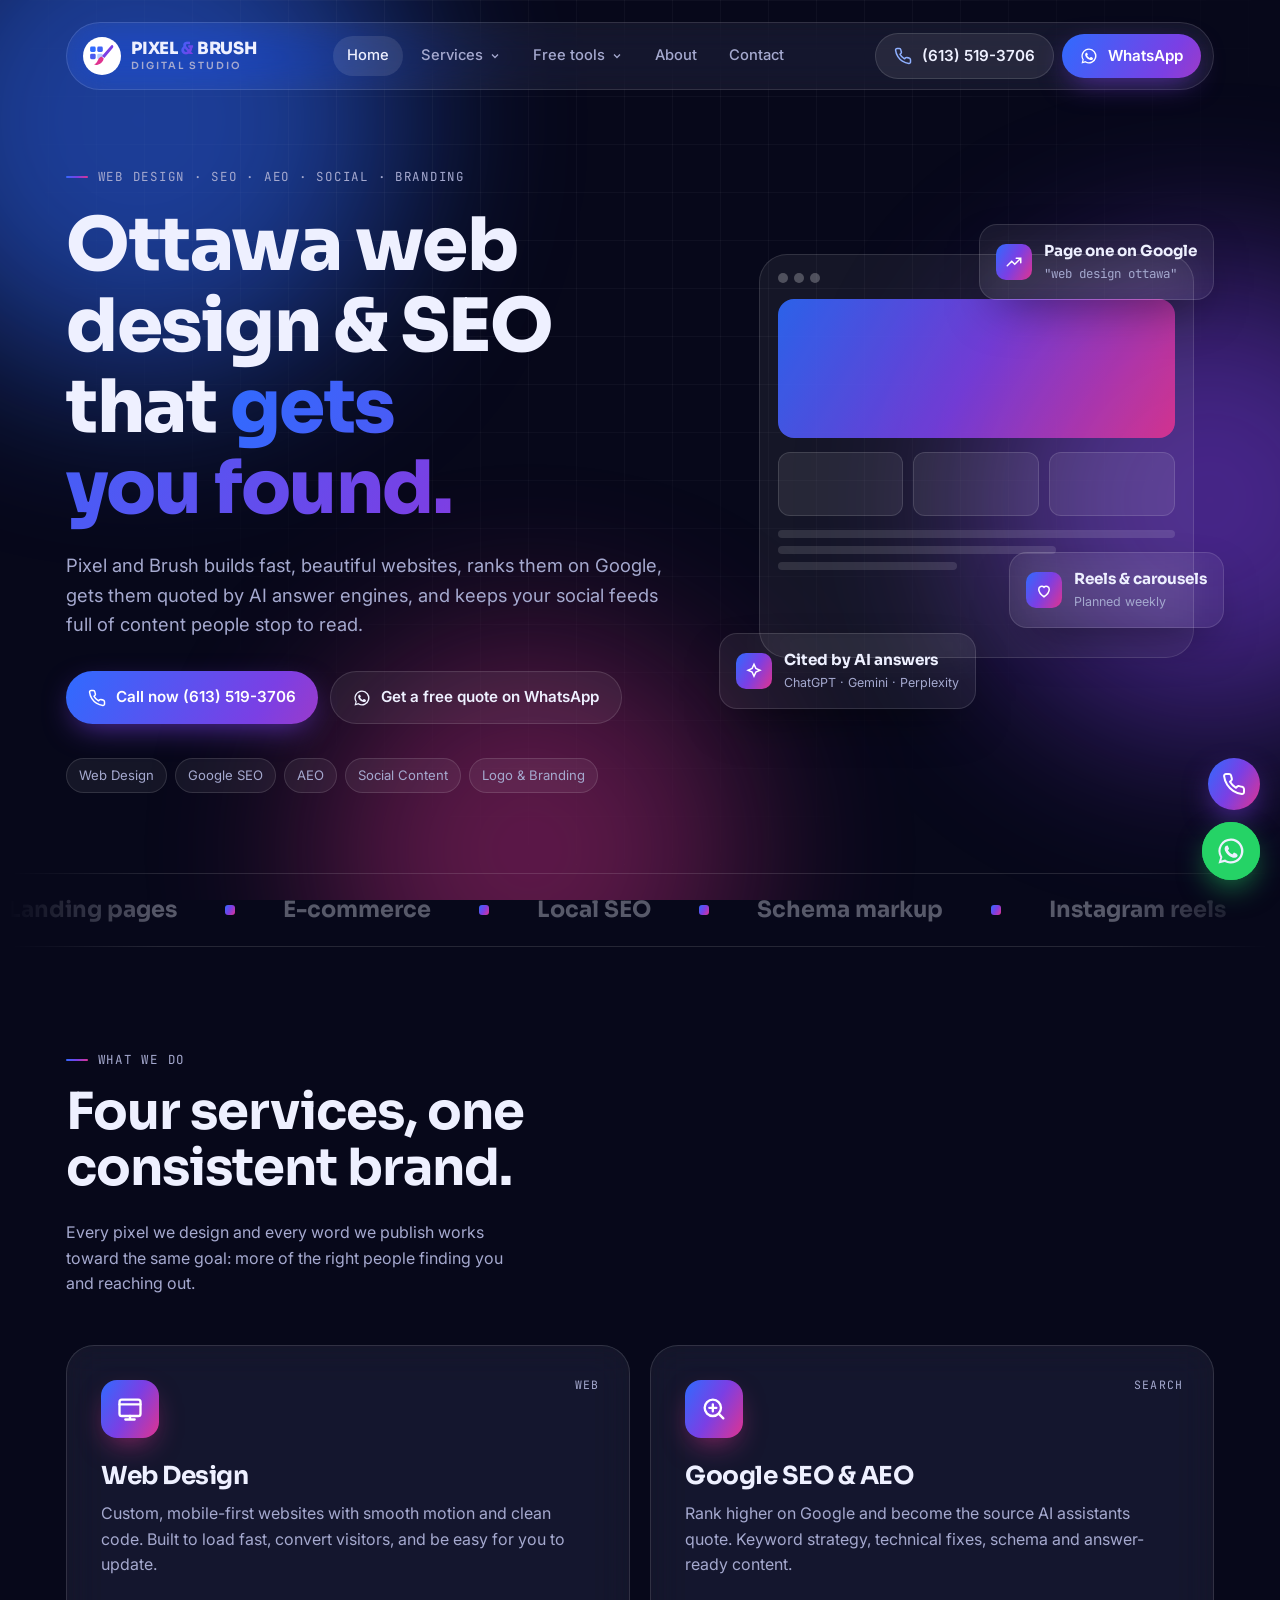
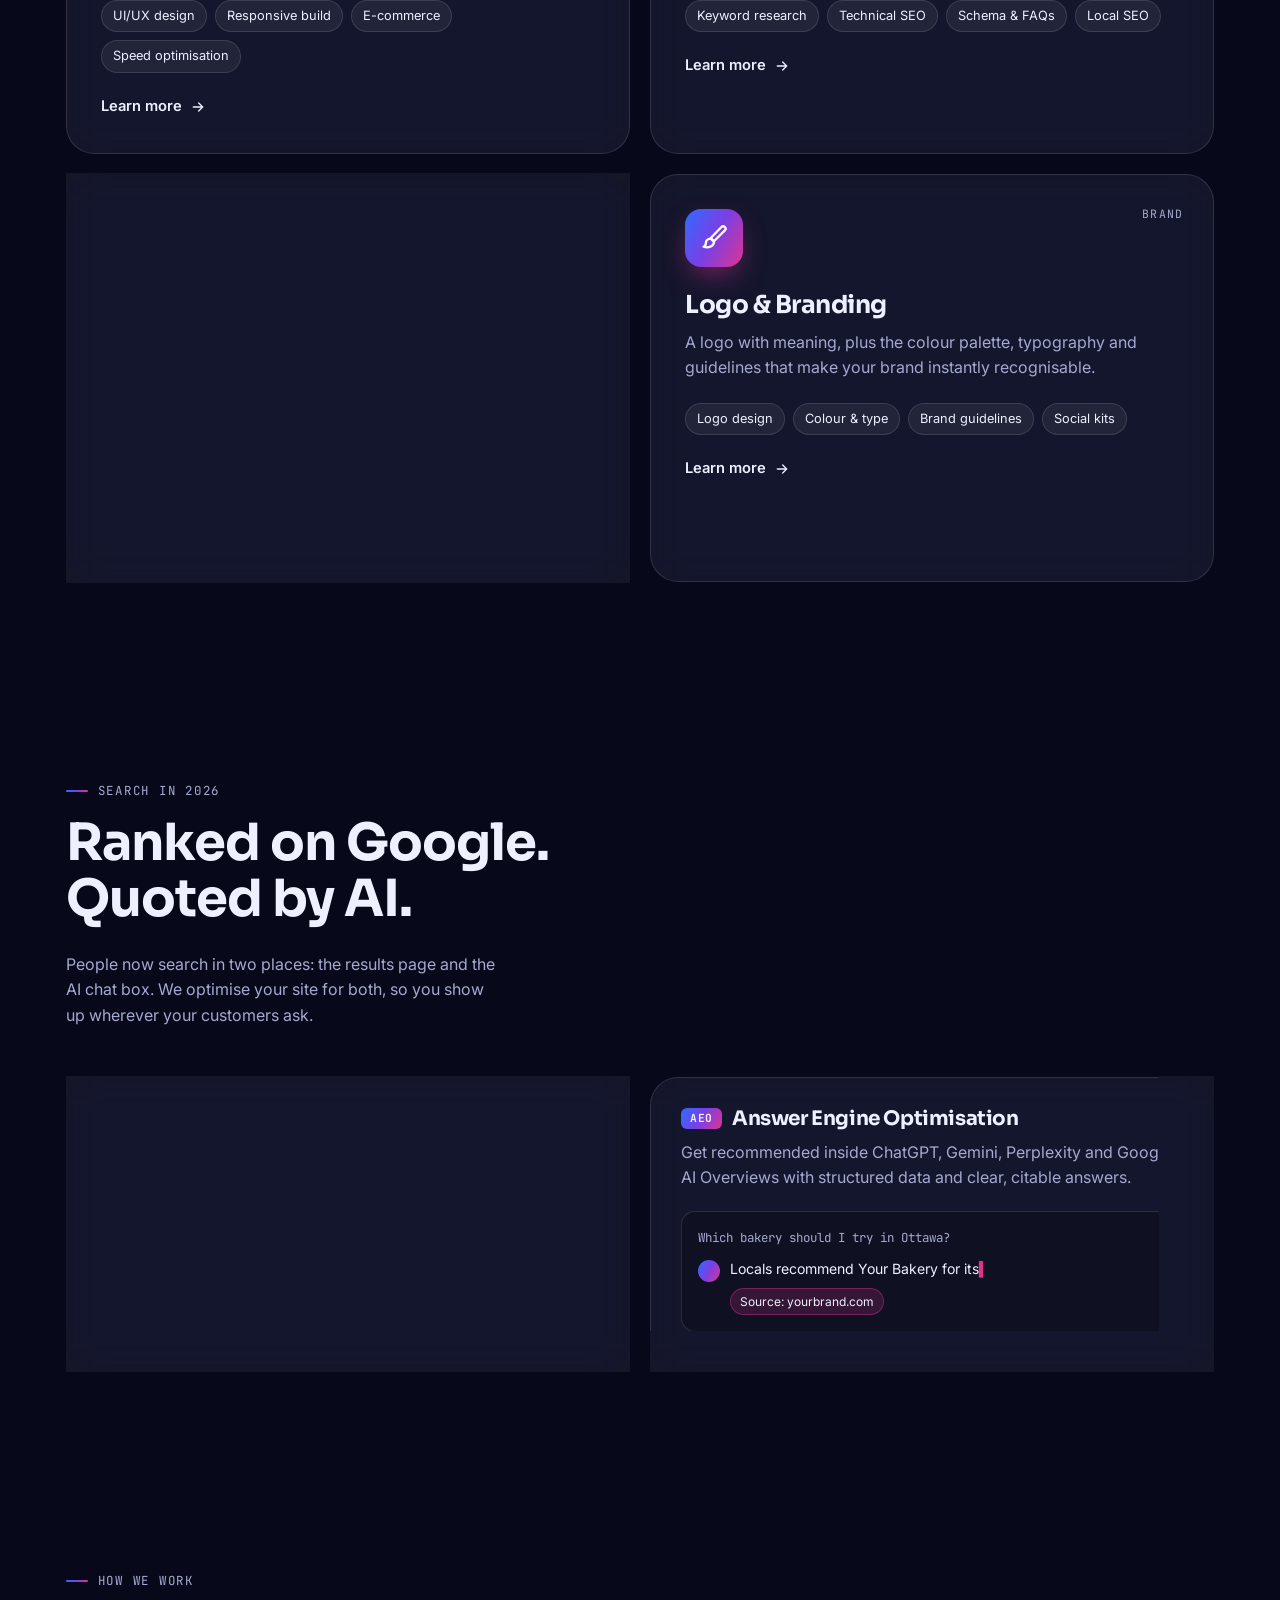
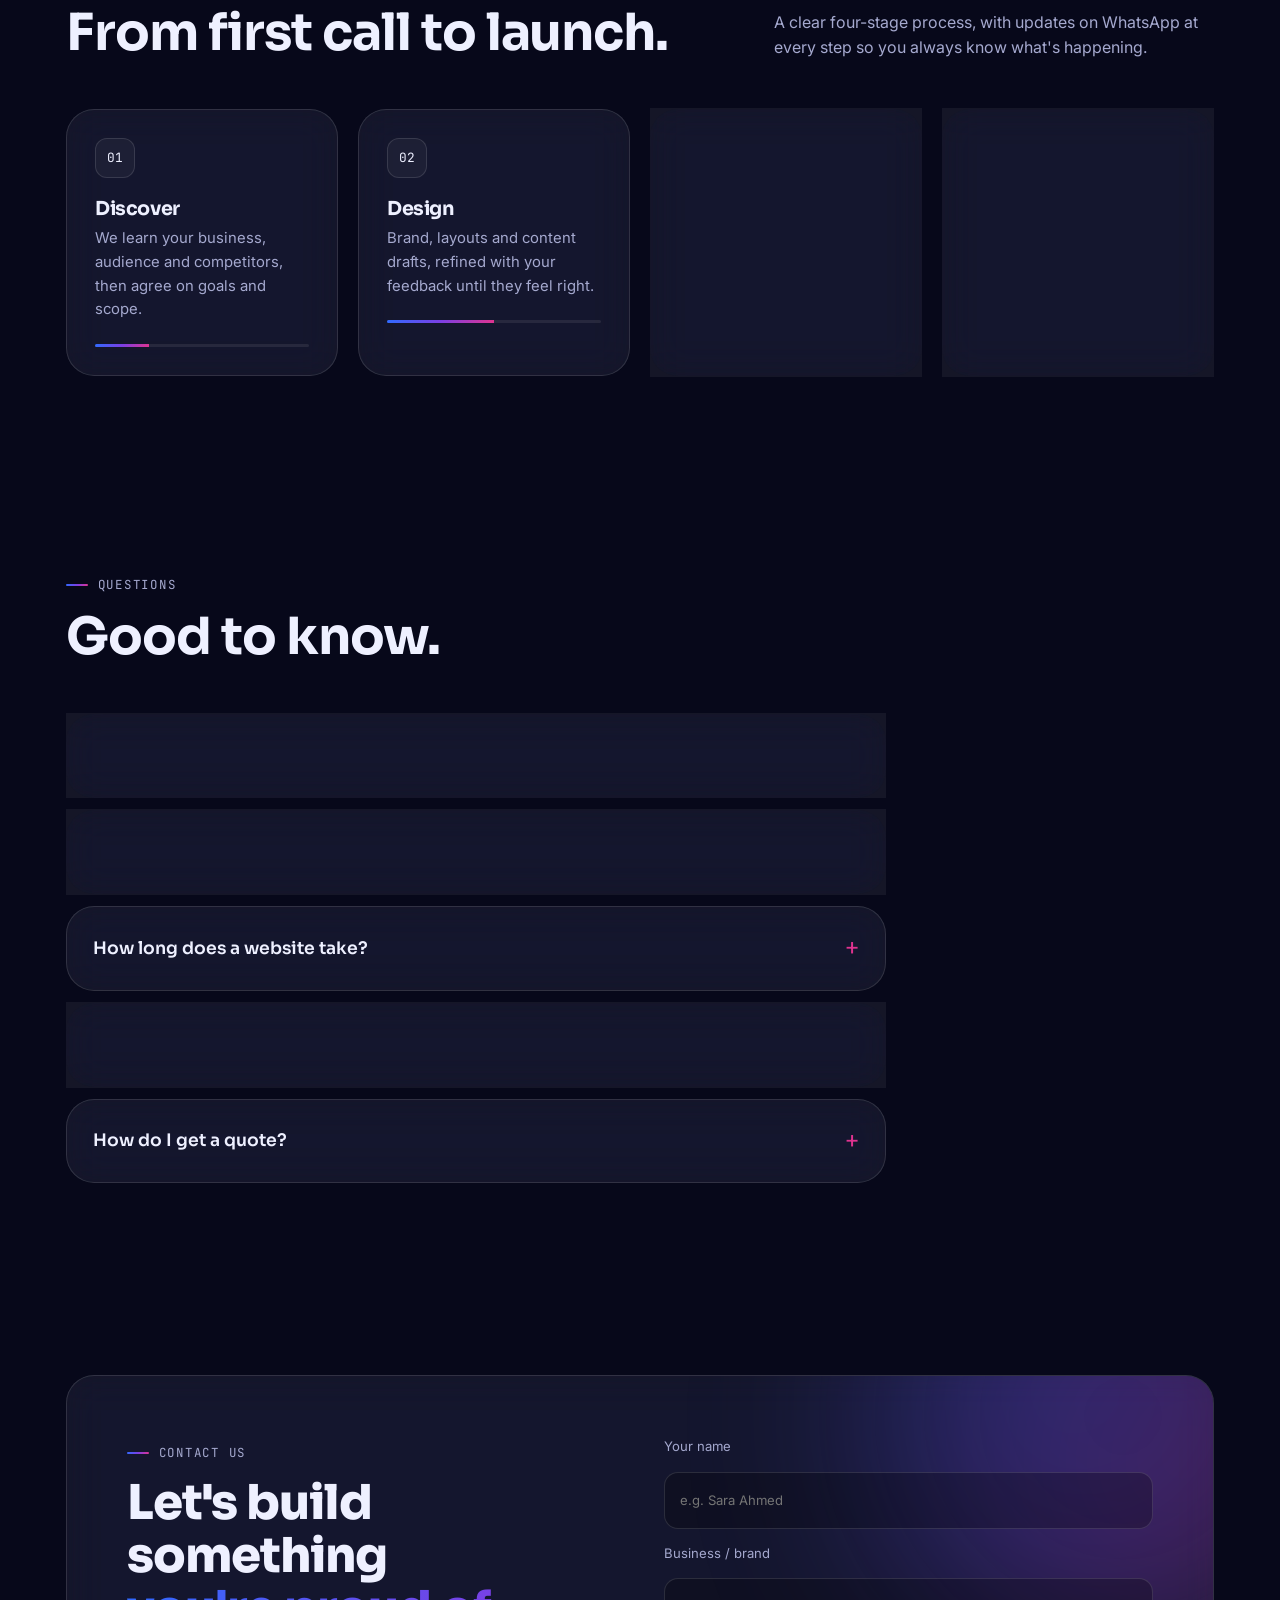
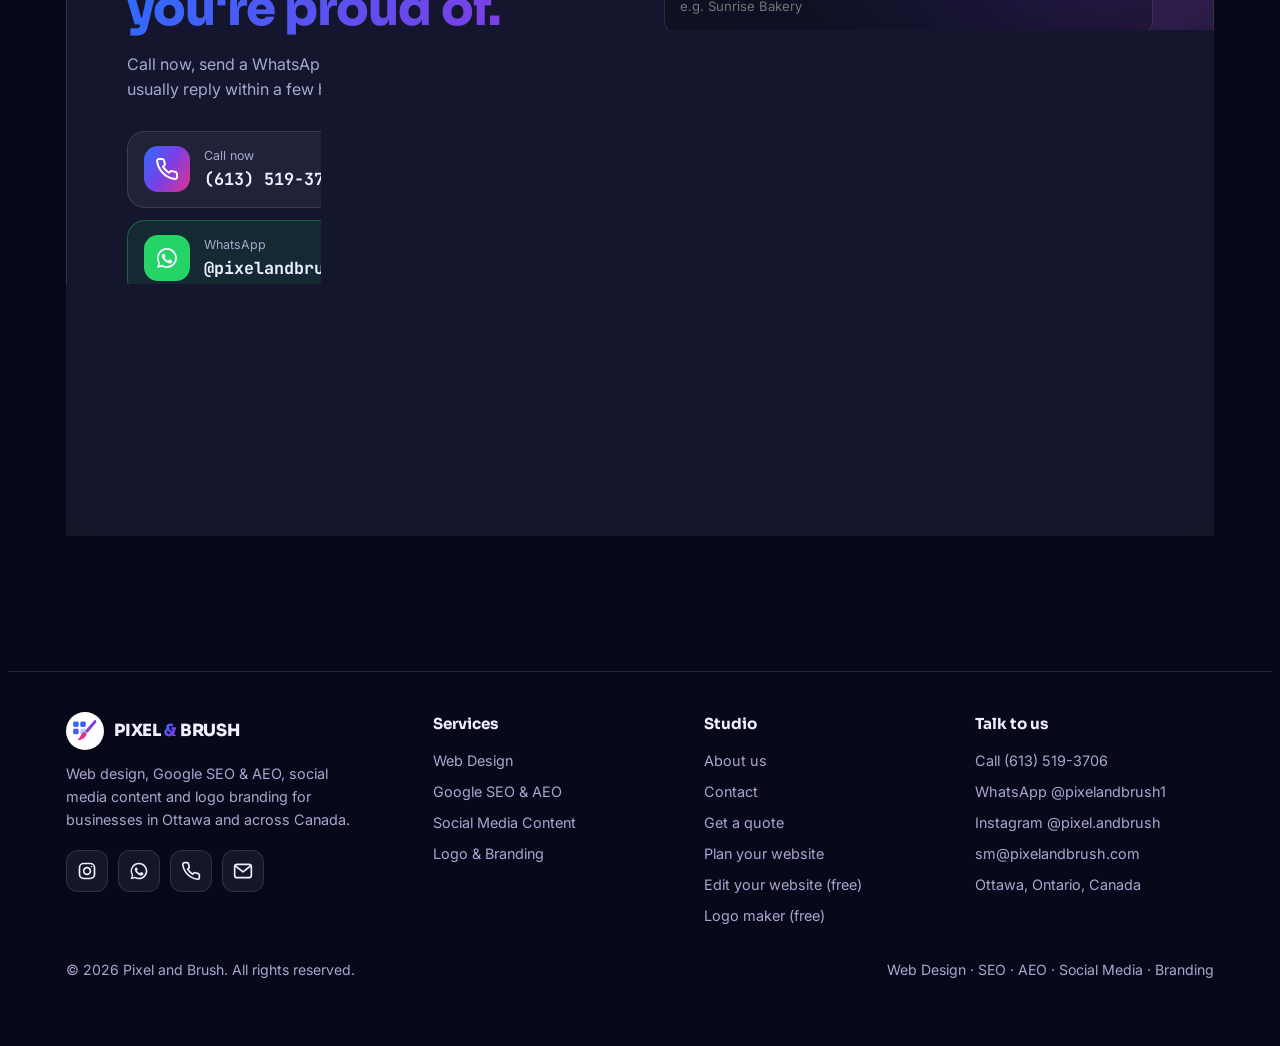
<file: index.html>
<!doctype html>
<html lang="en-CA">
<head>
<meta charset="utf-8">
<meta name="viewport" content="width=device-width, initial-scale=1, viewport-fit=cover">
<title>Pixel and Brush | Web Design, SEO &amp; AEO Agency in Ottawa</title>
<meta name="claude:viewport-fit-sides" content="cover">
<meta name="description" content="Pixel and Brush is a Ottawa digital studio for web design, Google SEO and AEO, social media content creation and logo branding. Call (613) 519-3706.">
<meta name="robots" content="index, follow, max-image-preview:large">
<link rel="canonical" href="https://pixelandbrush.com/">
<meta name="theme-color" content="#07081a">
<meta property="og:type" content="website">
<meta property="og:site_name" content="Pixel and Brush">
<meta property="og:title" content="Pixel and Brush | Web Design, SEO &amp; AEO Agency in Ottawa">
<meta property="og:description" content="Pixel and Brush is a Ottawa digital studio for web design, Google SEO and AEO, social media content creation and logo branding. Call (613) 519-3706.">
<meta property="og:url" content="https://pixelandbrush.com/">
<meta property="og:locale" content="en_CA">
<meta name="twitter:card" content="summary_large_image">
<meta name="geo.region" content="CA-ON">
<meta name="geo.placename" content="Ottawa">
<link rel="icon" href="assets/logo.svg" type="image/svg+xml">
<link rel="preconnect" href="https://fonts.googleapis.com">
<link rel="preconnect" href="https://fonts.gstatic.com" crossorigin>
<link rel="stylesheet" href="https://fonts.googleapis.com/css2?family=Sora:wght@500;600;700;800&family=Inter:wght@400;500;600&family=JetBrains+Mono:wght@500&display=swap">
<link rel="stylesheet" href="assets/style.css">
<script type="application/ld+json">{"@context": "https://schema.org", "@graph": [{"@type": "ProfessionalService", "@id": "https://pixelandbrush.com/#business", "name": "Pixel and Brush", "url": "https://pixelandbrush.com/", "logo": "https://pixelandbrush.com/assets/logo.svg", "image": "https://pixelandbrush.com/assets/logo.svg", "description": "Pixel and Brush is a digital studio in Ottawa offering web design, Google SEO and AEO, social media content creation, and logo and branding.", "telephone": "+16135193706", "email": "sm@pixelandbrush.com", "priceRange": "$$", "sameAs": ["https://www.instagram.com/pixel.andbrush"], "address": {"@type": "PostalAddress", "addressLocality": "Ottawa", "addressRegion": "ON", "addressCountry": "CA"}, "areaServed": [{"@type": "City", "name": "Ottawa"}, {"@type": "Country", "name": "Canada"}], "contactPoint": {"@type": "ContactPoint", "telephone": "+16135193706", "contactType": "customer support", "email": "sm@pixelandbrush.com", "availableLanguage": ["English"]}, "hasOfferCatalog": {"@type": "OfferCatalog", "name": "Digital services", "itemListElement": [{"@type": "Offer", "itemOffered": {"@type": "Service", "name": "Web Design", "url": "https://pixelandbrush.com/web-design.html"}}, {"@type": "Offer", "itemOffered": {"@type": "Service", "name": "Google SEO & AEO", "url": "https://pixelandbrush.com/seo-aeo.html"}}, {"@type": "Offer", "itemOffered": {"@type": "Service", "name": "Social Media Content", "url": "https://pixelandbrush.com/social-media-content.html"}}, {"@type": "Offer", "itemOffered": {"@type": "Service", "name": "Logo & Branding", "url": "https://pixelandbrush.com/logo-branding.html"}}]}}, {"@type": "WebPage", "@id": "https://pixelandbrush.com/#page", "url": "https://pixelandbrush.com/", "name": "Pixel and Brush | Web Design, SEO & AEO Agency in Ottawa", "description": "Pixel and Brush is a Ottawa digital studio for web design, Google SEO and AEO, social media content creation and logo branding. Call (613) 519-3706.", "isPartOf": {"@type": "WebSite", "@id": "https://pixelandbrush.com/#site", "url": "https://pixelandbrush.com/", "name": "Pixel and Brush"}, "about": {"@id": "https://pixelandbrush.com/#business"}}, {"@type": "FAQPage", "mainEntity": [{"@type": "Question", "name": "What services does Pixel and Brush offer?", "acceptedAnswer": {"@type": "Answer", "text": "We offer four services: custom web design, Google SEO and AEO (answer engine optimisation), social media content creation, and logo and branding. Most clients combine two or more so their brand looks and sounds the same everywhere."}}, {"@type": "Question", "name": "Do you work with businesses outside Ottawa?", "acceptedAnswer": {"@type": "Answer", "text": "Yes. We are based in Ottawa, Ontario and work with clients across Canada and internationally. Everything runs smoothly over phone, WhatsApp and video calls."}}, {"@type": "Question", "name": "How long does a website take?", "acceptedAnswer": {"@type": "Answer", "text": "A landing page usually takes 1 to 2 weeks. A full multi-page business website takes 3 to 5 weeks, depending on content and features."}}, {"@type": "Question", "name": "What is the difference between SEO and AEO?", "acceptedAnswer": {"@type": "Answer", "text": "SEO helps your website rank in Google search results. AEO (answer engine optimisation) structures your content so AI tools like ChatGPT, Gemini, Perplexity and Google AI Overviews understand it and recommend your business in their answers. We do both together."}}, {"@type": "Question", "name": "How do I get a quote?", "acceptedAnswer": {"@type": "Answer", "text": "Call us at (613) 519-3706 or send a WhatsApp message with a short description of your project. We reply with questions, a plan and a clear quote."}}]}]}</script>
</head>
<body>
<div class="ambient" aria-hidden="true"><div class="blob b1"></div><div class="blob b2"></div><div class="blob b3"></div></div>
<div class="grain" aria-hidden="true"></div>
<svg width="0" height="0" style="position:absolute" aria-hidden="true"><defs><symbol id="wa" viewBox="0 0 24 24"><path fill="currentColor" d="M12 2a10 10 0 0 0-8.6 15.1L2 22l5-1.3A10 10 0 1 0 12 2Zm0 18.2c-1.6 0-3.1-.4-4.4-1.2l-.3-.2-3 .8.8-2.9-.2-.3A8.2 8.2 0 1 1 12 20.2Zm4.5-6.1c-.2-.1-1.5-.7-1.7-.8-.2-.1-.4-.1-.6.1l-.8 1c-.1.2-.3.2-.5.1a6.7 6.7 0 0 1-3.3-2.9c-.3-.4.3-.4.8-1.3.1-.2 0-.3 0-.4l-.8-1.8c-.2-.5-.4-.4-.6-.4h-.5c-.2 0-.4.1-.7.3-.2.3-.9.9-.9 2.2s.9 2.5 1 2.7c.1.2 1.8 2.8 4.4 3.9 1.6.7 2.3.8 3.1.6.5-.1 1.5-.6 1.7-1.2.2-.6.2-1.1.2-1.2-.1-.1-.3-.2-.5-.3Z"/></symbol></defs></svg>
<header id="top"><div class="wrap"><nav class="nav glass" aria-label="Main">
<a class="brand" href="index.html" aria-label="Pixel and Brush home"><svg viewBox="0 0 48 48" aria-hidden="true"><circle cx="24" cy="24" r="24" fill="#fff"/><rect x="9" y="12" width="7" height="7" rx="1.8" fill="#2f6bff"/><rect x="18" y="12" width="7" height="7" rx="1.8" fill="#3d63f5"/><rect x="9" y="21" width="7" height="7" rx="1.8" fill="#4a5bef"/><rect x="18" y="21" width="7" height="7" rx="1.8" fill="#2f6bff" opacity=".35"/><path d="M37.5 10.5c1.2 1 1 2.6-.2 3.8L27 26.5l-3-2.6 11.3-12.9c.6-.7 1.5-1 2.2-.5Z" fill="#7b3fe4"/><path d="M23.2 24.6l3 2.7c-.6 3.4-3 6.6-7.6 7.7-1.6.4-3.3.3-4.6-.3 2.6-1 3.6-2.6 4.6-4.9 1-2.4 2.5-4.4 4.6-5.2Z" fill="#e0338f"/></svg><span>PIXEL <span class="grad-text">&amp;</span> BRUSH<small>DIGITAL STUDIO</small></span></a>
<div class="links" id="links">
<a href="index.html" aria-current="page">Home</a>
<div class="dd"><button type="button" aria-expanded="false" aria-haspopup="true">Services <svg width="12" height="12" viewBox="0 0 24 24" fill="none" stroke="currentColor" stroke-width="2.5"><path d="m6 9 6 6 6-6"/></svg></button><div class="dd-menu"><a href="web-design.html"><span><svg viewBox="0 0 24 24" fill="none" stroke="#fff" stroke-width="2" stroke-linecap="round" stroke-linejoin="round"><rect x="3" y="4" width="18" height="14" rx="2"/><path d="M3 8h18M8 21h8M12 18v3"/></svg></span><div>Web Design<small>Fast, custom websites that convert</small></div></a><a href="seo-aeo.html"><span><svg viewBox="0 0 24 24" fill="none" stroke="#fff" stroke-width="2" stroke-linecap="round"><circle cx="11" cy="11" r="7"/><path d="M20 20l-4-4M8 11h6M11 8v6"/></svg></span><div>Google SEO & AEO<small>Rank on Google, get cited by AI</small></div></a><a href="social-media-content.html"><span><svg viewBox="0 0 24 24" fill="none" stroke="#fff" stroke-width="2" stroke-linecap="round" stroke-linejoin="round"><rect x="3" y="3" width="18" height="18" rx="5"/><circle cx="12" cy="12" r="4"/><circle cx="17.5" cy="6.5" r=".8" fill="#fff"/></svg></span><div>Social Media Content<small>Reels, posts & monthly calendars</small></div></a><a href="logo-branding.html"><span><svg viewBox="0 0 24 24" fill="none" stroke="#fff" stroke-width="2" stroke-linecap="round" stroke-linejoin="round"><path d="M18.4 2.6a2 2 0 0 1 2.9 2.9L12 14.8 9.2 12z"/><path d="M9 12.5c-2.5 0-4 1.8-4 4 0 1.6-.8 2.6-2 3 4.5 1.5 9-.5 9-4.5z"/></svg></span><div>Logo & Branding<small>Logos and brand identity systems</small></div></a></div></div>
<div class="dd"><button type="button" aria-expanded="false" aria-haspopup="true">Free tools <svg width="12" height="12" viewBox="0 0 24 24" fill="none" stroke="currentColor" stroke-width="2.5"><path d="m6 9 6 6 6-6"/></svg></button><div class="dd-menu"><a href="website-planner.html"><span><svg viewBox="0 0 24 24" fill="none" stroke="#fff" stroke-width="2" stroke-linecap="round" stroke-linejoin="round"><rect x="3" y="4" width="18" height="16" rx="2"/><path d="M3 9h18M9 9v11"/></svg></span><div>Plan your website<small>Pick a look and sections, get a free quote</small></div></a><a href="website-editor.html"><span><svg viewBox="0 0 24 24" fill="none" stroke="#fff" stroke-width="2" stroke-linecap="round" stroke-linejoin="round"><path d="M12 20h9"/><path d="M16.5 3.5a2.1 2.1 0 0 1 3 3L7 19l-4 1 1-4z"/></svg></span><div>Edit your website<small>Upload your code and edit it without coding</small></div></a><a href="logo-maker.html"><span><svg viewBox="0 0 24 24" fill="none" stroke="#fff" stroke-width="2" stroke-linecap="round" stroke-linejoin="round"><circle cx="9" cy="9" r="5"/><path d="M14 13l7 7H11z"/></svg></span><div>Design your logo<small>Sketch a logo idea with brush and shapes</small></div></a></div></div>
<a href="about.html">About</a>
<a href="contact.html">Contact</a>
</div>
<div class="nav-actions">
<a class="btn btn-call" href="tel:+16135193706" aria-label="Call now (613) 519-3706"><svg viewBox="0 0 24 24" fill="none" stroke="currentColor" stroke-width="2" stroke-linecap="round" stroke-linejoin="round"><path d="M22 16.9v3a2 2 0 0 1-2.2 2 19.8 19.8 0 0 1-8.6-3.1 19.5 19.5 0 0 1-6-6A19.8 19.8 0 0 1 2.1 4.2 2 2 0 0 1 4.1 2h3a2 2 0 0 1 2 1.7c.1.9.4 1.8.7 2.7a2 2 0 0 1-.5 2.1L8 9.8a16 16 0 0 0 6 6l1.3-1.3a2 2 0 0 1 2.1-.4c.9.3 1.8.6 2.7.7a2 2 0 0 1 1.7 2z"/></svg><span class="num">(613) 519-3706</span></a>
<a class="btn btn-grad" href="https://wa.me/pixelandbrush1" target="_blank" rel="noopener"><svg viewBox="0 0 24 24" fill="currentColor" aria-hidden="true"><use href="#wa"/></svg><span>WhatsApp</span></a>
<button class="menu-btn" id="menuBtn" aria-label="Open menu" aria-expanded="false" aria-controls="links"><svg viewBox="0 0 24 24" width="20" height="20" fill="none" stroke="currentColor" stroke-width="2" stroke-linecap="round" aria-hidden="true"><path d="M4 7h16M4 12h16M4 17h10"/></svg></button>
</div></nav></div></header>
<main>
<div class="wrap"><div class="hero">
<div><span class="eyebrow load">Web Design · SEO · AEO · Social · Branding</span>
<h1 class="load d1">Ottawa web design &amp; SEO that <span class="grad-text">gets you found.</span></h1>
<p class="lead load d2">Pixel and Brush builds fast, beautiful websites, ranks them on Google, gets them quoted by AI answer engines, and keeps your social feeds full of content people stop to read.</p>
<div class="load d3"><div class="ctas"><a class="btn btn-grad" href="tel:+16135193706"><svg viewBox="0 0 24 24" fill="none" stroke="currentColor" stroke-width="2" stroke-linecap="round" stroke-linejoin="round"><path d="M22 16.9v3a2 2 0 0 1-2.2 2 19.8 19.8 0 0 1-8.6-3.1 19.5 19.5 0 0 1-6-6A19.8 19.8 0 0 1 2.1 4.2 2 2 0 0 1 4.1 2h3a2 2 0 0 1 2 1.7c.1.9.4 1.8.7 2.7a2 2 0 0 1-.5 2.1L8 9.8a16 16 0 0 0 6 6l1.3-1.3a2 2 0 0 1 2.1-.4c.9.3 1.8.6 2.7.7a2 2 0 0 1 1.7 2z"/></svg>Call now (613) 519-3706</a>
<a class="btn btn-ghost" href="https://wa.me/pixelandbrush1" target="_blank" rel="noopener"><svg viewBox="0 0 24 24" fill="currentColor" aria-hidden="true"><use href="#wa"/></svg>Get a free quote on WhatsApp</a></div></div>
<div class="tags load d4"><a class="tag" href="web-design.html">Web Design</a><a class="tag" href="seo-aeo.html">Google SEO</a><a class="tag" href="seo-aeo.html">AEO</a><a class="tag" href="social-media-content.html">Social Content</a><a class="tag" href="logo-branding.html">Logo &amp; Branding</a></div></div>
<div class="stage load d3" aria-hidden="true">
<div class="mock glass"><div class="bar"><i></i><i></i><i></i></div><div class="hero-block"></div><div class="rows"><span></span><span></span><span></span></div><div class="lines"><b></b><b></b><b></b></div></div>
<div class="chip glass c1"><div class="ico"><svg viewBox="0 0 24 24" fill="none" stroke="#fff" stroke-width="2" stroke-linecap="round"><path d="M3 17l6-6 4 4 8-8M15 7h6v6"/></svg></div><div><strong>Page one on Google</strong><span class="serp">"web design ottawa"</span></div></div>
<div class="chip glass c2"><div class="ico"><svg viewBox="0 0 24 24" fill="none" stroke="#fff" stroke-width="2" stroke-linecap="round"><path d="M12 3l2.5 5.5L20 11l-5.5 2.5L12 19l-2.5-5.5L4 11l5.5-2.5z"/></svg></div><div><strong>Cited by AI answers</strong><span>ChatGPT · Gemini · Perplexity</span></div></div>
<div class="chip glass c3"><div class="ico"><svg viewBox="0 0 24 24" fill="none" stroke="#fff" stroke-width="2" stroke-linecap="round"><path d="M12 21s-7-4.5-7-10a4 4 0 0 1 7-2.6A4 4 0 0 1 19 11c0 5.5-7 10-7 10z"/></svg></div><div><strong>Reels &amp; carousels</strong><span>Planned weekly</span></div></div>
</div></div></div>
<div class="marquee" aria-hidden="true"><div class="track"><span>Landing pages</span><span>E-commerce</span><span>Local SEO</span><span>Schema markup</span><span>Instagram reels</span><span>Brand guidelines</span><span>Logo systems</span><span>Google Business Profile</span><span>Landing pages</span><span>E-commerce</span><span>Local SEO</span><span>Schema markup</span><span>Instagram reels</span><span>Brand guidelines</span><span>Logo systems</span><span>Google Business Profile</span></div></div>
<section id="services"><div class="wrap"><div class="sec-head reveal"><div><span class="eyebrow">What we do</span><h2>Four services, one consistent brand.</h2></div><p>Every pixel we design and every word we publish works toward the same goal: more of the right people finding you and reaching out.</p></div><div class="services"><article class="card glass reveal"><span class="kicker">WEB</span><div class="icon"><svg viewBox="0 0 24 24" fill="none" stroke="#fff" stroke-width="2" stroke-linecap="round" stroke-linejoin="round"><rect x="3" y="4" width="18" height="14" rx="2"/><path d="M3 8h18M8 21h8M12 18v3"/></svg></div>
<h3><a href="web-design.html">Web Design</a></h3><p>Custom, mobile-first websites with smooth motion and clean code. Built to load fast, convert visitors, and be easy for you to update.</p><ul><li>UI/UX design</li><li>Responsive build</li><li>E-commerce</li><li>Speed optimisation</li></ul>
<span class="more">Learn more <svg viewBox="0 0 24 24" fill="none" stroke="currentColor" stroke-width="2" stroke-linecap="round" aria-hidden="true"><path d="M5 12h14M13 6l6 6-6 6"/></svg></span></article><article class="card glass reveal"><span class="kicker">SEARCH</span><div class="icon"><svg viewBox="0 0 24 24" fill="none" stroke="#fff" stroke-width="2" stroke-linecap="round"><circle cx="11" cy="11" r="7"/><path d="M20 20l-4-4M8 11h6M11 8v6"/></svg></div>
<h3><a href="seo-aeo.html">Google SEO & AEO</a></h3><p>Rank higher on Google and become the source AI assistants quote. Keyword strategy, technical fixes, schema and answer-ready content.</p><ul><li>Keyword research</li><li>Technical SEO</li><li>Schema & FAQs</li><li>Local SEO</li></ul>
<span class="more">Learn more <svg viewBox="0 0 24 24" fill="none" stroke="currentColor" stroke-width="2" stroke-linecap="round" aria-hidden="true"><path d="M5 12h14M13 6l6 6-6 6"/></svg></span></article><article class="card glass reveal"><span class="kicker">SOCIAL</span><div class="icon"><svg viewBox="0 0 24 24" fill="none" stroke="#fff" stroke-width="2" stroke-linecap="round" stroke-linejoin="round"><rect x="3" y="3" width="18" height="18" rx="5"/><circle cx="12" cy="12" r="4"/><circle cx="17.5" cy="6.5" r=".8" fill="#fff"/></svg></div>
<h3><a href="social-media-content.html">Social Media Content</a></h3><p>Scroll-stopping posts, reels and carousels in your brand style, with captions and a content calendar that keeps you posting consistently.</p><ul><li>Reels & shorts</li><li>Carousels</li><li>Captions & hashtags</li><li>Monthly calendar</li></ul>
<span class="more">Learn more <svg viewBox="0 0 24 24" fill="none" stroke="currentColor" stroke-width="2" stroke-linecap="round" aria-hidden="true"><path d="M5 12h14M13 6l6 6-6 6"/></svg></span></article><article class="card glass reveal"><span class="kicker">BRAND</span><div class="icon"><svg viewBox="0 0 24 24" fill="none" stroke="#fff" stroke-width="2" stroke-linecap="round" stroke-linejoin="round"><path d="M18.4 2.6a2 2 0 0 1 2.9 2.9L12 14.8 9.2 12z"/><path d="M9 12.5c-2.5 0-4 1.8-4 4 0 1.6-.8 2.6-2 3 4.5 1.5 9-.5 9-4.5z"/></svg></div>
<h3><a href="logo-branding.html">Logo & Branding</a></h3><p>A logo with meaning, plus the colour palette, typography and guidelines that make your brand instantly recognisable.</p><ul><li>Logo design</li><li>Colour & type</li><li>Brand guidelines</li><li>Social kits</li></ul>
<span class="more">Learn more <svg viewBox="0 0 24 24" fill="none" stroke="currentColor" stroke-width="2" stroke-linecap="round" aria-hidden="true"><path d="M5 12h14M13 6l6 6-6 6"/></svg></span></article></div></div></section>
<section id="aeo"><div class="wrap"><div class="sec-head reveal"><div><span class="eyebrow">Search in 2026</span><h2>Ranked on Google. Quoted by AI.</h2></div><p>People now search in two places: the results page and the AI chat box. We optimise your site for both, so you show up wherever your customers ask.</p></div><div class="split">
<div class="answer glass reveal"><h3><em>SEO</em> Search Engine Optimisation</h3><p>Win the click on Google with fast pages, the right keywords, strong backlinks and a complete Google Business Profile.</p>
<div class="query"><div class="q">best bakery in ottawa</div><div class="res"><small>yourbrand.com › menu</small><a href="seo-aeo.html">Your Bakery · Fresh Sourdough Baked Daily</a><p style="margin-top:4px;color:var(--muted);font-size:.82rem">★★★★★ Open now · Order online for same-day pickup</p></div></div></div>
<div class="answer glass reveal"><h3><em>AEO</em> Answer Engine Optimisation</h3><p>Get recommended inside ChatGPT, Gemini, Perplexity and Google AI Overviews with structured data and clear, citable answers.</p>
<div class="query"><div class="q">Which bakery should I try in Ottawa?</div><div class="ai-line"><span class="ai-dot"></span><div><span id="typed" class="typing" data-text="Locals recommend Your Bakery for its fresh sourdough, baked daily and available for same-day pickup."></span><br><span class="cite">Source: yourbrand.com</span></div></div></div></div>
</div></div></section>
<section id="process"><div class="wrap"><div class="sec-head reveal"><div><span class="eyebrow">How we work</span><h2>From first call to launch.</h2></div><p>A clear four-stage process, with updates on WhatsApp at every step so you always know what's happening.</p></div><div class="steps"><div class="step glass reveal"><div class="n">01</div><h3>Discover</h3><p>We learn your business, audience and competitors, then agree on goals and scope.</p><div class="bar"><i style="--w:25%"></i></div></div><div class="step glass reveal"><div class="n">02</div><h3>Design</h3><p>Brand, layouts and content drafts, refined with your feedback until they feel right.</p><div class="bar"><i style="--w:50%"></i></div></div><div class="step glass reveal"><div class="n">03</div><h3>Build &amp; launch</h3><p>Development, SEO setup, schema and testing on every device before going live.</p><div class="bar"><i style="--w:75%"></i></div></div><div class="step glass reveal"><div class="n">04</div><h3>Grow</h3><p>Ongoing content, ranking reports and improvements that compound month after month.</p><div class="bar"><i style="--w:100%"></i></div></div></div></div></section>
<section id="faq"><div class="wrap"><div class="sec-head reveal"><div><span class="eyebrow">Questions</span><h2>Good to know.</h2></div></div><div class="faq"><details class="glass reveal"><summary>What services does Pixel and Brush offer?</summary><p>We offer four services: custom web design, Google SEO and AEO (answer engine optimisation), social media content creation, and logo and branding. Most clients combine two or more so their brand looks and sounds the same everywhere.</p></details><details class="glass reveal"><summary>Do you work with businesses outside Ottawa?</summary><p>Yes. We are based in Ottawa, Ontario and work with clients across Canada and internationally. Everything runs smoothly over phone, WhatsApp and video calls.</p></details><details class="glass reveal"><summary>How long does a website take?</summary><p>A landing page usually takes 1 to 2 weeks. A full multi-page business website takes 3 to 5 weeks, depending on content and features.</p></details><details class="glass reveal"><summary>What is the difference between SEO and AEO?</summary><p>SEO helps your website rank in Google search results. AEO (answer engine optimisation) structures your content so AI tools like ChatGPT, Gemini, Perplexity and Google AI Overviews understand it and recommend your business in their answers. We do both together.</p></details><details class="glass reveal"><summary>How do I get a quote?</summary><p>Call us at (613) 519-3706 or send a WhatsApp message with a short description of your project. We reply with questions, a plan and a clear quote.</p></details></div></div></section>
<section id="quote"><div class="wrap"><div class="contact glass reveal">
<div><span class="eyebrow">Contact us</span><h2>Let's build something <span class="grad-text">you're proud of.</span></h2>
<p class="sub">Call now, send a WhatsApp message or email us. We usually reply within a few hours.</p>
<div class="contact-ways">
<div class="way call"><div class="ic" style="color:#fff"><svg viewBox="0 0 24 24" fill="none" stroke="currentColor" stroke-width="2" stroke-linecap="round" stroke-linejoin="round"><path d="M22 16.9v3a2 2 0 0 1-2.2 2 19.8 19.8 0 0 1-8.6-3.1 19.5 19.5 0 0 1-6-6A19.8 19.8 0 0 1 2.1 4.2 2 2 0 0 1 4.1 2h3a2 2 0 0 1 2 1.7c.1.9.4 1.8.7 2.7a2 2 0 0 1-.5 2.1L8 9.8a16 16 0 0 0 6 6l1.3-1.3a2 2 0 0 1 2.1-.4c.9.3 1.8.6 2.7.7a2 2 0 0 1 1.7 2z"/></svg></div><div class="who"><span>Call now</span><strong>(613) 519-3706</strong></div><a class="copy" href="tel:+16135193706">Call</a></div>
<div class="way wa-way"><div class="ic"><svg viewBox="0 0 24 24" fill="#fff" aria-hidden="true"><use href="#wa"/></svg></div><div class="who"><span>WhatsApp</span><strong>@pixelandbrush1</strong></div><a class="copy" href="https://wa.me/pixelandbrush1" target="_blank" rel="noopener">Chat</a></div>
<div class="way ig-way"><div class="ic"><svg viewBox="0 0 24 24" fill="none" stroke="currentColor" stroke-width="2" stroke-linecap="round" stroke-linejoin="round"><rect x="3" y="3" width="18" height="18" rx="5"/><circle cx="12" cy="12" r="4"/><circle cx="17.5" cy="6.5" r=".9" fill="currentColor" stroke="none"/></svg></div><div class="who"><span>Instagram · see our work</span><strong>@pixel.andbrush</strong></div><a class="copy" href="https://www.instagram.com/pixel.andbrush" target="_blank" rel="noopener me">Follow</a></div>
<div class="way mail-way"><div class="ic"><svg viewBox="0 0 24 24" fill="none" stroke="currentColor" stroke-width="2" stroke-linecap="round" stroke-linejoin="round"><rect x="2" y="4" width="20" height="16" rx="3"/><path d="m3 6 9 7 9-7"/></svg></div><div class="who"><span>Email support</span><strong>sm@pixelandbrush.com</strong></div><a class="copy" href="mailto:sm@pixelandbrush.com">Email</a></div>
</div></div>
<form id="waForm" novalidate>
<label for="name">Your name<input id="name" name="name" autocomplete="name" placeholder="e.g. Sara Ahmed" required></label>
<label for="biz">Business / brand<input id="biz" name="biz" autocomplete="organization" placeholder="e.g. Sunrise Bakery"></label>
<fieldset style="border:0;padding:0;margin:0;display:grid;gap:8px"><legend style="font-size:.82rem;color:var(--muted);margin-bottom:8px">I'm interested in</legend>
<div class="svc-pick">
<label><input type="checkbox" id="s1" value="Web Design" checked><span>Web Design</span></label>
<label><input type="checkbox" id="s2" value="Google SEO & AEO"><span>SEO &amp; AEO</span></label>
<label><input type="checkbox" id="s3" value="Social Media Content"><span>Social Content</span></label>
<label><input type="checkbox" id="s4" value="Logo & Branding"><span>Logo &amp; Branding</span></label>
</div></fieldset>
<label for="msg">Project details<textarea id="msg" name="msg" placeholder="What are you looking for? Any deadline or budget in mind?"></textarea></label>
<button class="btn btn-wa" type="submit"><svg viewBox="0 0 24 24" fill="currentColor" aria-hidden="true"><use href="#wa"/></svg>Send on WhatsApp</button>
<p class="note" id="note" role="status"></p>
</form></div></div></section>
</main>
<footer><div class="wrap">
<div class="foot-grid">
<div><a class="brand" href="index.html"><svg viewBox="0 0 48 48" aria-hidden="true"><circle cx="24" cy="24" r="24" fill="#fff"/><rect x="9" y="12" width="7" height="7" rx="1.8" fill="#2f6bff"/><rect x="18" y="12" width="7" height="7" rx="1.8" fill="#3d63f5"/><rect x="9" y="21" width="7" height="7" rx="1.8" fill="#4a5bef"/><rect x="18" y="21" width="7" height="7" rx="1.8" fill="#2f6bff" opacity=".35"/><path d="M37.5 10.5c1.2 1 1 2.6-.2 3.8L27 26.5l-3-2.6 11.3-12.9c.6-.7 1.5-1 2.2-.5Z" fill="#7b3fe4"/><path d="M23.2 24.6l3 2.7c-.6 3.4-3 6.6-7.6 7.7-1.6.4-3.3.3-4.6-.3 2.6-1 3.6-2.6 4.6-4.9 1-2.4 2.5-4.4 4.6-5.2Z" fill="#e0338f"/></svg><span>PIXEL <span class="grad-text">&amp;</span> BRUSH</span></a>
<p>Web design, Google SEO &amp; AEO, social media content and logo branding for businesses in Ottawa and across Canada.</p><div class="socials"><a href="https://www.instagram.com/pixel.andbrush" target="_blank" rel="noopener me" aria-label="Pixel and Brush on Instagram"><svg viewBox="0 0 24 24" fill="none" stroke="currentColor" stroke-width="2" stroke-linecap="round" stroke-linejoin="round"><rect x="3" y="3" width="18" height="18" rx="5"/><circle cx="12" cy="12" r="4"/><circle cx="17.5" cy="6.5" r=".9" fill="currentColor" stroke="none"/></svg></a><a href="https://wa.me/pixelandbrush1" target="_blank" rel="noopener" aria-label="WhatsApp"><svg viewBox="0 0 24 24" fill="currentColor" aria-hidden="true"><use href="#wa"/></svg></a><a href="tel:+16135193706" aria-label="Call (613) 519-3706"><svg viewBox="0 0 24 24" fill="none" stroke="currentColor" stroke-width="2" stroke-linecap="round" stroke-linejoin="round"><path d="M22 16.9v3a2 2 0 0 1-2.2 2 19.8 19.8 0 0 1-8.6-3.1 19.5 19.5 0 0 1-6-6A19.8 19.8 0 0 1 2.1 4.2 2 2 0 0 1 4.1 2h3a2 2 0 0 1 2 1.7c.1.9.4 1.8.7 2.7a2 2 0 0 1-.5 2.1L8 9.8a16 16 0 0 0 6 6l1.3-1.3a2 2 0 0 1 2.1-.4c.9.3 1.8.6 2.7.7a2 2 0 0 1 1.7 2z"/></svg></a><a href="mailto:sm@pixelandbrush.com" aria-label="Email sm@pixelandbrush.com"><svg viewBox="0 0 24 24" fill="none" stroke="currentColor" stroke-width="2" stroke-linecap="round" stroke-linejoin="round"><rect x="2" y="4" width="20" height="16" rx="3"/><path d="m3 6 9 7 9-7"/></svg></a></div></div>
<div><h4>Services</h4><ul><li><a href="web-design.html">Web Design</a></li><li><a href="seo-aeo.html">Google SEO & AEO</a></li><li><a href="social-media-content.html">Social Media Content</a></li><li><a href="logo-branding.html">Logo & Branding</a></li></ul></div>
<div><h4>Studio</h4><ul><li><a href="about.html">About us</a></li><li><a href="contact.html">Contact</a></li><li><a href="contact.html#quote">Get a quote</a></li><li><a href="website-planner.html">Plan your website</a></li><li><a href="website-editor.html">Edit your website (free)</a></li><li><a href="logo-maker.html">Logo maker (free)</a></li></ul></div>
<div><h4>Talk to us</h4><ul><li><a href="tel:+16135193706">Call (613) 519-3706</a></li><li><a href="https://wa.me/pixelandbrush1" target="_blank" rel="noopener">WhatsApp @pixelandbrush1</a></li><li><a href="https://www.instagram.com/pixel.andbrush" target="_blank" rel="noopener me">Instagram @pixel.andbrush</a></li><li><a href="mailto:sm@pixelandbrush.com">sm@pixelandbrush.com</a></li><li>Ottawa, Ontario, Canada</li></ul></div>
</div>
<div class="foot"><span>© <span id="yr">2026</span> Pixel and Brush. All rights reserved.</span><span>Web Design · SEO · AEO · Social Media · Branding</span></div>
</div></footer>
<a class="fab-call" href="tel:+16135193706" aria-label="Call now (613) 519-3706"><span style="color:#fff;display:grid"><svg viewBox="0 0 24 24" fill="none" stroke="currentColor" stroke-width="2" stroke-linecap="round" stroke-linejoin="round"><path d="M22 16.9v3a2 2 0 0 1-2.2 2 19.8 19.8 0 0 1-8.6-3.1 19.5 19.5 0 0 1-6-6A19.8 19.8 0 0 1 2.1 4.2 2 2 0 0 1 4.1 2h3a2 2 0 0 1 2 1.7c.1.9.4 1.8.7 2.7a2 2 0 0 1-.5 2.1L8 9.8a16 16 0 0 0 6 6l1.3-1.3a2 2 0 0 1 2.1-.4c.9.3 1.8.6 2.7.7a2 2 0 0 1 1.7 2z"/></svg></span></a>
<a class="fab" href="https://wa.me/pixelandbrush1" target="_blank" rel="noopener" aria-label="Chat on WhatsApp"><svg viewBox="0 0 24 24" fill="#fff" aria-hidden="true"><use href="#wa"/></svg></a>
<script src="assets/main.js"></script>
</body>
</html>
</file>
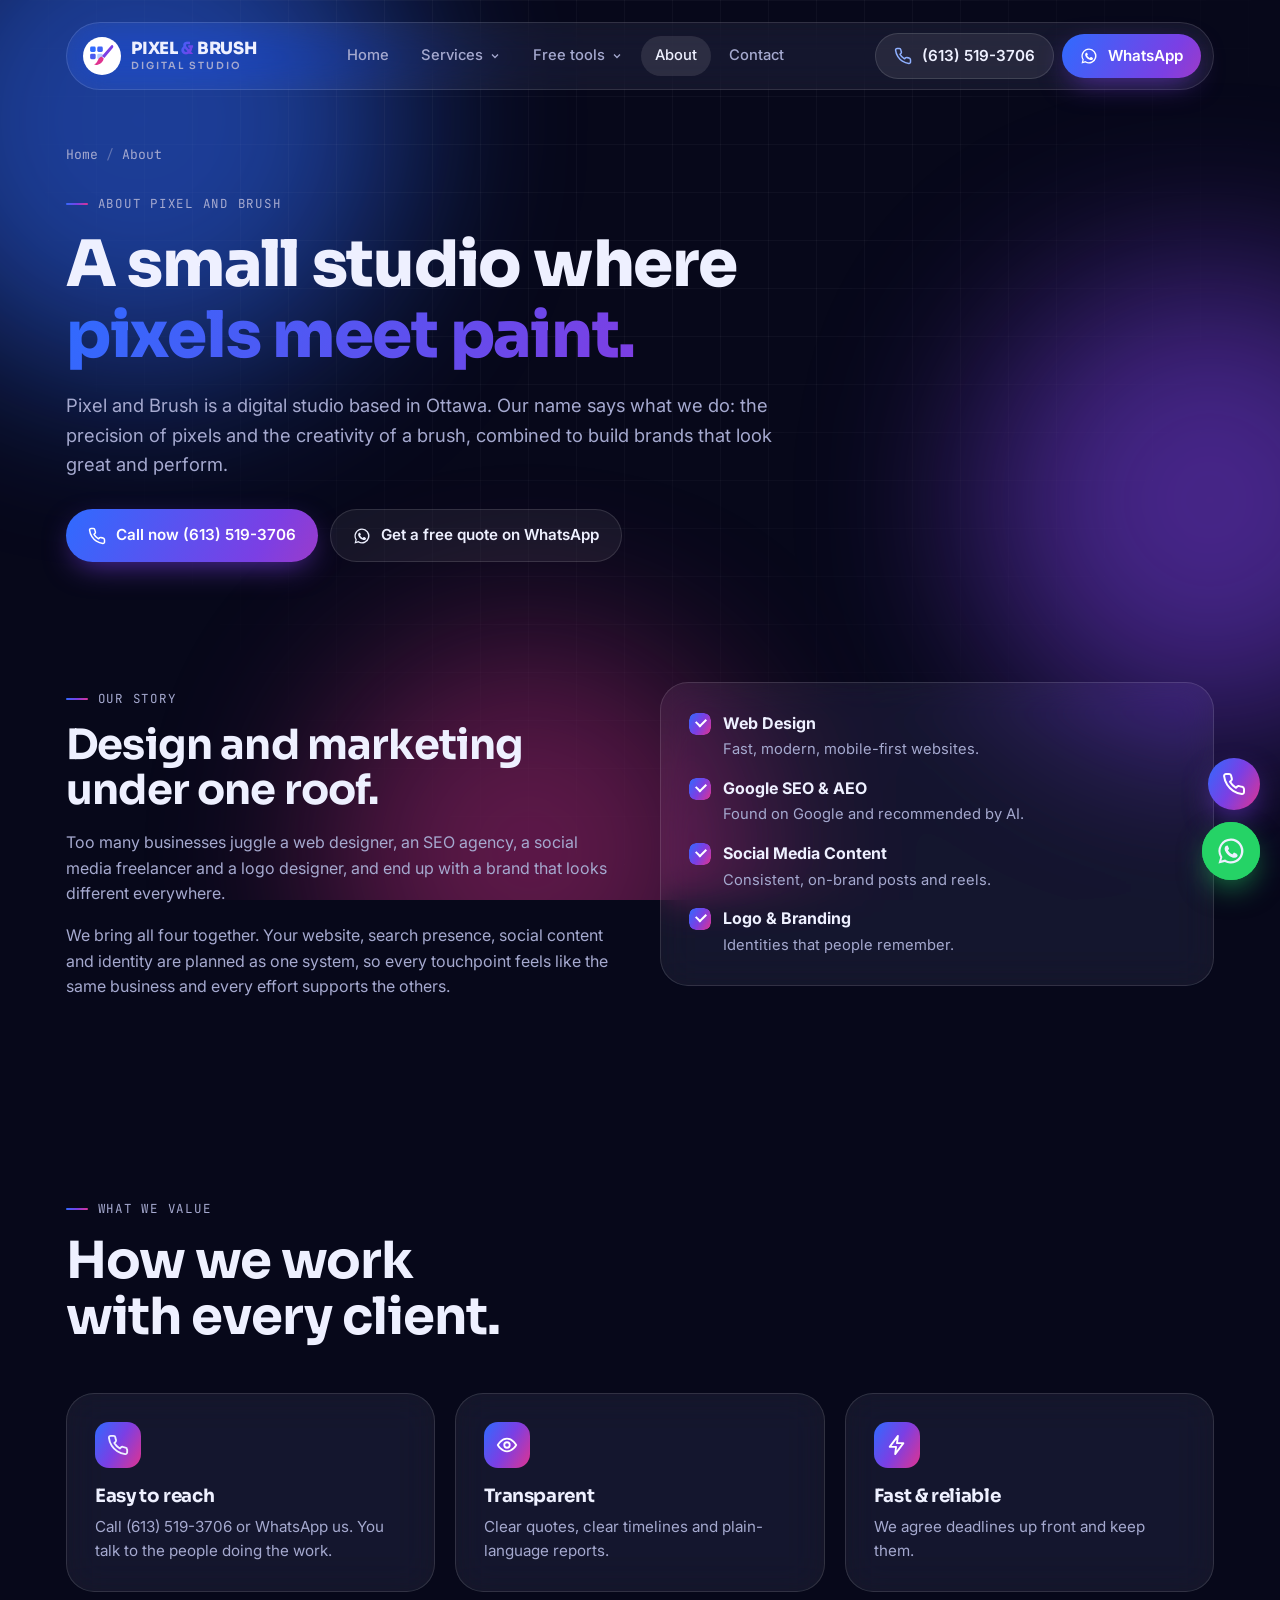
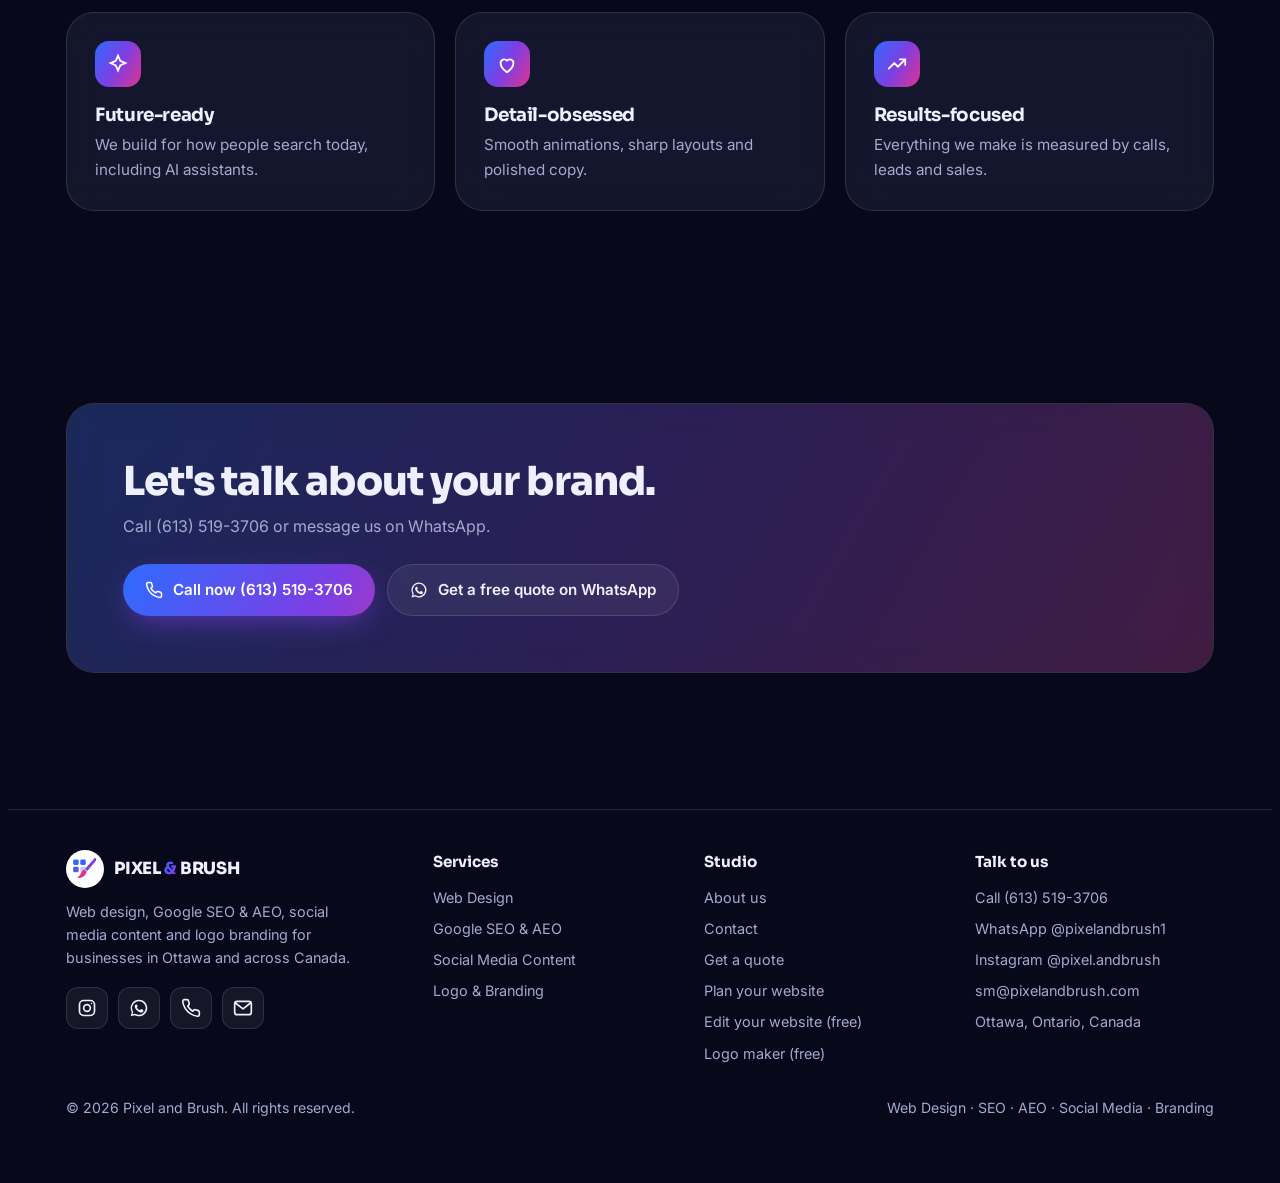
<file: about.html>
<!doctype html>
<html lang="en-CA">
<head>
<meta charset="utf-8">
<meta name="viewport" content="width=device-width, initial-scale=1, viewport-fit=cover">
<title>About Pixel and Brush | Ottawa Digital Studio</title>
<meta name="claude:viewport-fit-sides" content="cover">
<meta name="description" content="Meet Pixel and Brush, a Ottawa digital studio combining web design, SEO and AEO, social media content and branding under one roof.">
<meta name="robots" content="index, follow, max-image-preview:large">
<link rel="canonical" href="https://pixelandbrush.com/about.html">
<meta name="theme-color" content="#07081a">
<meta property="og:type" content="website">
<meta property="og:site_name" content="Pixel and Brush">
<meta property="og:title" content="About Pixel and Brush | Ottawa Digital Studio">
<meta property="og:description" content="Meet Pixel and Brush, a Ottawa digital studio combining web design, SEO and AEO, social media content and branding under one roof.">
<meta property="og:url" content="https://pixelandbrush.com/about.html">
<meta property="og:locale" content="en_CA">
<meta name="twitter:card" content="summary_large_image">
<meta name="geo.region" content="CA-ON">
<meta name="geo.placename" content="Ottawa">
<link rel="icon" href="assets/logo.svg" type="image/svg+xml">
<link rel="preconnect" href="https://fonts.googleapis.com">
<link rel="preconnect" href="https://fonts.gstatic.com" crossorigin>
<link rel="stylesheet" href="https://fonts.googleapis.com/css2?family=Sora:wght@500;600;700;800&family=Inter:wght@400;500;600&family=JetBrains+Mono:wght@500&display=swap">
<link rel="stylesheet" href="assets/style.css">
<script type="application/ld+json">{"@context": "https://schema.org", "@graph": [{"@type": "ProfessionalService", "@id": "https://pixelandbrush.com/#business", "name": "Pixel and Brush", "url": "https://pixelandbrush.com/", "logo": "https://pixelandbrush.com/assets/logo.svg", "image": "https://pixelandbrush.com/assets/logo.svg", "description": "Pixel and Brush is a digital studio in Ottawa offering web design, Google SEO and AEO, social media content creation, and logo and branding.", "telephone": "+16135193706", "email": "sm@pixelandbrush.com", "priceRange": "$$", "sameAs": ["https://www.instagram.com/pixel.andbrush"], "address": {"@type": "PostalAddress", "addressLocality": "Ottawa", "addressRegion": "ON", "addressCountry": "CA"}, "areaServed": [{"@type": "City", "name": "Ottawa"}, {"@type": "Country", "name": "Canada"}], "contactPoint": {"@type": "ContactPoint", "telephone": "+16135193706", "contactType": "customer support", "email": "sm@pixelandbrush.com", "availableLanguage": ["English"]}, "hasOfferCatalog": {"@type": "OfferCatalog", "name": "Digital services", "itemListElement": [{"@type": "Offer", "itemOffered": {"@type": "Service", "name": "Web Design", "url": "https://pixelandbrush.com/web-design.html"}}, {"@type": "Offer", "itemOffered": {"@type": "Service", "name": "Google SEO & AEO", "url": "https://pixelandbrush.com/seo-aeo.html"}}, {"@type": "Offer", "itemOffered": {"@type": "Service", "name": "Social Media Content", "url": "https://pixelandbrush.com/social-media-content.html"}}, {"@type": "Offer", "itemOffered": {"@type": "Service", "name": "Logo & Branding", "url": "https://pixelandbrush.com/logo-branding.html"}}]}}, {"@type": "WebPage", "@id": "https://pixelandbrush.com/about.html#page", "url": "https://pixelandbrush.com/about.html", "name": "About Pixel and Brush | Ottawa Digital Studio", "description": "Meet Pixel and Brush, a Ottawa digital studio combining web design, SEO and AEO, social media content and branding under one roof.", "isPartOf": {"@type": "WebSite", "@id": "https://pixelandbrush.com/#site", "url": "https://pixelandbrush.com/", "name": "Pixel and Brush"}, "about": {"@id": "https://pixelandbrush.com/#business"}}, {"@type": "BreadcrumbList", "itemListElement": [{"@type": "ListItem", "position": 1, "name": "Home", "item": "https://pixelandbrush.com/"}, {"@type": "ListItem", "position": 2, "name": "About", "item": "https://pixelandbrush.com/about.html"}]}]}</script>
</head>
<body>
<div class="ambient" aria-hidden="true"><div class="blob b1"></div><div class="blob b2"></div><div class="blob b3"></div></div>
<div class="grain" aria-hidden="true"></div>
<svg width="0" height="0" style="position:absolute" aria-hidden="true"><defs><symbol id="wa" viewBox="0 0 24 24"><path fill="currentColor" d="M12 2a10 10 0 0 0-8.6 15.1L2 22l5-1.3A10 10 0 1 0 12 2Zm0 18.2c-1.6 0-3.1-.4-4.4-1.2l-.3-.2-3 .8.8-2.9-.2-.3A8.2 8.2 0 1 1 12 20.2Zm4.5-6.1c-.2-.1-1.5-.7-1.7-.8-.2-.1-.4-.1-.6.1l-.8 1c-.1.2-.3.2-.5.1a6.7 6.7 0 0 1-3.3-2.9c-.3-.4.3-.4.8-1.3.1-.2 0-.3 0-.4l-.8-1.8c-.2-.5-.4-.4-.6-.4h-.5c-.2 0-.4.1-.7.3-.2.3-.9.9-.9 2.2s.9 2.5 1 2.7c.1.2 1.8 2.8 4.4 3.9 1.6.7 2.3.8 3.1.6.5-.1 1.5-.6 1.7-1.2.2-.6.2-1.1.2-1.2-.1-.1-.3-.2-.5-.3Z"/></symbol></defs></svg>
<header id="top"><div class="wrap"><nav class="nav glass" aria-label="Main">
<a class="brand" href="index.html" aria-label="Pixel and Brush home"><svg viewBox="0 0 48 48" aria-hidden="true"><circle cx="24" cy="24" r="24" fill="#fff"/><rect x="9" y="12" width="7" height="7" rx="1.8" fill="#2f6bff"/><rect x="18" y="12" width="7" height="7" rx="1.8" fill="#3d63f5"/><rect x="9" y="21" width="7" height="7" rx="1.8" fill="#4a5bef"/><rect x="18" y="21" width="7" height="7" rx="1.8" fill="#2f6bff" opacity=".35"/><path d="M37.5 10.5c1.2 1 1 2.6-.2 3.8L27 26.5l-3-2.6 11.3-12.9c.6-.7 1.5-1 2.2-.5Z" fill="#7b3fe4"/><path d="M23.2 24.6l3 2.7c-.6 3.4-3 6.6-7.6 7.7-1.6.4-3.3.3-4.6-.3 2.6-1 3.6-2.6 4.6-4.9 1-2.4 2.5-4.4 4.6-5.2Z" fill="#e0338f"/></svg><span>PIXEL <span class="grad-text">&amp;</span> BRUSH<small>DIGITAL STUDIO</small></span></a>
<div class="links" id="links">
<a href="index.html">Home</a>
<div class="dd"><button type="button" aria-expanded="false" aria-haspopup="true">Services <svg width="12" height="12" viewBox="0 0 24 24" fill="none" stroke="currentColor" stroke-width="2.5"><path d="m6 9 6 6 6-6"/></svg></button><div class="dd-menu"><a href="web-design.html"><span><svg viewBox="0 0 24 24" fill="none" stroke="#fff" stroke-width="2" stroke-linecap="round" stroke-linejoin="round"><rect x="3" y="4" width="18" height="14" rx="2"/><path d="M3 8h18M8 21h8M12 18v3"/></svg></span><div>Web Design<small>Fast, custom websites that convert</small></div></a><a href="seo-aeo.html"><span><svg viewBox="0 0 24 24" fill="none" stroke="#fff" stroke-width="2" stroke-linecap="round"><circle cx="11" cy="11" r="7"/><path d="M20 20l-4-4M8 11h6M11 8v6"/></svg></span><div>Google SEO & AEO<small>Rank on Google, get cited by AI</small></div></a><a href="social-media-content.html"><span><svg viewBox="0 0 24 24" fill="none" stroke="#fff" stroke-width="2" stroke-linecap="round" stroke-linejoin="round"><rect x="3" y="3" width="18" height="18" rx="5"/><circle cx="12" cy="12" r="4"/><circle cx="17.5" cy="6.5" r=".8" fill="#fff"/></svg></span><div>Social Media Content<small>Reels, posts & monthly calendars</small></div></a><a href="logo-branding.html"><span><svg viewBox="0 0 24 24" fill="none" stroke="#fff" stroke-width="2" stroke-linecap="round" stroke-linejoin="round"><path d="M18.4 2.6a2 2 0 0 1 2.9 2.9L12 14.8 9.2 12z"/><path d="M9 12.5c-2.5 0-4 1.8-4 4 0 1.6-.8 2.6-2 3 4.5 1.5 9-.5 9-4.5z"/></svg></span><div>Logo & Branding<small>Logos and brand identity systems</small></div></a></div></div>
<div class="dd"><button type="button" aria-expanded="false" aria-haspopup="true">Free tools <svg width="12" height="12" viewBox="0 0 24 24" fill="none" stroke="currentColor" stroke-width="2.5"><path d="m6 9 6 6 6-6"/></svg></button><div class="dd-menu"><a href="website-planner.html"><span><svg viewBox="0 0 24 24" fill="none" stroke="#fff" stroke-width="2" stroke-linecap="round" stroke-linejoin="round"><rect x="3" y="4" width="18" height="16" rx="2"/><path d="M3 9h18M9 9v11"/></svg></span><div>Plan your website<small>Pick a look and sections, get a free quote</small></div></a><a href="website-editor.html"><span><svg viewBox="0 0 24 24" fill="none" stroke="#fff" stroke-width="2" stroke-linecap="round" stroke-linejoin="round"><path d="M12 20h9"/><path d="M16.5 3.5a2.1 2.1 0 0 1 3 3L7 19l-4 1 1-4z"/></svg></span><div>Edit your website<small>Upload your code and edit it without coding</small></div></a><a href="logo-maker.html"><span><svg viewBox="0 0 24 24" fill="none" stroke="#fff" stroke-width="2" stroke-linecap="round" stroke-linejoin="round"><circle cx="9" cy="9" r="5"/><path d="M14 13l7 7H11z"/></svg></span><div>Design your logo<small>Sketch a logo idea with brush and shapes</small></div></a></div></div>
<a href="about.html" aria-current="page">About</a>
<a href="contact.html">Contact</a>
</div>
<div class="nav-actions">
<a class="btn btn-call" href="tel:+16135193706" aria-label="Call now (613) 519-3706"><svg viewBox="0 0 24 24" fill="none" stroke="currentColor" stroke-width="2" stroke-linecap="round" stroke-linejoin="round"><path d="M22 16.9v3a2 2 0 0 1-2.2 2 19.8 19.8 0 0 1-8.6-3.1 19.5 19.5 0 0 1-6-6A19.8 19.8 0 0 1 2.1 4.2 2 2 0 0 1 4.1 2h3a2 2 0 0 1 2 1.7c.1.9.4 1.8.7 2.7a2 2 0 0 1-.5 2.1L8 9.8a16 16 0 0 0 6 6l1.3-1.3a2 2 0 0 1 2.1-.4c.9.3 1.8.6 2.7.7a2 2 0 0 1 1.7 2z"/></svg><span class="num">(613) 519-3706</span></a>
<a class="btn btn-grad" href="https://wa.me/pixelandbrush1" target="_blank" rel="noopener"><svg viewBox="0 0 24 24" fill="currentColor" aria-hidden="true"><use href="#wa"/></svg><span>WhatsApp</span></a>
<button class="menu-btn" id="menuBtn" aria-label="Open menu" aria-expanded="false" aria-controls="links"><svg viewBox="0 0 24 24" width="20" height="20" fill="none" stroke="currentColor" stroke-width="2" stroke-linecap="round" aria-hidden="true"><path d="M4 7h16M4 12h16M4 17h10"/></svg></button>
</div></nav></div></header>
<main><div class="wrap phero"><nav aria-label="Breadcrumb" class="crumbs load"><ol><li><a href="index.html">Home</a></li><li aria-current="page">About</li></ol></nav>
<span class="eyebrow load d1">About Pixel and Brush</span><h1 class="load d2">A small studio where <span class="grad-text">pixels meet paint.</span></h1><p class="lead load d3">Pixel and Brush is a digital studio based in Ottawa. Our name says what we do: the precision of pixels and the creativity of a brush, combined to build brands that look great and perform.</p><div class="load d4"><div class="ctas"><a class="btn btn-grad" href="tel:+16135193706"><svg viewBox="0 0 24 24" fill="none" stroke="currentColor" stroke-width="2" stroke-linecap="round" stroke-linejoin="round"><path d="M22 16.9v3a2 2 0 0 1-2.2 2 19.8 19.8 0 0 1-8.6-3.1 19.5 19.5 0 0 1-6-6A19.8 19.8 0 0 1 2.1 4.2 2 2 0 0 1 4.1 2h3a2 2 0 0 1 2 1.7c.1.9.4 1.8.7 2.7a2 2 0 0 1-.5 2.1L8 9.8a16 16 0 0 0 6 6l1.3-1.3a2 2 0 0 1 2.1-.4c.9.3 1.8.6 2.7.7a2 2 0 0 1 1.7 2z"/></svg>Call now (613) 519-3706</a>
<a class="btn btn-ghost" href="https://wa.me/pixelandbrush1" target="_blank" rel="noopener"><svg viewBox="0 0 24 24" fill="currentColor" aria-hidden="true"><use href="#wa"/></svg>Get a free quote on WhatsApp</a></div></div></div><section><div class="wrap two"><div class="prose reveal"><span class="eyebrow">Our story</span><h2>Design and marketing under one roof.</h2><p>Too many businesses juggle a web designer, an SEO agency, a social media freelancer and a logo designer, and end up with a brand that looks different everywhere.</p><p>We bring all four together. Your website, search presence, social content and identity are planned as one system, so every touchpoint feels like the same business and every effort supports the others.</p></div><ul class="check glass reveal"><li><div><strong>Web Design</strong><span>Fast, modern, mobile-first websites.</span></div></li><li><div><strong>Google SEO &amp; AEO</strong><span>Found on Google and recommended by AI.</span></div></li><li><div><strong>Social Media Content</strong><span>Consistent, on-brand posts and reels.</span></div></li><li><div><strong>Logo &amp; Branding</strong><span>Identities that people remember.</span></div></li></ul></div></section><section><div class="wrap"><div class="sec-head reveal"><div><span class="eyebrow">What we value</span><h2>How we work with every client.</h2></div></div><div class="feat"><div class="f glass reveal"><div class="icon"><svg viewBox="0 0 24 24" fill="none" stroke="currentColor" stroke-width="2" stroke-linecap="round" stroke-linejoin="round"><path d="M22 16.9v3a2 2 0 0 1-2.2 2 19.8 19.8 0 0 1-8.6-3.1 19.5 19.5 0 0 1-6-6A19.8 19.8 0 0 1 2.1 4.2 2 2 0 0 1 4.1 2h3a2 2 0 0 1 2 1.7c.1.9.4 1.8.7 2.7a2 2 0 0 1-.5 2.1L8 9.8a16 16 0 0 0 6 6l1.3-1.3a2 2 0 0 1 2.1-.4c.9.3 1.8.6 2.7.7a2 2 0 0 1 1.7 2z"/></svg></div><h3>Easy to reach</h3><p>Call (613) 519-3706 or WhatsApp us. You talk to the people doing the work.</p></div><div class="f glass reveal"><div class="icon"><svg viewBox="0 0 24 24" fill="none" stroke="#fff" stroke-width="2"><path d="M2 12s3.6-7 10-7 10 7 10 7-3.6 7-10 7S2 12 2 12z"/><circle cx="12" cy="12" r="3"/></svg></div><h3>Transparent</h3><p>Clear quotes, clear timelines and plain-language reports.</p></div><div class="f glass reveal"><div class="icon"><svg viewBox="0 0 24 24" fill="none" stroke="#fff" stroke-width="2" stroke-linecap="round" stroke-linejoin="round"><path d="M13 2 4 14h7l-1 8 9-12h-7z"/></svg></div><h3>Fast &amp; reliable</h3><p>We agree deadlines up front and keep them.</p></div><div class="f glass reveal"><div class="icon"><svg viewBox="0 0 24 24" fill="none" stroke="#fff" stroke-width="2" stroke-linecap="round"><path d="M12 3l2.5 5.5L20 11l-5.5 2.5L12 19l-2.5-5.5L4 11l5.5-2.5z"/></svg></div><h3>Future-ready</h3><p>We build for how people search today, including AI assistants.</p></div><div class="f glass reveal"><div class="icon"><svg viewBox="0 0 24 24" fill="none" stroke="#fff" stroke-width="2" stroke-linecap="round"><path d="M12 21s-7-4.5-7-10a4 4 0 0 1 7-2.6A4 4 0 0 1 19 11c0 5.5-7 10-7 10z"/></svg></div><h3>Detail-obsessed</h3><p>Smooth animations, sharp layouts and polished copy.</p></div><div class="f glass reveal"><div class="icon"><svg viewBox="0 0 24 24" fill="none" stroke="#fff" stroke-width="2" stroke-linecap="round"><path d="M3 17l6-6 4 4 8-8M15 7h6v6"/></svg></div><h3>Results-focused</h3><p>Everything we make is measured by calls, leads and sales.</p></div></div></div></section><section><div class="wrap"><div class="cta-band glass reveal"><div><h2>Let's talk about your brand.</h2><p>Call (613) 519-3706 or message us on WhatsApp.</p></div><div class="ctas"><a class="btn btn-grad" href="tel:+16135193706"><svg viewBox="0 0 24 24" fill="none" stroke="currentColor" stroke-width="2" stroke-linecap="round" stroke-linejoin="round"><path d="M22 16.9v3a2 2 0 0 1-2.2 2 19.8 19.8 0 0 1-8.6-3.1 19.5 19.5 0 0 1-6-6A19.8 19.8 0 0 1 2.1 4.2 2 2 0 0 1 4.1 2h3a2 2 0 0 1 2 1.7c.1.9.4 1.8.7 2.7a2 2 0 0 1-.5 2.1L8 9.8a16 16 0 0 0 6 6l1.3-1.3a2 2 0 0 1 2.1-.4c.9.3 1.8.6 2.7.7a2 2 0 0 1 1.7 2z"/></svg>Call now (613) 519-3706</a>
<a class="btn btn-ghost" href="https://wa.me/pixelandbrush1" target="_blank" rel="noopener"><svg viewBox="0 0 24 24" fill="currentColor" aria-hidden="true"><use href="#wa"/></svg>Get a free quote on WhatsApp</a></div></div></div></section></main>
<footer><div class="wrap">
<div class="foot-grid">
<div><a class="brand" href="index.html"><svg viewBox="0 0 48 48" aria-hidden="true"><circle cx="24" cy="24" r="24" fill="#fff"/><rect x="9" y="12" width="7" height="7" rx="1.8" fill="#2f6bff"/><rect x="18" y="12" width="7" height="7" rx="1.8" fill="#3d63f5"/><rect x="9" y="21" width="7" height="7" rx="1.8" fill="#4a5bef"/><rect x="18" y="21" width="7" height="7" rx="1.8" fill="#2f6bff" opacity=".35"/><path d="M37.5 10.5c1.2 1 1 2.6-.2 3.8L27 26.5l-3-2.6 11.3-12.9c.6-.7 1.5-1 2.2-.5Z" fill="#7b3fe4"/><path d="M23.2 24.6l3 2.7c-.6 3.4-3 6.6-7.6 7.7-1.6.4-3.3.3-4.6-.3 2.6-1 3.6-2.6 4.6-4.9 1-2.4 2.5-4.4 4.6-5.2Z" fill="#e0338f"/></svg><span>PIXEL <span class="grad-text">&amp;</span> BRUSH</span></a>
<p>Web design, Google SEO &amp; AEO, social media content and logo branding for businesses in Ottawa and across Canada.</p><div class="socials"><a href="https://www.instagram.com/pixel.andbrush" target="_blank" rel="noopener me" aria-label="Pixel and Brush on Instagram"><svg viewBox="0 0 24 24" fill="none" stroke="currentColor" stroke-width="2" stroke-linecap="round" stroke-linejoin="round"><rect x="3" y="3" width="18" height="18" rx="5"/><circle cx="12" cy="12" r="4"/><circle cx="17.5" cy="6.5" r=".9" fill="currentColor" stroke="none"/></svg></a><a href="https://wa.me/pixelandbrush1" target="_blank" rel="noopener" aria-label="WhatsApp"><svg viewBox="0 0 24 24" fill="currentColor" aria-hidden="true"><use href="#wa"/></svg></a><a href="tel:+16135193706" aria-label="Call (613) 519-3706"><svg viewBox="0 0 24 24" fill="none" stroke="currentColor" stroke-width="2" stroke-linecap="round" stroke-linejoin="round"><path d="M22 16.9v3a2 2 0 0 1-2.2 2 19.8 19.8 0 0 1-8.6-3.1 19.5 19.5 0 0 1-6-6A19.8 19.8 0 0 1 2.1 4.2 2 2 0 0 1 4.1 2h3a2 2 0 0 1 2 1.7c.1.9.4 1.8.7 2.7a2 2 0 0 1-.5 2.1L8 9.8a16 16 0 0 0 6 6l1.3-1.3a2 2 0 0 1 2.1-.4c.9.3 1.8.6 2.7.7a2 2 0 0 1 1.7 2z"/></svg></a><a href="mailto:sm@pixelandbrush.com" aria-label="Email sm@pixelandbrush.com"><svg viewBox="0 0 24 24" fill="none" stroke="currentColor" stroke-width="2" stroke-linecap="round" stroke-linejoin="round"><rect x="2" y="4" width="20" height="16" rx="3"/><path d="m3 6 9 7 9-7"/></svg></a></div></div>
<div><h4>Services</h4><ul><li><a href="web-design.html">Web Design</a></li><li><a href="seo-aeo.html">Google SEO & AEO</a></li><li><a href="social-media-content.html">Social Media Content</a></li><li><a href="logo-branding.html">Logo & Branding</a></li></ul></div>
<div><h4>Studio</h4><ul><li><a href="about.html">About us</a></li><li><a href="contact.html">Contact</a></li><li><a href="contact.html#quote">Get a quote</a></li><li><a href="website-planner.html">Plan your website</a></li><li><a href="website-editor.html">Edit your website (free)</a></li><li><a href="logo-maker.html">Logo maker (free)</a></li></ul></div>
<div><h4>Talk to us</h4><ul><li><a href="tel:+16135193706">Call (613) 519-3706</a></li><li><a href="https://wa.me/pixelandbrush1" target="_blank" rel="noopener">WhatsApp @pixelandbrush1</a></li><li><a href="https://www.instagram.com/pixel.andbrush" target="_blank" rel="noopener me">Instagram @pixel.andbrush</a></li><li><a href="mailto:sm@pixelandbrush.com">sm@pixelandbrush.com</a></li><li>Ottawa, Ontario, Canada</li></ul></div>
</div>
<div class="foot"><span>© <span id="yr">2026</span> Pixel and Brush. All rights reserved.</span><span>Web Design · SEO · AEO · Social Media · Branding</span></div>
</div></footer>
<a class="fab-call" href="tel:+16135193706" aria-label="Call now (613) 519-3706"><span style="color:#fff;display:grid"><svg viewBox="0 0 24 24" fill="none" stroke="currentColor" stroke-width="2" stroke-linecap="round" stroke-linejoin="round"><path d="M22 16.9v3a2 2 0 0 1-2.2 2 19.8 19.8 0 0 1-8.6-3.1 19.5 19.5 0 0 1-6-6A19.8 19.8 0 0 1 2.1 4.2 2 2 0 0 1 4.1 2h3a2 2 0 0 1 2 1.7c.1.9.4 1.8.7 2.7a2 2 0 0 1-.5 2.1L8 9.8a16 16 0 0 0 6 6l1.3-1.3a2 2 0 0 1 2.1-.4c.9.3 1.8.6 2.7.7a2 2 0 0 1 1.7 2z"/></svg></span></a>
<a class="fab" href="https://wa.me/pixelandbrush1" target="_blank" rel="noopener" aria-label="Chat on WhatsApp"><svg viewBox="0 0 24 24" fill="#fff" aria-hidden="true"><use href="#wa"/></svg></a>
<script src="assets/main.js"></script>
</body>
</html>
</file>
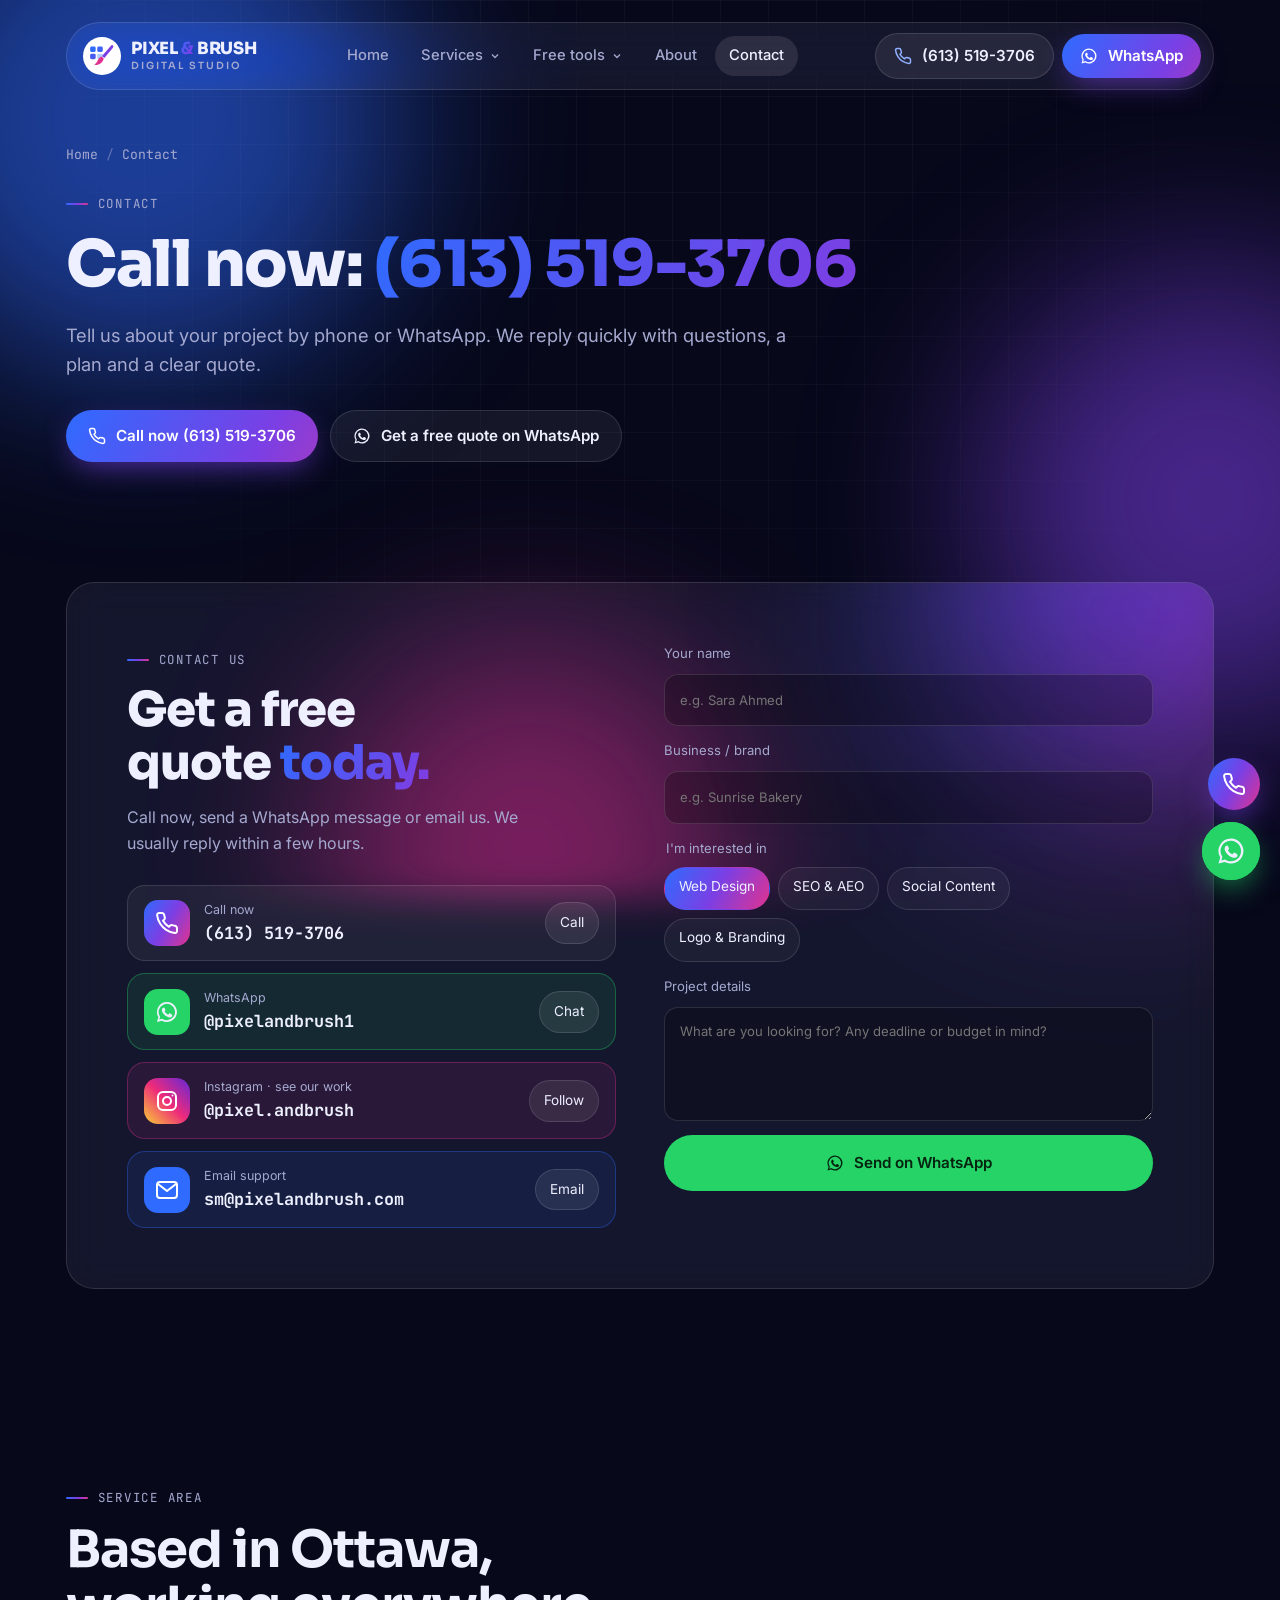
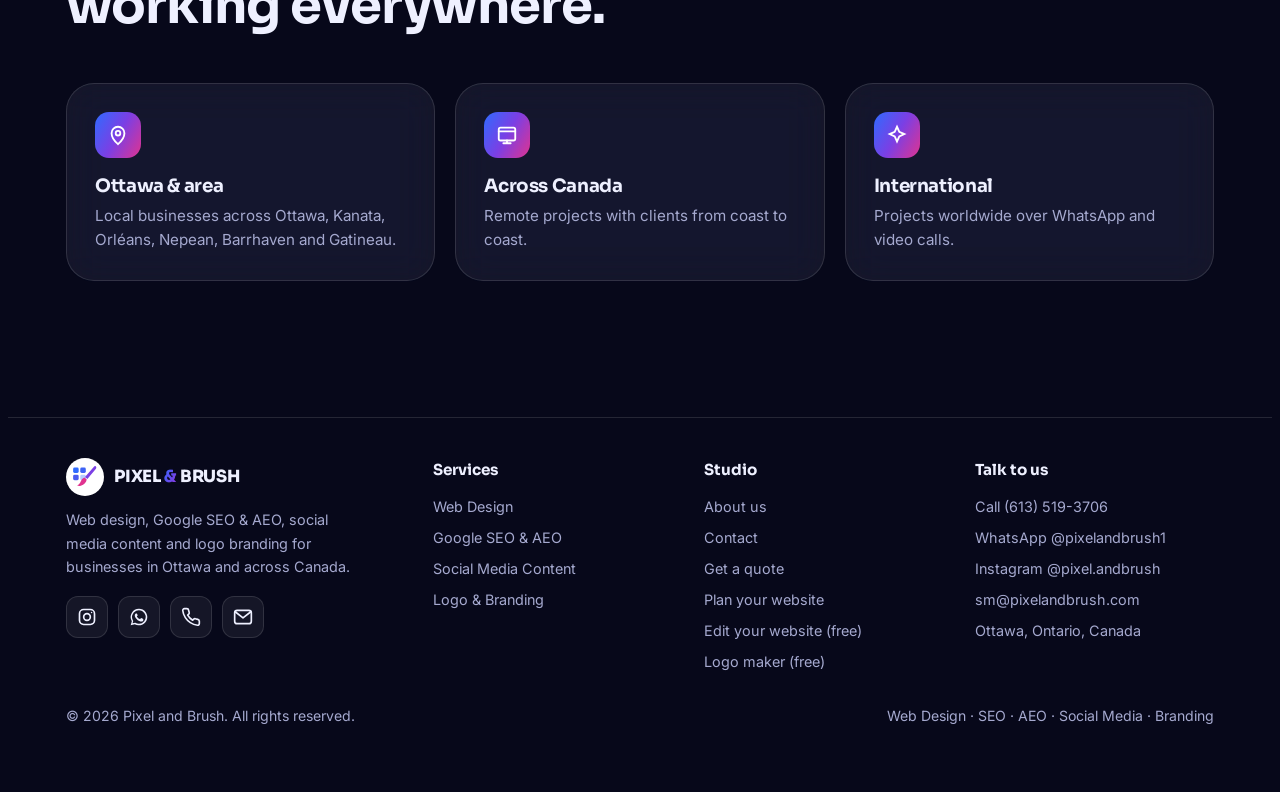
<file: contact.html>
<!doctype html>
<html lang="en-CA">
<head>
<meta charset="utf-8">
<meta name="viewport" content="width=device-width, initial-scale=1, viewport-fit=cover">
<title>Contact Pixel and Brush | Call (613) 519-3706</title>
<meta name="claude:viewport-fit-sides" content="cover">
<meta name="description" content="Contact Pixel and Brush for web design, SEO, AEO, social media content and branding. Call now (613) 519-3706 or WhatsApp @pixelandbrush1 for a free quote.">
<meta name="robots" content="index, follow, max-image-preview:large">
<link rel="canonical" href="https://pixelandbrush.com/contact.html">
<meta name="theme-color" content="#07081a">
<meta property="og:type" content="website">
<meta property="og:site_name" content="Pixel and Brush">
<meta property="og:title" content="Contact Pixel and Brush | Call (613) 519-3706">
<meta property="og:description" content="Contact Pixel and Brush for web design, SEO, AEO, social media content and branding. Call now (613) 519-3706 or WhatsApp @pixelandbrush1 for a free quote.">
<meta property="og:url" content="https://pixelandbrush.com/contact.html">
<meta property="og:locale" content="en_CA">
<meta name="twitter:card" content="summary_large_image">
<meta name="geo.region" content="CA-ON">
<meta name="geo.placename" content="Ottawa">
<link rel="icon" href="assets/logo.svg" type="image/svg+xml">
<link rel="preconnect" href="https://fonts.googleapis.com">
<link rel="preconnect" href="https://fonts.gstatic.com" crossorigin>
<link rel="stylesheet" href="https://fonts.googleapis.com/css2?family=Sora:wght@500;600;700;800&family=Inter:wght@400;500;600&family=JetBrains+Mono:wght@500&display=swap">
<link rel="stylesheet" href="assets/style.css">
<script type="application/ld+json">{"@context": "https://schema.org", "@graph": [{"@type": "ProfessionalService", "@id": "https://pixelandbrush.com/#business", "name": "Pixel and Brush", "url": "https://pixelandbrush.com/", "logo": "https://pixelandbrush.com/assets/logo.svg", "image": "https://pixelandbrush.com/assets/logo.svg", "description": "Pixel and Brush is a digital studio in Ottawa offering web design, Google SEO and AEO, social media content creation, and logo and branding.", "telephone": "+16135193706", "email": "sm@pixelandbrush.com", "priceRange": "$$", "sameAs": ["https://www.instagram.com/pixel.andbrush"], "address": {"@type": "PostalAddress", "addressLocality": "Ottawa", "addressRegion": "ON", "addressCountry": "CA"}, "areaServed": [{"@type": "City", "name": "Ottawa"}, {"@type": "Country", "name": "Canada"}], "contactPoint": {"@type": "ContactPoint", "telephone": "+16135193706", "contactType": "customer support", "email": "sm@pixelandbrush.com", "availableLanguage": ["English"]}, "hasOfferCatalog": {"@type": "OfferCatalog", "name": "Digital services", "itemListElement": [{"@type": "Offer", "itemOffered": {"@type": "Service", "name": "Web Design", "url": "https://pixelandbrush.com/web-design.html"}}, {"@type": "Offer", "itemOffered": {"@type": "Service", "name": "Google SEO & AEO", "url": "https://pixelandbrush.com/seo-aeo.html"}}, {"@type": "Offer", "itemOffered": {"@type": "Service", "name": "Social Media Content", "url": "https://pixelandbrush.com/social-media-content.html"}}, {"@type": "Offer", "itemOffered": {"@type": "Service", "name": "Logo & Branding", "url": "https://pixelandbrush.com/logo-branding.html"}}]}}, {"@type": "WebPage", "@id": "https://pixelandbrush.com/contact.html#page", "url": "https://pixelandbrush.com/contact.html", "name": "Contact Pixel and Brush | Call (613) 519-3706", "description": "Contact Pixel and Brush for web design, SEO, AEO, social media content and branding. Call now (613) 519-3706 or WhatsApp @pixelandbrush1 for a free quote.", "isPartOf": {"@type": "WebSite", "@id": "https://pixelandbrush.com/#site", "url": "https://pixelandbrush.com/", "name": "Pixel and Brush"}, "about": {"@id": "https://pixelandbrush.com/#business"}}, {"@type": "BreadcrumbList", "itemListElement": [{"@type": "ListItem", "position": 1, "name": "Home", "item": "https://pixelandbrush.com/"}, {"@type": "ListItem", "position": 2, "name": "Contact", "item": "https://pixelandbrush.com/contact.html"}]}, {"@type": "ContactPage", "url": "https://pixelandbrush.com/contact.html", "name": "Contact Pixel and Brush"}]}</script>
</head>
<body>
<div class="ambient" aria-hidden="true"><div class="blob b1"></div><div class="blob b2"></div><div class="blob b3"></div></div>
<div class="grain" aria-hidden="true"></div>
<svg width="0" height="0" style="position:absolute" aria-hidden="true"><defs><symbol id="wa" viewBox="0 0 24 24"><path fill="currentColor" d="M12 2a10 10 0 0 0-8.6 15.1L2 22l5-1.3A10 10 0 1 0 12 2Zm0 18.2c-1.6 0-3.1-.4-4.4-1.2l-.3-.2-3 .8.8-2.9-.2-.3A8.2 8.2 0 1 1 12 20.2Zm4.5-6.1c-.2-.1-1.5-.7-1.7-.8-.2-.1-.4-.1-.6.1l-.8 1c-.1.2-.3.2-.5.1a6.7 6.7 0 0 1-3.3-2.9c-.3-.4.3-.4.8-1.3.1-.2 0-.3 0-.4l-.8-1.8c-.2-.5-.4-.4-.6-.4h-.5c-.2 0-.4.1-.7.3-.2.3-.9.9-.9 2.2s.9 2.5 1 2.7c.1.2 1.8 2.8 4.4 3.9 1.6.7 2.3.8 3.1.6.5-.1 1.5-.6 1.7-1.2.2-.6.2-1.1.2-1.2-.1-.1-.3-.2-.5-.3Z"/></symbol></defs></svg>
<header id="top"><div class="wrap"><nav class="nav glass" aria-label="Main">
<a class="brand" href="index.html" aria-label="Pixel and Brush home"><svg viewBox="0 0 48 48" aria-hidden="true"><circle cx="24" cy="24" r="24" fill="#fff"/><rect x="9" y="12" width="7" height="7" rx="1.8" fill="#2f6bff"/><rect x="18" y="12" width="7" height="7" rx="1.8" fill="#3d63f5"/><rect x="9" y="21" width="7" height="7" rx="1.8" fill="#4a5bef"/><rect x="18" y="21" width="7" height="7" rx="1.8" fill="#2f6bff" opacity=".35"/><path d="M37.5 10.5c1.2 1 1 2.6-.2 3.8L27 26.5l-3-2.6 11.3-12.9c.6-.7 1.5-1 2.2-.5Z" fill="#7b3fe4"/><path d="M23.2 24.6l3 2.7c-.6 3.4-3 6.6-7.6 7.7-1.6.4-3.3.3-4.6-.3 2.6-1 3.6-2.6 4.6-4.9 1-2.4 2.5-4.4 4.6-5.2Z" fill="#e0338f"/></svg><span>PIXEL <span class="grad-text">&amp;</span> BRUSH<small>DIGITAL STUDIO</small></span></a>
<div class="links" id="links">
<a href="index.html">Home</a>
<div class="dd"><button type="button" aria-expanded="false" aria-haspopup="true">Services <svg width="12" height="12" viewBox="0 0 24 24" fill="none" stroke="currentColor" stroke-width="2.5"><path d="m6 9 6 6 6-6"/></svg></button><div class="dd-menu"><a href="web-design.html"><span><svg viewBox="0 0 24 24" fill="none" stroke="#fff" stroke-width="2" stroke-linecap="round" stroke-linejoin="round"><rect x="3" y="4" width="18" height="14" rx="2"/><path d="M3 8h18M8 21h8M12 18v3"/></svg></span><div>Web Design<small>Fast, custom websites that convert</small></div></a><a href="seo-aeo.html"><span><svg viewBox="0 0 24 24" fill="none" stroke="#fff" stroke-width="2" stroke-linecap="round"><circle cx="11" cy="11" r="7"/><path d="M20 20l-4-4M8 11h6M11 8v6"/></svg></span><div>Google SEO & AEO<small>Rank on Google, get cited by AI</small></div></a><a href="social-media-content.html"><span><svg viewBox="0 0 24 24" fill="none" stroke="#fff" stroke-width="2" stroke-linecap="round" stroke-linejoin="round"><rect x="3" y="3" width="18" height="18" rx="5"/><circle cx="12" cy="12" r="4"/><circle cx="17.5" cy="6.5" r=".8" fill="#fff"/></svg></span><div>Social Media Content<small>Reels, posts & monthly calendars</small></div></a><a href="logo-branding.html"><span><svg viewBox="0 0 24 24" fill="none" stroke="#fff" stroke-width="2" stroke-linecap="round" stroke-linejoin="round"><path d="M18.4 2.6a2 2 0 0 1 2.9 2.9L12 14.8 9.2 12z"/><path d="M9 12.5c-2.5 0-4 1.8-4 4 0 1.6-.8 2.6-2 3 4.5 1.5 9-.5 9-4.5z"/></svg></span><div>Logo & Branding<small>Logos and brand identity systems</small></div></a></div></div>
<div class="dd"><button type="button" aria-expanded="false" aria-haspopup="true">Free tools <svg width="12" height="12" viewBox="0 0 24 24" fill="none" stroke="currentColor" stroke-width="2.5"><path d="m6 9 6 6 6-6"/></svg></button><div class="dd-menu"><a href="website-planner.html"><span><svg viewBox="0 0 24 24" fill="none" stroke="#fff" stroke-width="2" stroke-linecap="round" stroke-linejoin="round"><rect x="3" y="4" width="18" height="16" rx="2"/><path d="M3 9h18M9 9v11"/></svg></span><div>Plan your website<small>Pick a look and sections, get a free quote</small></div></a><a href="website-editor.html"><span><svg viewBox="0 0 24 24" fill="none" stroke="#fff" stroke-width="2" stroke-linecap="round" stroke-linejoin="round"><path d="M12 20h9"/><path d="M16.5 3.5a2.1 2.1 0 0 1 3 3L7 19l-4 1 1-4z"/></svg></span><div>Edit your website<small>Upload your code and edit it without coding</small></div></a><a href="logo-maker.html"><span><svg viewBox="0 0 24 24" fill="none" stroke="#fff" stroke-width="2" stroke-linecap="round" stroke-linejoin="round"><circle cx="9" cy="9" r="5"/><path d="M14 13l7 7H11z"/></svg></span><div>Design your logo<small>Sketch a logo idea with brush and shapes</small></div></a></div></div>
<a href="about.html">About</a>
<a href="contact.html" aria-current="page">Contact</a>
</div>
<div class="nav-actions">
<a class="btn btn-call" href="tel:+16135193706" aria-label="Call now (613) 519-3706"><svg viewBox="0 0 24 24" fill="none" stroke="currentColor" stroke-width="2" stroke-linecap="round" stroke-linejoin="round"><path d="M22 16.9v3a2 2 0 0 1-2.2 2 19.8 19.8 0 0 1-8.6-3.1 19.5 19.5 0 0 1-6-6A19.8 19.8 0 0 1 2.1 4.2 2 2 0 0 1 4.1 2h3a2 2 0 0 1 2 1.7c.1.9.4 1.8.7 2.7a2 2 0 0 1-.5 2.1L8 9.8a16 16 0 0 0 6 6l1.3-1.3a2 2 0 0 1 2.1-.4c.9.3 1.8.6 2.7.7a2 2 0 0 1 1.7 2z"/></svg><span class="num">(613) 519-3706</span></a>
<a class="btn btn-grad" href="https://wa.me/pixelandbrush1" target="_blank" rel="noopener"><svg viewBox="0 0 24 24" fill="currentColor" aria-hidden="true"><use href="#wa"/></svg><span>WhatsApp</span></a>
<button class="menu-btn" id="menuBtn" aria-label="Open menu" aria-expanded="false" aria-controls="links"><svg viewBox="0 0 24 24" width="20" height="20" fill="none" stroke="currentColor" stroke-width="2" stroke-linecap="round" aria-hidden="true"><path d="M4 7h16M4 12h16M4 17h10"/></svg></button>
</div></nav></div></header>
<main><div class="wrap phero"><nav aria-label="Breadcrumb" class="crumbs load"><ol><li><a href="index.html">Home</a></li><li aria-current="page">Contact</li></ol></nav>
<span class="eyebrow load d1">Contact</span><h1 class="load d2">Call now: <span class="grad-text">(613) 519-3706</span></h1><p class="lead load d3">Tell us about your project by phone or WhatsApp. We reply quickly with questions, a plan and a clear quote.</p><div class="load d4"><div class="ctas"><a class="btn btn-grad" href="tel:+16135193706"><svg viewBox="0 0 24 24" fill="none" stroke="currentColor" stroke-width="2" stroke-linecap="round" stroke-linejoin="round"><path d="M22 16.9v3a2 2 0 0 1-2.2 2 19.8 19.8 0 0 1-8.6-3.1 19.5 19.5 0 0 1-6-6A19.8 19.8 0 0 1 2.1 4.2 2 2 0 0 1 4.1 2h3a2 2 0 0 1 2 1.7c.1.9.4 1.8.7 2.7a2 2 0 0 1-.5 2.1L8 9.8a16 16 0 0 0 6 6l1.3-1.3a2 2 0 0 1 2.1-.4c.9.3 1.8.6 2.7.7a2 2 0 0 1 1.7 2z"/></svg>Call now (613) 519-3706</a>
<a class="btn btn-ghost" href="https://wa.me/pixelandbrush1" target="_blank" rel="noopener"><svg viewBox="0 0 24 24" fill="currentColor" aria-hidden="true"><use href="#wa"/></svg>Get a free quote on WhatsApp</a></div></div></div><section id="quote"><div class="wrap"><div class="contact glass reveal">
<div><span class="eyebrow">Contact us</span><h2>Get a free quote <span class="grad-text">today.</span></h2>
<p class="sub">Call now, send a WhatsApp message or email us. We usually reply within a few hours.</p>
<div class="contact-ways">
<div class="way call"><div class="ic" style="color:#fff"><svg viewBox="0 0 24 24" fill="none" stroke="currentColor" stroke-width="2" stroke-linecap="round" stroke-linejoin="round"><path d="M22 16.9v3a2 2 0 0 1-2.2 2 19.8 19.8 0 0 1-8.6-3.1 19.5 19.5 0 0 1-6-6A19.8 19.8 0 0 1 2.1 4.2 2 2 0 0 1 4.1 2h3a2 2 0 0 1 2 1.7c.1.9.4 1.8.7 2.7a2 2 0 0 1-.5 2.1L8 9.8a16 16 0 0 0 6 6l1.3-1.3a2 2 0 0 1 2.1-.4c.9.3 1.8.6 2.7.7a2 2 0 0 1 1.7 2z"/></svg></div><div class="who"><span>Call now</span><strong>(613) 519-3706</strong></div><a class="copy" href="tel:+16135193706">Call</a></div>
<div class="way wa-way"><div class="ic"><svg viewBox="0 0 24 24" fill="#fff" aria-hidden="true"><use href="#wa"/></svg></div><div class="who"><span>WhatsApp</span><strong>@pixelandbrush1</strong></div><a class="copy" href="https://wa.me/pixelandbrush1" target="_blank" rel="noopener">Chat</a></div>
<div class="way ig-way"><div class="ic"><svg viewBox="0 0 24 24" fill="none" stroke="currentColor" stroke-width="2" stroke-linecap="round" stroke-linejoin="round"><rect x="3" y="3" width="18" height="18" rx="5"/><circle cx="12" cy="12" r="4"/><circle cx="17.5" cy="6.5" r=".9" fill="currentColor" stroke="none"/></svg></div><div class="who"><span>Instagram · see our work</span><strong>@pixel.andbrush</strong></div><a class="copy" href="https://www.instagram.com/pixel.andbrush" target="_blank" rel="noopener me">Follow</a></div>
<div class="way mail-way"><div class="ic"><svg viewBox="0 0 24 24" fill="none" stroke="currentColor" stroke-width="2" stroke-linecap="round" stroke-linejoin="round"><rect x="2" y="4" width="20" height="16" rx="3"/><path d="m3 6 9 7 9-7"/></svg></div><div class="who"><span>Email support</span><strong>sm@pixelandbrush.com</strong></div><a class="copy" href="mailto:sm@pixelandbrush.com">Email</a></div>
</div></div>
<form id="waForm" novalidate>
<label for="name">Your name<input id="name" name="name" autocomplete="name" placeholder="e.g. Sara Ahmed" required></label>
<label for="biz">Business / brand<input id="biz" name="biz" autocomplete="organization" placeholder="e.g. Sunrise Bakery"></label>
<fieldset style="border:0;padding:0;margin:0;display:grid;gap:8px"><legend style="font-size:.82rem;color:var(--muted);margin-bottom:8px">I'm interested in</legend>
<div class="svc-pick">
<label><input type="checkbox" id="s1" value="Web Design" checked><span>Web Design</span></label>
<label><input type="checkbox" id="s2" value="Google SEO & AEO"><span>SEO &amp; AEO</span></label>
<label><input type="checkbox" id="s3" value="Social Media Content"><span>Social Content</span></label>
<label><input type="checkbox" id="s4" value="Logo & Branding"><span>Logo &amp; Branding</span></label>
</div></fieldset>
<label for="msg">Project details<textarea id="msg" name="msg" placeholder="What are you looking for? Any deadline or budget in mind?"></textarea></label>
<button class="btn btn-wa" type="submit"><svg viewBox="0 0 24 24" fill="currentColor" aria-hidden="true"><use href="#wa"/></svg>Send on WhatsApp</button>
<p class="note" id="note" role="status"></p>
</form></div></div></section><section><div class="wrap"><div class="sec-head reveal"><div><span class="eyebrow">Service area</span><h2>Based in Ottawa, working everywhere.</h2></div></div><div class="feat"><div class="f glass reveal"><div class="icon"><svg viewBox="0 0 24 24" fill="none" stroke="#fff" stroke-width="2" stroke-linecap="round"><path d="M12 22s7-6.2 7-12a7 7 0 1 0-14 0c0 5.8 7 12 7 12z"/><circle cx="12" cy="10" r="2.5"/></svg></div><h3>Ottawa &amp; area</h3><p>Local businesses across Ottawa, Kanata, Orléans, Nepean, Barrhaven and Gatineau.</p></div><div class="f glass reveal"><div class="icon"><svg viewBox="0 0 24 24" fill="none" stroke="#fff" stroke-width="2" stroke-linecap="round" stroke-linejoin="round"><rect x="3" y="4" width="18" height="14" rx="2"/><path d="M3 8h18M8 21h8M12 18v3"/></svg></div><h3>Across Canada</h3><p>Remote projects with clients from coast to coast.</p></div><div class="f glass reveal"><div class="icon"><svg viewBox="0 0 24 24" fill="none" stroke="#fff" stroke-width="2" stroke-linecap="round"><path d="M12 3l2.5 5.5L20 11l-5.5 2.5L12 19l-2.5-5.5L4 11l5.5-2.5z"/></svg></div><h3>International</h3><p>Projects worldwide over WhatsApp and video calls.</p></div></div></div></section></main>
<footer><div class="wrap">
<div class="foot-grid">
<div><a class="brand" href="index.html"><svg viewBox="0 0 48 48" aria-hidden="true"><circle cx="24" cy="24" r="24" fill="#fff"/><rect x="9" y="12" width="7" height="7" rx="1.8" fill="#2f6bff"/><rect x="18" y="12" width="7" height="7" rx="1.8" fill="#3d63f5"/><rect x="9" y="21" width="7" height="7" rx="1.8" fill="#4a5bef"/><rect x="18" y="21" width="7" height="7" rx="1.8" fill="#2f6bff" opacity=".35"/><path d="M37.5 10.5c1.2 1 1 2.6-.2 3.8L27 26.5l-3-2.6 11.3-12.9c.6-.7 1.5-1 2.2-.5Z" fill="#7b3fe4"/><path d="M23.2 24.6l3 2.7c-.6 3.4-3 6.6-7.6 7.7-1.6.4-3.3.3-4.6-.3 2.6-1 3.6-2.6 4.6-4.9 1-2.4 2.5-4.4 4.6-5.2Z" fill="#e0338f"/></svg><span>PIXEL <span class="grad-text">&amp;</span> BRUSH</span></a>
<p>Web design, Google SEO &amp; AEO, social media content and logo branding for businesses in Ottawa and across Canada.</p><div class="socials"><a href="https://www.instagram.com/pixel.andbrush" target="_blank" rel="noopener me" aria-label="Pixel and Brush on Instagram"><svg viewBox="0 0 24 24" fill="none" stroke="currentColor" stroke-width="2" stroke-linecap="round" stroke-linejoin="round"><rect x="3" y="3" width="18" height="18" rx="5"/><circle cx="12" cy="12" r="4"/><circle cx="17.5" cy="6.5" r=".9" fill="currentColor" stroke="none"/></svg></a><a href="https://wa.me/pixelandbrush1" target="_blank" rel="noopener" aria-label="WhatsApp"><svg viewBox="0 0 24 24" fill="currentColor" aria-hidden="true"><use href="#wa"/></svg></a><a href="tel:+16135193706" aria-label="Call (613) 519-3706"><svg viewBox="0 0 24 24" fill="none" stroke="currentColor" stroke-width="2" stroke-linecap="round" stroke-linejoin="round"><path d="M22 16.9v3a2 2 0 0 1-2.2 2 19.8 19.8 0 0 1-8.6-3.1 19.5 19.5 0 0 1-6-6A19.8 19.8 0 0 1 2.1 4.2 2 2 0 0 1 4.1 2h3a2 2 0 0 1 2 1.7c.1.9.4 1.8.7 2.7a2 2 0 0 1-.5 2.1L8 9.8a16 16 0 0 0 6 6l1.3-1.3a2 2 0 0 1 2.1-.4c.9.3 1.8.6 2.7.7a2 2 0 0 1 1.7 2z"/></svg></a><a href="mailto:sm@pixelandbrush.com" aria-label="Email sm@pixelandbrush.com"><svg viewBox="0 0 24 24" fill="none" stroke="currentColor" stroke-width="2" stroke-linecap="round" stroke-linejoin="round"><rect x="2" y="4" width="20" height="16" rx="3"/><path d="m3 6 9 7 9-7"/></svg></a></div></div>
<div><h4>Services</h4><ul><li><a href="web-design.html">Web Design</a></li><li><a href="seo-aeo.html">Google SEO & AEO</a></li><li><a href="social-media-content.html">Social Media Content</a></li><li><a href="logo-branding.html">Logo & Branding</a></li></ul></div>
<div><h4>Studio</h4><ul><li><a href="about.html">About us</a></li><li><a href="contact.html">Contact</a></li><li><a href="contact.html#quote">Get a quote</a></li><li><a href="website-planner.html">Plan your website</a></li><li><a href="website-editor.html">Edit your website (free)</a></li><li><a href="logo-maker.html">Logo maker (free)</a></li></ul></div>
<div><h4>Talk to us</h4><ul><li><a href="tel:+16135193706">Call (613) 519-3706</a></li><li><a href="https://wa.me/pixelandbrush1" target="_blank" rel="noopener">WhatsApp @pixelandbrush1</a></li><li><a href="https://www.instagram.com/pixel.andbrush" target="_blank" rel="noopener me">Instagram @pixel.andbrush</a></li><li><a href="mailto:sm@pixelandbrush.com">sm@pixelandbrush.com</a></li><li>Ottawa, Ontario, Canada</li></ul></div>
</div>
<div class="foot"><span>© <span id="yr">2026</span> Pixel and Brush. All rights reserved.</span><span>Web Design · SEO · AEO · Social Media · Branding</span></div>
</div></footer>
<a class="fab-call" href="tel:+16135193706" aria-label="Call now (613) 519-3706"><span style="color:#fff;display:grid"><svg viewBox="0 0 24 24" fill="none" stroke="currentColor" stroke-width="2" stroke-linecap="round" stroke-linejoin="round"><path d="M22 16.9v3a2 2 0 0 1-2.2 2 19.8 19.8 0 0 1-8.6-3.1 19.5 19.5 0 0 1-6-6A19.8 19.8 0 0 1 2.1 4.2 2 2 0 0 1 4.1 2h3a2 2 0 0 1 2 1.7c.1.9.4 1.8.7 2.7a2 2 0 0 1-.5 2.1L8 9.8a16 16 0 0 0 6 6l1.3-1.3a2 2 0 0 1 2.1-.4c.9.3 1.8.6 2.7.7a2 2 0 0 1 1.7 2z"/></svg></span></a>
<a class="fab" href="https://wa.me/pixelandbrush1" target="_blank" rel="noopener" aria-label="Chat on WhatsApp"><svg viewBox="0 0 24 24" fill="#fff" aria-hidden="true"><use href="#wa"/></svg></a>
<script src="assets/main.js"></script>
</body>
</html>
</file>
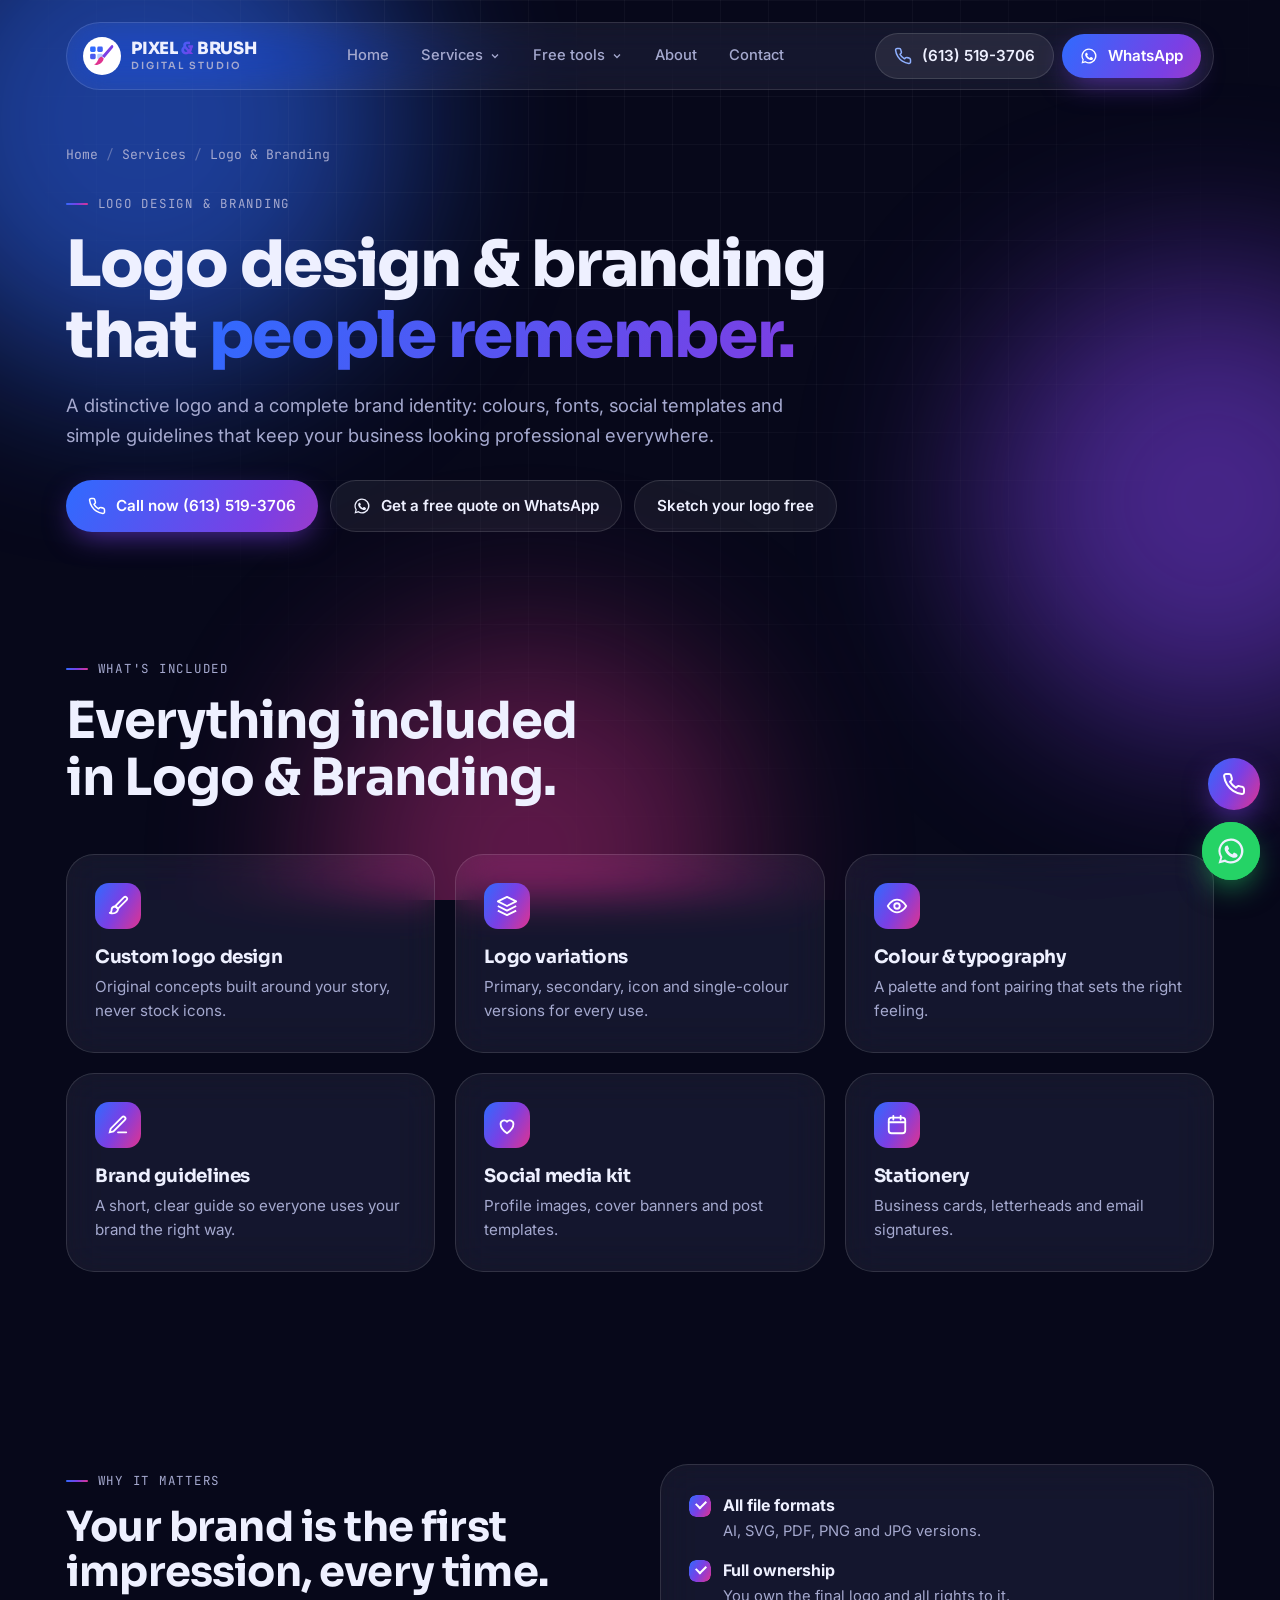
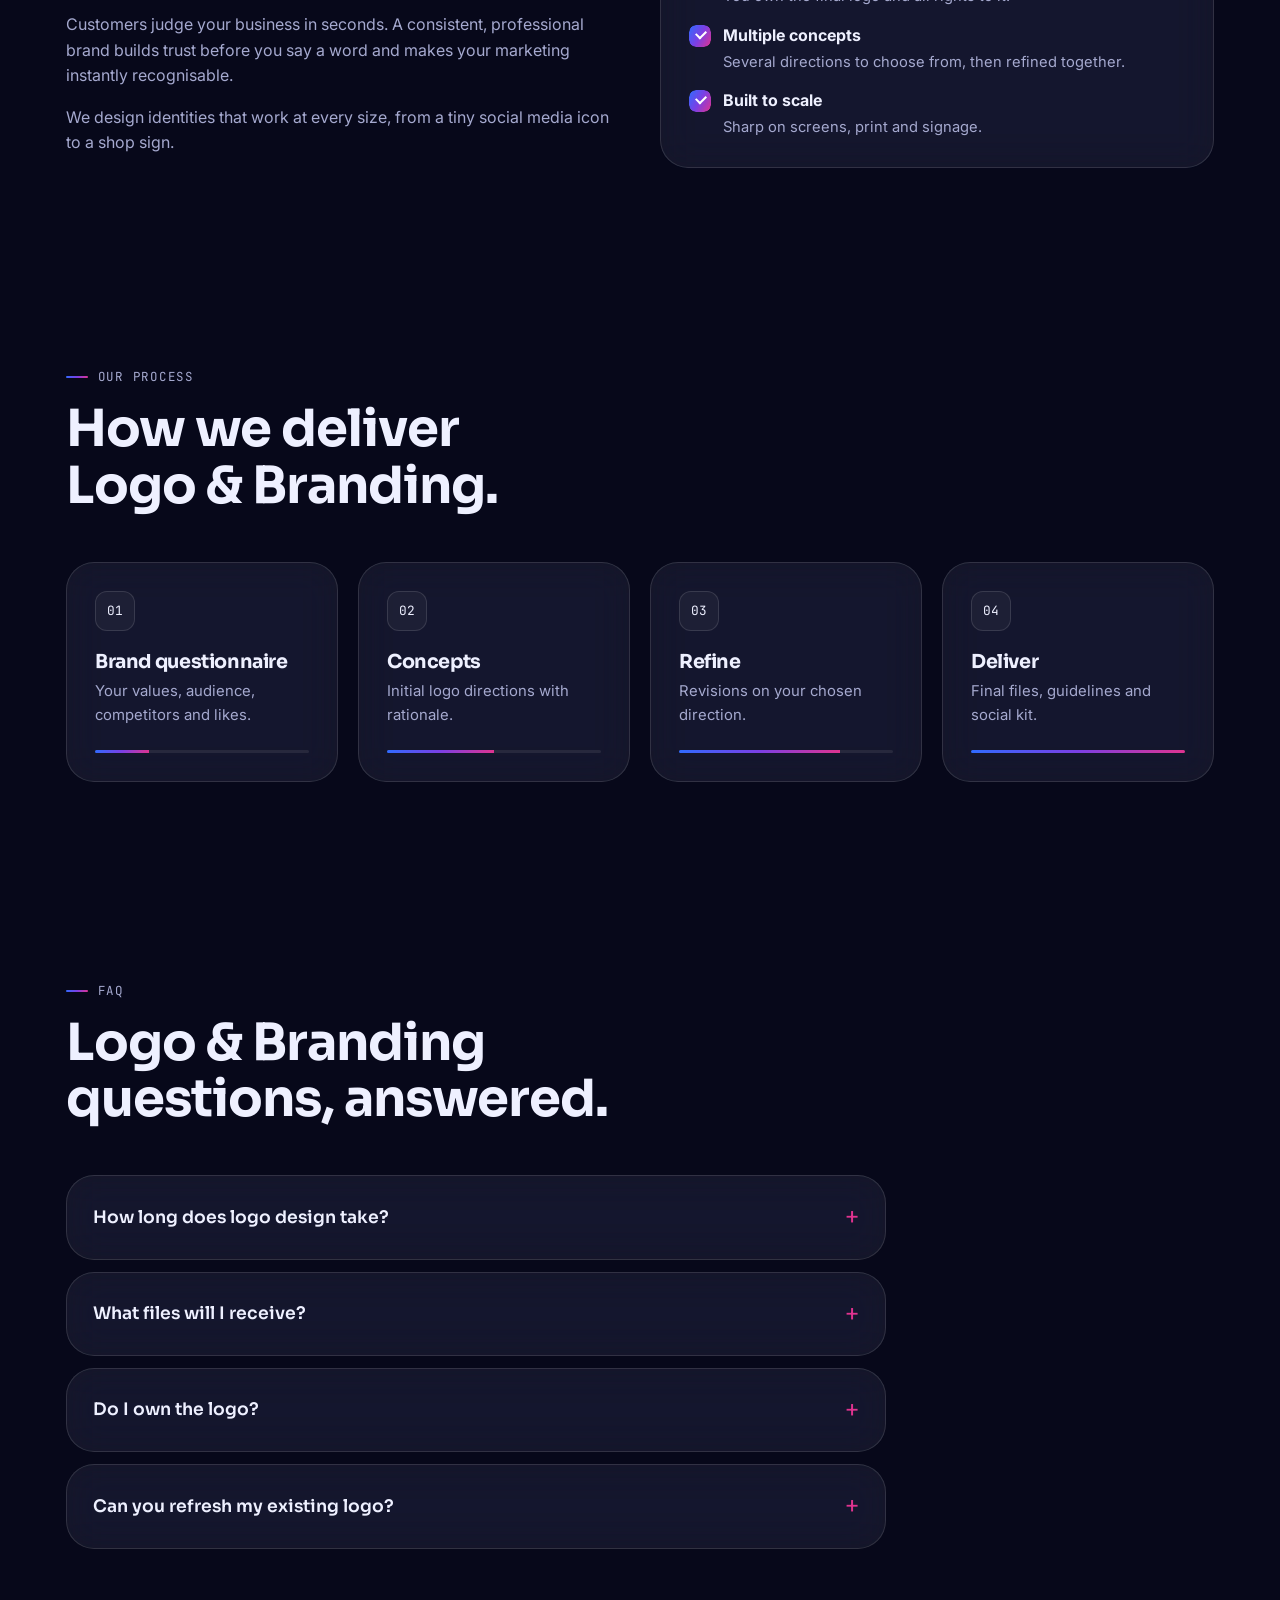
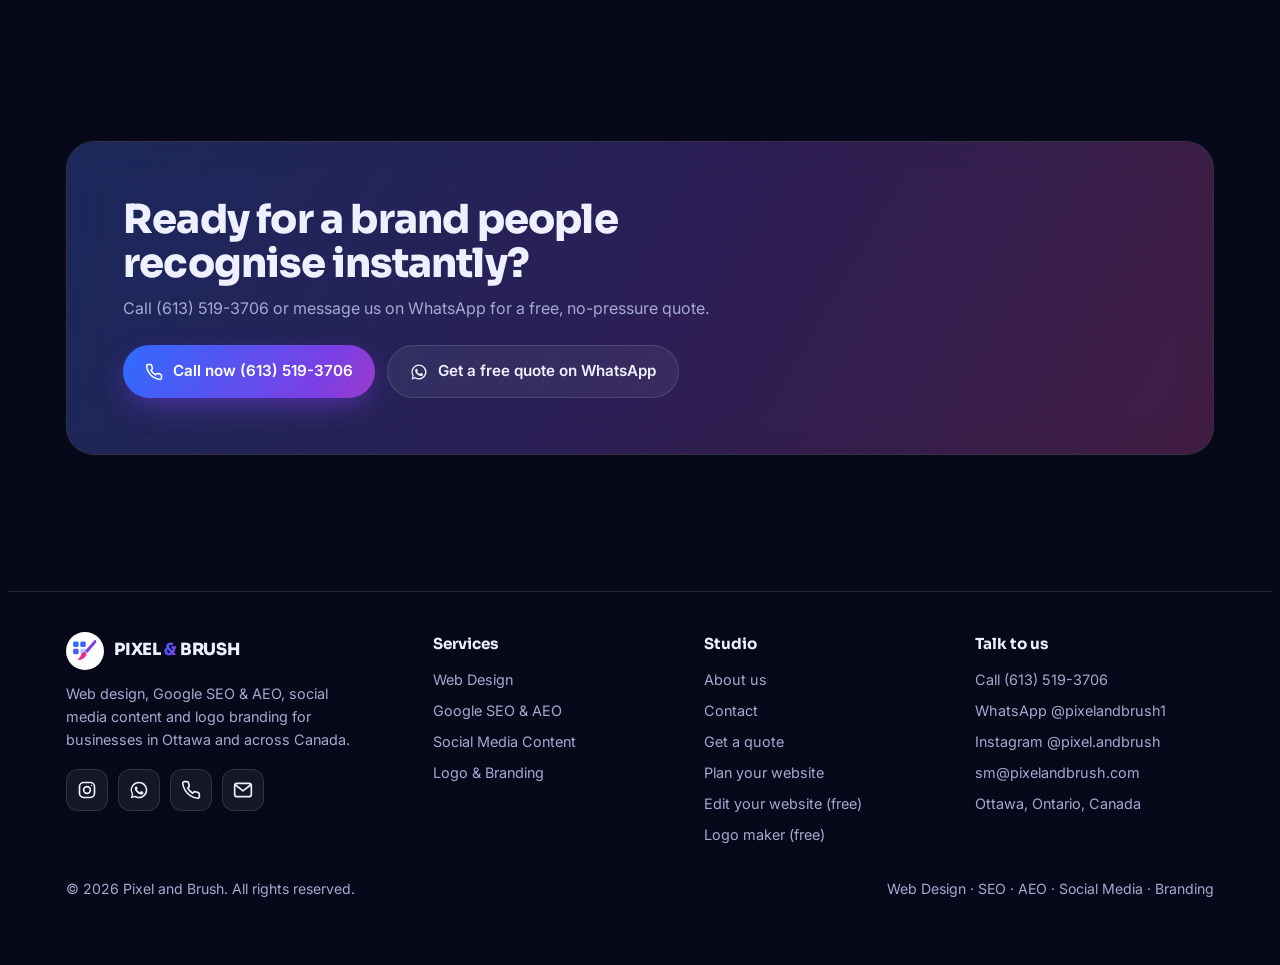
<file: logo-branding.html>
<!doctype html>
<html lang="en-CA">
<head>
<meta charset="utf-8">
<meta name="viewport" content="width=device-width, initial-scale=1, viewport-fit=cover">
<title>Logo Design and Branding in Ottawa | Pixel and Brush</title>
<meta name="claude:viewport-fit-sides" content="cover">
<meta name="description" content="Logo design and branding in Ottawa: custom logos, colour palettes, typography, brand guidelines and social media kits. Call (613) 519-3706.">
<meta name="robots" content="index, follow, max-image-preview:large">
<link rel="canonical" href="https://pixelandbrush.com/logo-branding.html">
<meta name="theme-color" content="#07081a">
<meta property="og:type" content="website">
<meta property="og:site_name" content="Pixel and Brush">
<meta property="og:title" content="Logo Design and Branding in Ottawa | Pixel and Brush">
<meta property="og:description" content="Logo design and branding in Ottawa: custom logos, colour palettes, typography, brand guidelines and social media kits. Call (613) 519-3706.">
<meta property="og:url" content="https://pixelandbrush.com/logo-branding.html">
<meta property="og:locale" content="en_CA">
<meta name="twitter:card" content="summary_large_image">
<meta name="geo.region" content="CA-ON">
<meta name="geo.placename" content="Ottawa">
<link rel="icon" href="assets/logo.svg" type="image/svg+xml">
<link rel="preconnect" href="https://fonts.googleapis.com">
<link rel="preconnect" href="https://fonts.gstatic.com" crossorigin>
<link rel="stylesheet" href="https://fonts.googleapis.com/css2?family=Sora:wght@500;600;700;800&family=Inter:wght@400;500;600&family=JetBrains+Mono:wght@500&display=swap">
<link rel="stylesheet" href="assets/style.css">
<script type="application/ld+json">{"@context": "https://schema.org", "@graph": [{"@type": "ProfessionalService", "@id": "https://pixelandbrush.com/#business", "name": "Pixel and Brush", "url": "https://pixelandbrush.com/", "logo": "https://pixelandbrush.com/assets/logo.svg", "image": "https://pixelandbrush.com/assets/logo.svg", "description": "Pixel and Brush is a digital studio in Ottawa offering web design, Google SEO and AEO, social media content creation, and logo and branding.", "telephone": "+16135193706", "email": "sm@pixelandbrush.com", "priceRange": "$$", "sameAs": ["https://www.instagram.com/pixel.andbrush"], "address": {"@type": "PostalAddress", "addressLocality": "Ottawa", "addressRegion": "ON", "addressCountry": "CA"}, "areaServed": [{"@type": "City", "name": "Ottawa"}, {"@type": "Country", "name": "Canada"}], "contactPoint": {"@type": "ContactPoint", "telephone": "+16135193706", "contactType": "customer support", "email": "sm@pixelandbrush.com", "availableLanguage": ["English"]}, "hasOfferCatalog": {"@type": "OfferCatalog", "name": "Digital services", "itemListElement": [{"@type": "Offer", "itemOffered": {"@type": "Service", "name": "Web Design", "url": "https://pixelandbrush.com/web-design.html"}}, {"@type": "Offer", "itemOffered": {"@type": "Service", "name": "Google SEO & AEO", "url": "https://pixelandbrush.com/seo-aeo.html"}}, {"@type": "Offer", "itemOffered": {"@type": "Service", "name": "Social Media Content", "url": "https://pixelandbrush.com/social-media-content.html"}}, {"@type": "Offer", "itemOffered": {"@type": "Service", "name": "Logo & Branding", "url": "https://pixelandbrush.com/logo-branding.html"}}]}}, {"@type": "WebPage", "@id": "https://pixelandbrush.com/logo-branding.html#page", "url": "https://pixelandbrush.com/logo-branding.html", "name": "Logo Design and Branding in Ottawa | Pixel and Brush", "description": "Logo design and branding in Ottawa: custom logos, colour palettes, typography, brand guidelines and social media kits. Call (613) 519-3706.", "isPartOf": {"@type": "WebSite", "@id": "https://pixelandbrush.com/#site", "url": "https://pixelandbrush.com/", "name": "Pixel and Brush"}, "about": {"@id": "https://pixelandbrush.com/#business"}}, {"@type": "Service", "name": "Logo Design and Branding", "serviceType": "Logo Design and Branding", "provider": {"@id": "https://pixelandbrush.com/#business"}, "areaServed": {"@type": "City", "name": "Ottawa"}, "url": "https://pixelandbrush.com/logo-branding.html", "description": "Logo design and branding in Ottawa: custom logos, colour palettes, typography, brand guidelines and social media kits. Call (613) 519-3706."}, {"@type": "FAQPage", "mainEntity": [{"@type": "Question", "name": "How long does logo design take?", "acceptedAnswer": {"@type": "Answer", "text": "A logo usually takes 1 to 2 weeks from questionnaire to final files. A full brand identity takes 2 to 4 weeks."}}, {"@type": "Question", "name": "What files will I receive?", "acceptedAnswer": {"@type": "Answer", "text": "You receive vector files (AI, SVG, PDF), PNG and JPG versions for web and social, plus a short brand guide covering colours, fonts and usage."}}, {"@type": "Question", "name": "Do I own the logo?", "acceptedAnswer": {"@type": "Answer", "text": "Yes. Once the project is complete, you own the final logo and all rights to it."}}, {"@type": "Question", "name": "Can you refresh my existing logo?", "acceptedAnswer": {"@type": "Answer", "text": "Yes. We can modernise your current logo while keeping the recognition you have already built."}}]}, {"@type": "BreadcrumbList", "itemListElement": [{"@type": "ListItem", "position": 1, "name": "Home", "item": "https://pixelandbrush.com/"}, {"@type": "ListItem", "position": 2, "name": "Logo & Branding", "item": "https://pixelandbrush.com/logo-branding.html"}]}]}</script>
</head>
<body>
<div class="ambient" aria-hidden="true"><div class="blob b1"></div><div class="blob b2"></div><div class="blob b3"></div></div>
<div class="grain" aria-hidden="true"></div>
<svg width="0" height="0" style="position:absolute" aria-hidden="true"><defs><symbol id="wa" viewBox="0 0 24 24"><path fill="currentColor" d="M12 2a10 10 0 0 0-8.6 15.1L2 22l5-1.3A10 10 0 1 0 12 2Zm0 18.2c-1.6 0-3.1-.4-4.4-1.2l-.3-.2-3 .8.8-2.9-.2-.3A8.2 8.2 0 1 1 12 20.2Zm4.5-6.1c-.2-.1-1.5-.7-1.7-.8-.2-.1-.4-.1-.6.1l-.8 1c-.1.2-.3.2-.5.1a6.7 6.7 0 0 1-3.3-2.9c-.3-.4.3-.4.8-1.3.1-.2 0-.3 0-.4l-.8-1.8c-.2-.5-.4-.4-.6-.4h-.5c-.2 0-.4.1-.7.3-.2.3-.9.9-.9 2.2s.9 2.5 1 2.7c.1.2 1.8 2.8 4.4 3.9 1.6.7 2.3.8 3.1.6.5-.1 1.5-.6 1.7-1.2.2-.6.2-1.1.2-1.2-.1-.1-.3-.2-.5-.3Z"/></symbol></defs></svg>
<header id="top"><div class="wrap"><nav class="nav glass" aria-label="Main">
<a class="brand" href="index.html" aria-label="Pixel and Brush home"><svg viewBox="0 0 48 48" aria-hidden="true"><circle cx="24" cy="24" r="24" fill="#fff"/><rect x="9" y="12" width="7" height="7" rx="1.8" fill="#2f6bff"/><rect x="18" y="12" width="7" height="7" rx="1.8" fill="#3d63f5"/><rect x="9" y="21" width="7" height="7" rx="1.8" fill="#4a5bef"/><rect x="18" y="21" width="7" height="7" rx="1.8" fill="#2f6bff" opacity=".35"/><path d="M37.5 10.5c1.2 1 1 2.6-.2 3.8L27 26.5l-3-2.6 11.3-12.9c.6-.7 1.5-1 2.2-.5Z" fill="#7b3fe4"/><path d="M23.2 24.6l3 2.7c-.6 3.4-3 6.6-7.6 7.7-1.6.4-3.3.3-4.6-.3 2.6-1 3.6-2.6 4.6-4.9 1-2.4 2.5-4.4 4.6-5.2Z" fill="#e0338f"/></svg><span>PIXEL <span class="grad-text">&amp;</span> BRUSH<small>DIGITAL STUDIO</small></span></a>
<div class="links" id="links">
<a href="index.html">Home</a>
<div class="dd"><button type="button" aria-expanded="false" aria-haspopup="true">Services <svg width="12" height="12" viewBox="0 0 24 24" fill="none" stroke="currentColor" stroke-width="2.5"><path d="m6 9 6 6 6-6"/></svg></button><div class="dd-menu"><a href="web-design.html"><span><svg viewBox="0 0 24 24" fill="none" stroke="#fff" stroke-width="2" stroke-linecap="round" stroke-linejoin="round"><rect x="3" y="4" width="18" height="14" rx="2"/><path d="M3 8h18M8 21h8M12 18v3"/></svg></span><div>Web Design<small>Fast, custom websites that convert</small></div></a><a href="seo-aeo.html"><span><svg viewBox="0 0 24 24" fill="none" stroke="#fff" stroke-width="2" stroke-linecap="round"><circle cx="11" cy="11" r="7"/><path d="M20 20l-4-4M8 11h6M11 8v6"/></svg></span><div>Google SEO & AEO<small>Rank on Google, get cited by AI</small></div></a><a href="social-media-content.html"><span><svg viewBox="0 0 24 24" fill="none" stroke="#fff" stroke-width="2" stroke-linecap="round" stroke-linejoin="round"><rect x="3" y="3" width="18" height="18" rx="5"/><circle cx="12" cy="12" r="4"/><circle cx="17.5" cy="6.5" r=".8" fill="#fff"/></svg></span><div>Social Media Content<small>Reels, posts & monthly calendars</small></div></a><a href="logo-branding.html"><span><svg viewBox="0 0 24 24" fill="none" stroke="#fff" stroke-width="2" stroke-linecap="round" stroke-linejoin="round"><path d="M18.4 2.6a2 2 0 0 1 2.9 2.9L12 14.8 9.2 12z"/><path d="M9 12.5c-2.5 0-4 1.8-4 4 0 1.6-.8 2.6-2 3 4.5 1.5 9-.5 9-4.5z"/></svg></span><div>Logo & Branding<small>Logos and brand identity systems</small></div></a></div></div>
<div class="dd"><button type="button" aria-expanded="false" aria-haspopup="true">Free tools <svg width="12" height="12" viewBox="0 0 24 24" fill="none" stroke="currentColor" stroke-width="2.5"><path d="m6 9 6 6 6-6"/></svg></button><div class="dd-menu"><a href="website-planner.html"><span><svg viewBox="0 0 24 24" fill="none" stroke="#fff" stroke-width="2" stroke-linecap="round" stroke-linejoin="round"><rect x="3" y="4" width="18" height="16" rx="2"/><path d="M3 9h18M9 9v11"/></svg></span><div>Plan your website<small>Pick a look and sections, get a free quote</small></div></a><a href="website-editor.html"><span><svg viewBox="0 0 24 24" fill="none" stroke="#fff" stroke-width="2" stroke-linecap="round" stroke-linejoin="round"><path d="M12 20h9"/><path d="M16.5 3.5a2.1 2.1 0 0 1 3 3L7 19l-4 1 1-4z"/></svg></span><div>Edit your website<small>Upload your code and edit it without coding</small></div></a><a href="logo-maker.html"><span><svg viewBox="0 0 24 24" fill="none" stroke="#fff" stroke-width="2" stroke-linecap="round" stroke-linejoin="round"><circle cx="9" cy="9" r="5"/><path d="M14 13l7 7H11z"/></svg></span><div>Design your logo<small>Sketch a logo idea with brush and shapes</small></div></a></div></div>
<a href="about.html">About</a>
<a href="contact.html">Contact</a>
</div>
<div class="nav-actions">
<a class="btn btn-call" href="tel:+16135193706" aria-label="Call now (613) 519-3706"><svg viewBox="0 0 24 24" fill="none" stroke="currentColor" stroke-width="2" stroke-linecap="round" stroke-linejoin="round"><path d="M22 16.9v3a2 2 0 0 1-2.2 2 19.8 19.8 0 0 1-8.6-3.1 19.5 19.5 0 0 1-6-6A19.8 19.8 0 0 1 2.1 4.2 2 2 0 0 1 4.1 2h3a2 2 0 0 1 2 1.7c.1.9.4 1.8.7 2.7a2 2 0 0 1-.5 2.1L8 9.8a16 16 0 0 0 6 6l1.3-1.3a2 2 0 0 1 2.1-.4c.9.3 1.8.6 2.7.7a2 2 0 0 1 1.7 2z"/></svg><span class="num">(613) 519-3706</span></a>
<a class="btn btn-grad" href="https://wa.me/pixelandbrush1" target="_blank" rel="noopener"><svg viewBox="0 0 24 24" fill="currentColor" aria-hidden="true"><use href="#wa"/></svg><span>WhatsApp</span></a>
<button class="menu-btn" id="menuBtn" aria-label="Open menu" aria-expanded="false" aria-controls="links"><svg viewBox="0 0 24 24" width="20" height="20" fill="none" stroke="currentColor" stroke-width="2" stroke-linecap="round" aria-hidden="true"><path d="M4 7h16M4 12h16M4 17h10"/></svg></button>
</div></nav></div></header>
<main><div class="wrap phero"><nav aria-label="Breadcrumb" class="crumbs load"><ol><li><a href="index.html">Home</a></li><li><a href="index.html#services">Services</a></li><li aria-current="page">Logo &amp; Branding</li></ol></nav>
<span class="eyebrow load d1">Logo Design &amp; Branding</span><h1 class="load d2">Logo design &amp; branding that <span class="grad-text">people remember.</span></h1><p class="lead load d3">A distinctive logo and a complete brand identity: colours, fonts, social templates and simple guidelines that keep your business looking professional everywhere.</p><div class="load d4"><div class="ctas"><a class="btn btn-grad" href="tel:+16135193706"><svg viewBox="0 0 24 24" fill="none" stroke="currentColor" stroke-width="2" stroke-linecap="round" stroke-linejoin="round"><path d="M22 16.9v3a2 2 0 0 1-2.2 2 19.8 19.8 0 0 1-8.6-3.1 19.5 19.5 0 0 1-6-6A19.8 19.8 0 0 1 2.1 4.2 2 2 0 0 1 4.1 2h3a2 2 0 0 1 2 1.7c.1.9.4 1.8.7 2.7a2 2 0 0 1-.5 2.1L8 9.8a16 16 0 0 0 6 6l1.3-1.3a2 2 0 0 1 2.1-.4c.9.3 1.8.6 2.7.7a2 2 0 0 1 1.7 2z"/></svg>Call now (613) 519-3706</a>
<a class="btn btn-ghost" href="https://wa.me/pixelandbrush1" target="_blank" rel="noopener"><svg viewBox="0 0 24 24" fill="currentColor" aria-hidden="true"><use href="#wa"/></svg>Get a free quote on WhatsApp</a>
<a class="btn btn-ghost" href="logo-maker.html">Sketch your logo free</a></div></div></div><section><div class="wrap"><div class="sec-head reveal"><div><span class="eyebrow">What's included</span><h2>Everything included in Logo &amp; Branding.</h2></div></div><div class="feat"><div class="f glass reveal"><div class="icon"><svg viewBox="0 0 24 24" fill="none" stroke="#fff" stroke-width="2" stroke-linecap="round" stroke-linejoin="round"><path d="M18.4 2.6a2 2 0 0 1 2.9 2.9L12 14.8 9.2 12z"/><path d="M9 12.5c-2.5 0-4 1.8-4 4 0 1.6-.8 2.6-2 3 4.5 1.5 9-.5 9-4.5z"/></svg></div><h3>Custom logo design</h3><p>Original concepts built around your story, never stock icons.</p></div><div class="f glass reveal"><div class="icon"><svg viewBox="0 0 24 24" fill="none" stroke="#fff" stroke-width="2" stroke-linejoin="round"><path d="m12 2 10 5-10 5L2 7z"/><path d="m2 12 10 5 10-5M2 17l10 5 10-5"/></svg></div><h3>Logo variations</h3><p>Primary, secondary, icon and single-colour versions for every use.</p></div><div class="f glass reveal"><div class="icon"><svg viewBox="0 0 24 24" fill="none" stroke="#fff" stroke-width="2"><path d="M2 12s3.6-7 10-7 10 7 10 7-3.6 7-10 7S2 12 2 12z"/><circle cx="12" cy="12" r="3"/></svg></div><h3>Colour &amp; typography</h3><p>A palette and font pairing that sets the right feeling.</p></div><div class="f glass reveal"><div class="icon"><svg viewBox="0 0 24 24" fill="none" stroke="#fff" stroke-width="2" stroke-linecap="round"><path d="M12 20h9M16.5 3.5a2.1 2.1 0 0 1 3 3L7 19l-4 1 1-4z"/></svg></div><h3>Brand guidelines</h3><p>A short, clear guide so everyone uses your brand the right way.</p></div><div class="f glass reveal"><div class="icon"><svg viewBox="0 0 24 24" fill="none" stroke="#fff" stroke-width="2" stroke-linecap="round"><path d="M12 21s-7-4.5-7-10a4 4 0 0 1 7-2.6A4 4 0 0 1 19 11c0 5.5-7 10-7 10z"/></svg></div><h3>Social media kit</h3><p>Profile images, cover banners and post templates.</p></div><div class="f glass reveal"><div class="icon"><svg viewBox="0 0 24 24" fill="none" stroke="#fff" stroke-width="2" stroke-linecap="round"><rect x="3" y="4" width="18" height="17" rx="3"/><path d="M3 9h18M8 2v4M16 2v4"/></svg></div><h3>Stationery</h3><p>Business cards, letterheads and email signatures.</p></div></div></div></section><section><div class="wrap two"><div class="prose reveal"><span class="eyebrow">Why it matters</span><h2>Your brand is the first impression, every time.</h2><p>Customers judge your business in seconds. A consistent, professional brand builds trust before you say a word and makes your marketing instantly recognisable.</p><p>We design identities that work at every size, from a tiny social media icon to a shop sign.</p></div><ul class="check glass reveal"><li><div><strong>All file formats</strong><span>AI, SVG, PDF, PNG and JPG versions.</span></div></li><li><div><strong>Full ownership</strong><span>You own the final logo and all rights to it.</span></div></li><li><div><strong>Multiple concepts</strong><span>Several directions to choose from, then refined together.</span></div></li><li><div><strong>Built to scale</strong><span>Sharp on screens, print and signage.</span></div></li></ul></div></section><section><div class="wrap"><div class="sec-head reveal"><div><span class="eyebrow">Our process</span><h2>How we deliver Logo &amp; Branding.</h2></div></div><div class="steps"><div class="step glass reveal"><div class="n">01</div><h3>Brand questionnaire</h3><p>Your values, audience, competitors and likes.</p><div class="bar"><i style="--w:25%"></i></div></div><div class="step glass reveal"><div class="n">02</div><h3>Concepts</h3><p>Initial logo directions with rationale.</p><div class="bar"><i style="--w:50%"></i></div></div><div class="step glass reveal"><div class="n">03</div><h3>Refine</h3><p>Revisions on your chosen direction.</p><div class="bar"><i style="--w:75%"></i></div></div><div class="step glass reveal"><div class="n">04</div><h3>Deliver</h3><p>Final files, guidelines and social kit.</p><div class="bar"><i style="--w:100%"></i></div></div></div></div></section><section><div class="wrap"><div class="sec-head reveal"><div><span class="eyebrow">FAQ</span><h2>Logo &amp; Branding questions, answered.</h2></div></div><div class="faq"><details class="glass reveal"><summary>How long does logo design take?</summary><p>A logo usually takes 1 to 2 weeks from questionnaire to final files. A full brand identity takes 2 to 4 weeks.</p></details><details class="glass reveal"><summary>What files will I receive?</summary><p>You receive vector files (AI, SVG, PDF), PNG and JPG versions for web and social, plus a short brand guide covering colours, fonts and usage.</p></details><details class="glass reveal"><summary>Do I own the logo?</summary><p>Yes. Once the project is complete, you own the final logo and all rights to it.</p></details><details class="glass reveal"><summary>Can you refresh my existing logo?</summary><p>Yes. We can modernise your current logo while keeping the recognition you have already built.</p></details></div></div></section><section><div class="wrap"><div class="cta-band glass reveal"><div><h2>Ready for a brand people recognise instantly?</h2><p>Call (613) 519-3706 or message us on WhatsApp for a free, no-pressure quote.</p></div><div class="ctas"><a class="btn btn-grad" href="tel:+16135193706"><svg viewBox="0 0 24 24" fill="none" stroke="currentColor" stroke-width="2" stroke-linecap="round" stroke-linejoin="round"><path d="M22 16.9v3a2 2 0 0 1-2.2 2 19.8 19.8 0 0 1-8.6-3.1 19.5 19.5 0 0 1-6-6A19.8 19.8 0 0 1 2.1 4.2 2 2 0 0 1 4.1 2h3a2 2 0 0 1 2 1.7c.1.9.4 1.8.7 2.7a2 2 0 0 1-.5 2.1L8 9.8a16 16 0 0 0 6 6l1.3-1.3a2 2 0 0 1 2.1-.4c.9.3 1.8.6 2.7.7a2 2 0 0 1 1.7 2z"/></svg>Call now (613) 519-3706</a>
<a class="btn btn-ghost" href="https://wa.me/pixelandbrush1" target="_blank" rel="noopener"><svg viewBox="0 0 24 24" fill="currentColor" aria-hidden="true"><use href="#wa"/></svg>Get a free quote on WhatsApp</a></div></div></div></section></main>
<footer><div class="wrap">
<div class="foot-grid">
<div><a class="brand" href="index.html"><svg viewBox="0 0 48 48" aria-hidden="true"><circle cx="24" cy="24" r="24" fill="#fff"/><rect x="9" y="12" width="7" height="7" rx="1.8" fill="#2f6bff"/><rect x="18" y="12" width="7" height="7" rx="1.8" fill="#3d63f5"/><rect x="9" y="21" width="7" height="7" rx="1.8" fill="#4a5bef"/><rect x="18" y="21" width="7" height="7" rx="1.8" fill="#2f6bff" opacity=".35"/><path d="M37.5 10.5c1.2 1 1 2.6-.2 3.8L27 26.5l-3-2.6 11.3-12.9c.6-.7 1.5-1 2.2-.5Z" fill="#7b3fe4"/><path d="M23.2 24.6l3 2.7c-.6 3.4-3 6.6-7.6 7.7-1.6.4-3.3.3-4.6-.3 2.6-1 3.6-2.6 4.6-4.9 1-2.4 2.5-4.4 4.6-5.2Z" fill="#e0338f"/></svg><span>PIXEL <span class="grad-text">&amp;</span> BRUSH</span></a>
<p>Web design, Google SEO &amp; AEO, social media content and logo branding for businesses in Ottawa and across Canada.</p><div class="socials"><a href="https://www.instagram.com/pixel.andbrush" target="_blank" rel="noopener me" aria-label="Pixel and Brush on Instagram"><svg viewBox="0 0 24 24" fill="none" stroke="currentColor" stroke-width="2" stroke-linecap="round" stroke-linejoin="round"><rect x="3" y="3" width="18" height="18" rx="5"/><circle cx="12" cy="12" r="4"/><circle cx="17.5" cy="6.5" r=".9" fill="currentColor" stroke="none"/></svg></a><a href="https://wa.me/pixelandbrush1" target="_blank" rel="noopener" aria-label="WhatsApp"><svg viewBox="0 0 24 24" fill="currentColor" aria-hidden="true"><use href="#wa"/></svg></a><a href="tel:+16135193706" aria-label="Call (613) 519-3706"><svg viewBox="0 0 24 24" fill="none" stroke="currentColor" stroke-width="2" stroke-linecap="round" stroke-linejoin="round"><path d="M22 16.9v3a2 2 0 0 1-2.2 2 19.8 19.8 0 0 1-8.6-3.1 19.5 19.5 0 0 1-6-6A19.8 19.8 0 0 1 2.1 4.2 2 2 0 0 1 4.1 2h3a2 2 0 0 1 2 1.7c.1.9.4 1.8.7 2.7a2 2 0 0 1-.5 2.1L8 9.8a16 16 0 0 0 6 6l1.3-1.3a2 2 0 0 1 2.1-.4c.9.3 1.8.6 2.7.7a2 2 0 0 1 1.7 2z"/></svg></a><a href="mailto:sm@pixelandbrush.com" aria-label="Email sm@pixelandbrush.com"><svg viewBox="0 0 24 24" fill="none" stroke="currentColor" stroke-width="2" stroke-linecap="round" stroke-linejoin="round"><rect x="2" y="4" width="20" height="16" rx="3"/><path d="m3 6 9 7 9-7"/></svg></a></div></div>
<div><h4>Services</h4><ul><li><a href="web-design.html">Web Design</a></li><li><a href="seo-aeo.html">Google SEO & AEO</a></li><li><a href="social-media-content.html">Social Media Content</a></li><li><a href="logo-branding.html">Logo & Branding</a></li></ul></div>
<div><h4>Studio</h4><ul><li><a href="about.html">About us</a></li><li><a href="contact.html">Contact</a></li><li><a href="contact.html#quote">Get a quote</a></li><li><a href="website-planner.html">Plan your website</a></li><li><a href="website-editor.html">Edit your website (free)</a></li><li><a href="logo-maker.html">Logo maker (free)</a></li></ul></div>
<div><h4>Talk to us</h4><ul><li><a href="tel:+16135193706">Call (613) 519-3706</a></li><li><a href="https://wa.me/pixelandbrush1" target="_blank" rel="noopener">WhatsApp @pixelandbrush1</a></li><li><a href="https://www.instagram.com/pixel.andbrush" target="_blank" rel="noopener me">Instagram @pixel.andbrush</a></li><li><a href="mailto:sm@pixelandbrush.com">sm@pixelandbrush.com</a></li><li>Ottawa, Ontario, Canada</li></ul></div>
</div>
<div class="foot"><span>© <span id="yr">2026</span> Pixel and Brush. All rights reserved.</span><span>Web Design · SEO · AEO · Social Media · Branding</span></div>
</div></footer>
<a class="fab-call" href="tel:+16135193706" aria-label="Call now (613) 519-3706"><span style="color:#fff;display:grid"><svg viewBox="0 0 24 24" fill="none" stroke="currentColor" stroke-width="2" stroke-linecap="round" stroke-linejoin="round"><path d="M22 16.9v3a2 2 0 0 1-2.2 2 19.8 19.8 0 0 1-8.6-3.1 19.5 19.5 0 0 1-6-6A19.8 19.8 0 0 1 2.1 4.2 2 2 0 0 1 4.1 2h3a2 2 0 0 1 2 1.7c.1.9.4 1.8.7 2.7a2 2 0 0 1-.5 2.1L8 9.8a16 16 0 0 0 6 6l1.3-1.3a2 2 0 0 1 2.1-.4c.9.3 1.8.6 2.7.7a2 2 0 0 1 1.7 2z"/></svg></span></a>
<a class="fab" href="https://wa.me/pixelandbrush1" target="_blank" rel="noopener" aria-label="Chat on WhatsApp"><svg viewBox="0 0 24 24" fill="#fff" aria-hidden="true"><use href="#wa"/></svg></a>
<script src="assets/main.js"></script>
</body>
</html>
</file>
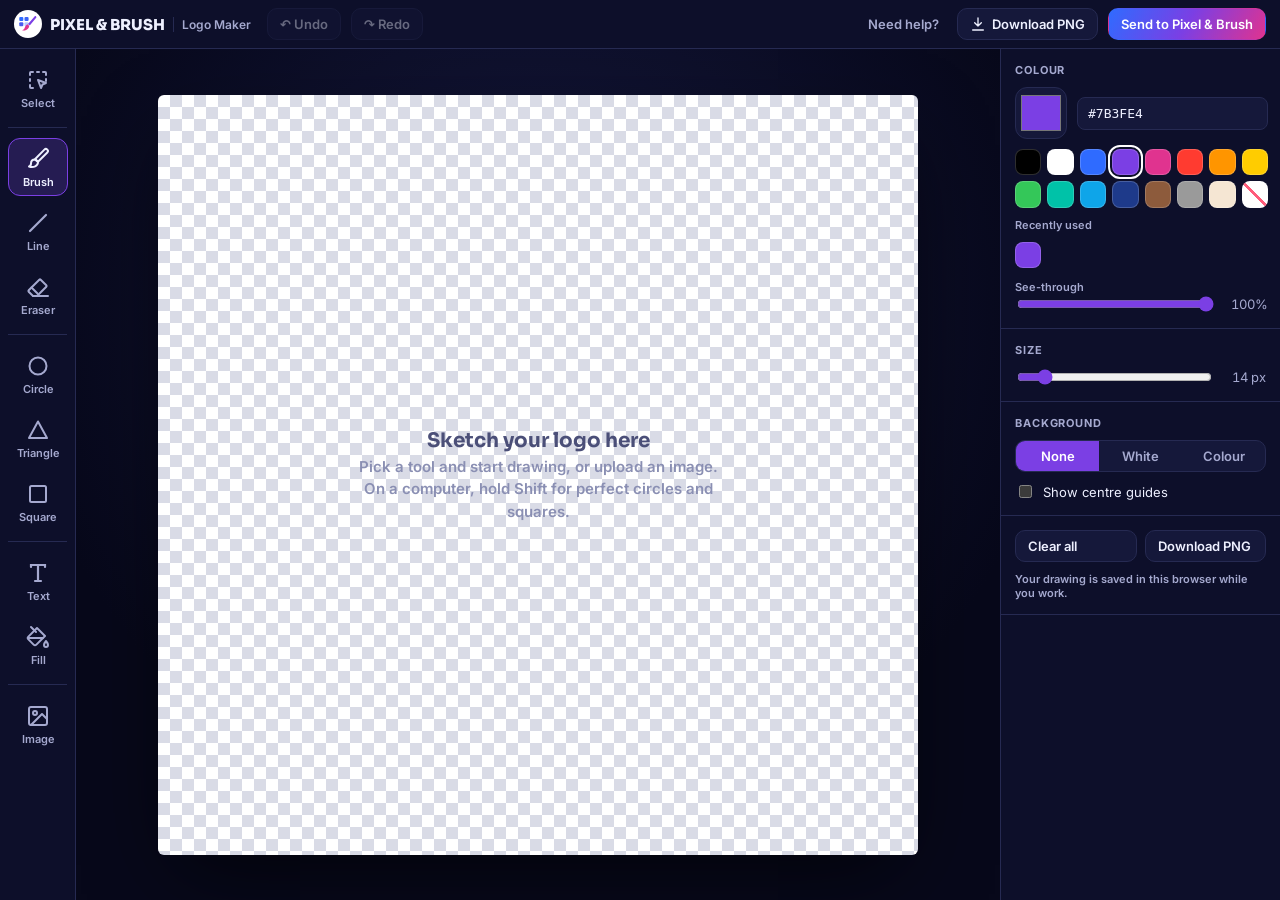
<file: logo-maker.html>
<!doctype html>
<html lang="en-CA">
<head>
<meta charset="utf-8">
<meta name="viewport" content="width=device-width, initial-scale=1, viewport-fit=cover">
<title>Free Logo Maker | Pixel and Brush</title>
<meta name="description" content="Sketch your logo idea for free with a brush, lines, circles, triangles, squares, text and any colour. Download it as a PNG or send it to Pixel and Brush to turn into a professional logo.">
<meta name="robots" content="index, follow">
<link rel="canonical" href="https://pixelandbrush.com/logo-maker.html">
<meta name="theme-color" content="#07081a">
<meta property="og:type" content="website">
<meta property="og:site_name" content="Pixel and Brush">
<meta property="og:title" content="Free Logo Maker | Pixel and Brush">
<meta property="og:description" content="Sketch your logo idea for free, then download it or send it to Pixel and Brush.">
<meta property="og:url" content="https://pixelandbrush.com/logo-maker.html">
<link rel="icon" href="assets/logo.svg" type="image/svg+xml">
<link rel="preconnect" href="https://fonts.googleapis.com">
<link rel="preconnect" href="https://fonts.gstatic.com" crossorigin>
<link rel="stylesheet" href="https://fonts.googleapis.com/css2?family=Sora:wght@600;700;800&family=Inter:wght@400;500;600;700&family=Playfair+Display:ital,wght@0,700;1,700&family=Pacifico&family=Bebas+Neue&display=swap">
<script type="application/ld+json">{"@context":"https://schema.org","@type":"WebApplication","name":"Pixel and Brush Logo Maker","url":"https://pixelandbrush.com/logo-maker.html","applicationCategory":"DesignApplication","operatingSystem":"Any (web browser)","offers":{"@type":"Offer","price":"0","priceCurrency":"CAD"},"provider":{"@id":"https://pixelandbrush.com/#business"}}</script>
<style>
/* Layout: drawing studio — tool rail left, square artboard centre, colour & settings panel right; stacks on phones */
:root{
  --bg:#07081a; --panel:#0d0f2a; --panel-2:#15183a; --line:#262a52; --fg:#eef0ff; --muted:#a5a9cf;
  --accent:#7b3fe4; --accent-soft:#251c52; --danger:#ff7a9c; --ok:#25d366;
  --grad:linear-gradient(120deg,#2f6bff 0%,#7b3fe4 50%,#e0338f 100%);
  --font-ui:"Inter",system-ui,-apple-system,"Segoe UI",sans-serif;
  --font-display:"Sora","Inter",system-ui,sans-serif;
  --r:10px; color-scheme:dark;
}
*{box-sizing:border-box}
html,body{height:100%}
[hidden]{display:none!important}
body{margin:0;background:var(--bg);color:var(--fg);font-family:var(--font-ui);font-size:13px}
button,input,select{font:inherit;color:inherit}
:focus-visible{outline:2px solid #e0338f;outline-offset:2px}

.app{height:100%;display:grid;grid-template-rows:auto 1fr;grid-template-columns:minmax(0,1fr);padding-left:env(safe-area-inset-left,0px);padding-right:env(safe-area-inset-right,0px)}
.top{display:flex;align-items:center;gap:10px;flex-wrap:wrap;padding:8px 14px;background:var(--panel);border-bottom:1px solid var(--line)}
.brand{display:flex;align-items:center;gap:8px;font-weight:800;font-size:15px;margin-right:6px}
.brand a{display:flex;align-items:center;gap:8px;color:inherit;text-decoration:none;font-family:var(--font-display)}
.brand small{font-weight:600;color:var(--muted);font-size:12px;border-left:1px solid var(--line);padding-left:8px}
.grow{flex:1}
.btn{border:1px solid var(--line);background:var(--panel-2);border-radius:var(--r);padding:7px 12px;cursor:pointer;font-weight:600;display:inline-flex;align-items:center;gap:6px;white-space:nowrap;text-decoration:none;color:var(--fg)}
.btn:hover{border-color:var(--accent)}
.btn:disabled{opacity:.4;cursor:not-allowed;border-color:var(--line)}
.btn.primary{background:var(--grad);border-color:transparent;color:#fff}
.btn.wa{background:var(--ok);border-color:transparent;color:#04210f}
.btn svg{width:16px;height:16px}
.toplink{color:var(--muted);text-decoration:none;font-weight:600;padding:6px 8px;border-radius:var(--r)}
.toplink:hover{color:var(--fg);background:var(--panel-2)}

.work{display:grid;grid-template-columns:76px minmax(0,1fr) 280px;min-height:0}
.rail{background:var(--panel);border-right:1px solid var(--line);padding:10px 8px;display:flex;flex-direction:column;gap:6px;overflow:auto}
.tool{width:60px;border:1px solid transparent;background:transparent;border-radius:12px;padding:8px 4px 6px;cursor:pointer;display:grid;justify-items:center;gap:4px;color:var(--muted);font-size:11px;font-weight:600}
.tool svg{width:24px;height:24px}
.tool:hover{background:var(--panel-2);color:var(--fg)}
.tool[aria-pressed="true"]{background:var(--accent-soft);border-color:var(--accent);color:var(--fg)}
.rail hr{width:100%;border:0;border-top:1px solid var(--line);margin:4px 0}

.stage{display:grid;place-items:center;padding:20px;min-height:0;min-width:0;overflow:auto;background:radial-gradient(circle at 50% 30%,#14173d,var(--bg) 70%)}
.board{position:relative;width:min(100%,calc(100vh - 140px),760px);aspect-ratio:1;border-radius:6px;box-shadow:0 30px 80px -20px rgba(0,0,0,.7);touch-action:none;
  --chk:#d9dbe6; background-color:#fff}
.board.transparent{background-image:linear-gradient(45deg,var(--chk) 25%,transparent 25%),linear-gradient(-45deg,var(--chk) 25%,transparent 25%),linear-gradient(45deg,transparent 75%,var(--chk) 75%),linear-gradient(-45deg,transparent 75%,var(--chk) 75%);background-size:24px 24px;background-position:0 0,0 12px,12px -12px,-12px 0}
.board canvas{position:absolute;inset:0;width:100%;height:100%;border-radius:6px}
#guide{pointer-events:none;opacity:0;transition:opacity .2s}
.board.guides #guide{opacity:1}
#live{cursor:crosshair}
.hint{position:absolute;left:50%;top:50%;transform:translate(-50%,-50%);color:#8a8fb3;font-size:15px;font-weight:600;text-align:center;pointer-events:none;line-height:1.5}
.hint b{display:block;font-family:var(--font-display);font-size:20px;color:#4b4f78}

.side{background:var(--panel);border-left:1px solid var(--line);overflow:auto;min-height:0}
.sec{padding:14px;border-bottom:1px solid var(--line);display:grid;gap:10px}
.sec h3{margin:0;font-size:11px;text-transform:uppercase;letter-spacing:.08em;color:var(--muted);font-weight:700;display:flex;justify-content:space-between;align-items:center}
.current{display:flex;align-items:center;gap:10px}
.current input[type=color]{width:52px;height:52px;border:1px solid var(--line);border-radius:12px;padding:3px;background:var(--panel-2);cursor:pointer;flex:none}
.current .hex{flex:1;min-width:0;border:1px solid var(--line);background:var(--panel-2);border-radius:8px;padding:8px 10px;font-family:ui-monospace,Menlo,monospace;text-transform:uppercase}
.swatches{display:grid;grid-template-columns:repeat(8,1fr);gap:6px}
.sw{aspect-ratio:1;border-radius:8px;border:1px solid rgba(255,255,255,.18);cursor:pointer;padding:0;position:relative}
.sw[aria-pressed="true"]{outline:2px solid #fff;outline-offset:2px}
.sw.clear{background:linear-gradient(45deg,transparent 45%,#ff5c7a 45% 55%,transparent 55%),#fff}
.label{font-size:11px;color:var(--muted);font-weight:600}
.row{display:flex;align-items:center;gap:10px}
.row input[type=range]{flex:1;min-width:0;accent-color:var(--accent)}
.val{min-width:42px;text-align:right;font-variant-numeric:tabular-nums;color:var(--muted)}
.seg{display:flex;border:1px solid var(--line);border-radius:var(--r);overflow:hidden;background:var(--panel-2)}
.seg button{flex:1;border:0;background:transparent;padding:7px 6px;cursor:pointer;color:var(--muted);font-weight:600}
.seg button[aria-pressed="true"]{background:var(--accent);color:#fff}
.inp{width:100%;border:1px solid var(--line);background:var(--panel-2);border-radius:8px;padding:8px 10px;min-width:0}
.check{display:flex;align-items:center;gap:8px;cursor:pointer}
.acts{display:grid;grid-template-columns:1fr 1fr;gap:8px}

.modal-bg{position:fixed;inset:0;background:rgba(5,6,20,.6);display:grid;place-items:center;z-index:50;padding:16px}
.modal{background:var(--panel);border:1px solid var(--line);border-radius:18px;width:min(460px,100%);padding:22px;display:grid;gap:14px;max-height:100%;overflow:auto}
.modal h2{margin:0;font-family:var(--font-display);font-size:20px}
.modal p{margin:0;color:var(--muted);line-height:1.5}
.modal img{width:120px;height:120px;border-radius:10px;background:#fff;object-fit:contain;justify-self:center}
.modal .acts{grid-template-columns:1fr}
.toast{position:fixed;bottom:calc(18px + env(safe-area-inset-bottom,0px));left:50%;transform:translateX(-50%);background:var(--fg);color:var(--bg);padding:9px 16px;border-radius:8px;font-weight:600;z-index:60}

@media (max-width:900px){
  .app{height:auto;min-height:100%}
  .work{grid-template-columns:minmax(0,1fr)}
  .rail{flex-direction:row;flex-wrap:wrap;justify-content:center;border-right:0;border-bottom:1px solid var(--line);padding-left:max(10px,env(safe-area-inset-left,0px));padding-right:max(10px,env(safe-area-inset-right,0px))}
  .rail hr{display:none}
  .tool{width:auto;min-width:54px}
  .stage{padding:14px max(16px,env(safe-area-inset-left,0px))}
  .board{width:100%}
  .side{border-left:0;border-top:1px solid var(--line)}
  .brand small{display:none}
  .top{padding-left:max(16px,env(safe-area-inset-left,0px));padding-right:max(16px,env(safe-area-inset-right,0px))}
}
@media (prefers-reduced-motion:reduce){#guide{transition:none}}
</style>
</head>
<body>
<div class="app">
  <div class="top">
    <div class="brand"><a href="index.html" aria-label="Pixel and Brush home"><svg width="28" height="28" viewBox="0 0 48 48" aria-hidden="true"><circle cx="24" cy="24" r="24" fill="#fff"/><rect x="9" y="12" width="7" height="7" rx="1.8" fill="#2f6bff"/><rect x="18" y="12" width="7" height="7" rx="1.8" fill="#3d63f5"/><rect x="9" y="21" width="7" height="7" rx="1.8" fill="#4a5bef"/><rect x="18" y="21" width="7" height="7" rx="1.8" fill="#2f6bff" opacity=".35"/><path d="M37.5 10.5c1.2 1 1 2.6-.2 3.8L27 26.5l-3-2.6 11.3-12.9c.6-.7 1.5-1 2.2-.5Z" fill="#7b3fe4"/><path d="M23.2 24.6l3 2.7c-.6 3.4-3 6.6-7.6 7.7-1.6.4-3.3.3-4.6-.3 2.6-1 3.6-2.6 4.6-4.9 1-2.4 2.5-4.4 4.6-5.2Z" fill="#e0338f"/></svg>PIXEL &amp; BRUSH</a><small>Logo Maker</small></div>
    <button class="btn" id="undoBtn" title="Undo (Ctrl+Z)" disabled>↶ Undo</button>
    <button class="btn" id="redoBtn" title="Redo (Ctrl+Shift+Z)" disabled>↷ Redo</button>
    <span class="grow"></span>
    <a class="toplink" href="https://wa.me/pixelandbrush1" target="_blank" rel="noopener">Need help?</a>
    <button class="btn" id="dlBtn"><svg viewBox="0 0 24 24" fill="none" stroke="currentColor" stroke-width="2" stroke-linecap="round" stroke-linejoin="round" aria-hidden="true"><path d="M12 3v12m0 0-5-5m5 5 5-5M4 21h16"/></svg>Download PNG</button>
    <button class="btn primary" id="sendBtn">Send to Pixel &amp; Brush</button>
  </div>

  <div class="work">
    <nav class="rail" aria-label="Drawing tools">
      <button class="tool" data-tool="select" aria-pressed="false" title="Select & move (V)"><svg viewBox="0 0 24 24" fill="none" stroke="currentColor" stroke-width="2" stroke-linecap="round" stroke-linejoin="round"><path d="M4 7V5a1 1 0 0 1 1-1h2M11 4h2M17 4h2a1 1 0 0 1 1 1v2M20 11v2M4 11v2M4 17v2a1 1 0 0 0 1 1h2"/><path d="m12 12 8 3-3.5 1.5L15 20z"/></svg>Select</button>
      <hr>
      <button class="tool" data-tool="brush" aria-pressed="true" title="Brush (B)"><svg viewBox="0 0 24 24" fill="none" stroke="currentColor" stroke-width="2" stroke-linecap="round" stroke-linejoin="round"><path d="M18.4 2.6a2 2 0 0 1 2.9 2.9L12 14.8 9.2 12z"/><path d="M9 12.5c-2.5 0-4 1.8-4 4 0 1.6-.8 2.6-2 3 4.5 1.5 9-.5 9-4.5z"/></svg>Brush</button>
      <button class="tool" data-tool="line" aria-pressed="false" title="Line (L)"><svg viewBox="0 0 24 24" fill="none" stroke="currentColor" stroke-width="2.2" stroke-linecap="round"><path d="M4 20 20 4"/></svg>Line</button>
      <button class="tool" data-tool="eraser" aria-pressed="false" title="Eraser (E)"><svg viewBox="0 0 24 24" fill="none" stroke="currentColor" stroke-width="2" stroke-linecap="round" stroke-linejoin="round"><path d="m7 21-4.3-4.3a1 1 0 0 1 0-1.4L13.3 4.7a1 1 0 0 1 1.4 0l5.6 5.6a1 1 0 0 1 0 1.4L11 21z"/><path d="M22 21H7M5.5 12.5l6 6"/></svg>Eraser</button>
      <hr>
      <button class="tool" data-tool="circle" aria-pressed="false" title="Circle (C) — hold Shift for a perfect circle"><svg viewBox="0 0 24 24" fill="none" stroke="currentColor" stroke-width="2"><circle cx="12" cy="12" r="8.5"/></svg>Circle</button>
      <button class="tool" data-tool="triangle" aria-pressed="false" title="Triangle (T)"><svg viewBox="0 0 24 24" fill="none" stroke="currentColor" stroke-width="2" stroke-linejoin="round"><path d="M12 3.5 21 20H3z"/></svg>Triangle</button>
      <button class="tool" data-tool="square" aria-pressed="false" title="Square (S) — hold Shift for a perfect square"><svg viewBox="0 0 24 24" fill="none" stroke="currentColor" stroke-width="2"><rect x="4" y="4" width="16" height="16" rx="1.5"/></svg>Square</button>
      <hr>
      <button class="tool" data-tool="text" aria-pressed="false" title="Text (X)"><svg viewBox="0 0 24 24" fill="none" stroke="currentColor" stroke-width="2.2" stroke-linecap="round"><path d="M5 6V4h14v2M12 4v16M9 20h6"/></svg>Text</button>
      <button class="tool" data-tool="fill" aria-pressed="false" title="Paint bucket (F)"><svg viewBox="0 0 24 24" fill="none" stroke="currentColor" stroke-width="2" stroke-linecap="round" stroke-linejoin="round"><path d="m19 11-8-8-8.6 8.6a2 2 0 0 0 0 2.8l5.2 5.2a2 2 0 0 0 2.8 0z"/><path d="M5 2l5 5M2 13h15M22 20a2 2 0 1 1-4 0c0-1.6 2-4 2-4s2 2.4 2 4z"/></svg>Fill</button>
      <hr>
      <button class="tool" id="imgBtn" title="Upload an image (I)"><svg viewBox="0 0 24 24" fill="none" stroke="currentColor" stroke-width="2" stroke-linecap="round" stroke-linejoin="round"><rect x="3" y="3" width="18" height="18" rx="2"/><circle cx="9" cy="9" r="2"/><path d="m21 15-5-5L5 21"/></svg>Image</button>
      <input type="file" id="imgInput" accept="image/*" hidden>
    </nav>

    <main class="stage">
      <div class="board transparent" id="board">
        <canvas id="art" width="1000" height="1000" aria-label="Your logo drawing"></canvas>
        <canvas id="guide" width="1000" height="1000" aria-hidden="true"></canvas>
        <canvas id="live" width="1000" height="1000" aria-hidden="true"></canvas>
        <div class="hint" id="hint"><b>Sketch your logo here</b>Pick a tool and start drawing, or upload an image.<br>On a computer, hold Shift for perfect circles and squares.</div>
      </div>
    </main>

    <aside class="side">
      <div class="sec" id="selPanel" hidden>
        <h3>Selection</h3>
        <span class="label">Drag to move. Drag a corner to resize (hold Shift to stretch freely). Arrow keys nudge it.</span>
        <div class="acts">
          <button class="btn" id="selDup">Duplicate</button>
          <button class="btn" id="selFlip">Flip</button>
          <button class="btn" id="selDel">Delete</button>
          <button class="btn primary" id="selDone">Done</button>
        </div>
      </div>
      <div class="sec" id="selHelp" hidden>
        <h3>Select</h3>
        <span class="label">Drag a box around any part of your drawing to move, resize, copy or delete it.</span>
        <button class="btn" id="selAll">Select everything</button>
      </div>
      <div class="sec">
        <h3>Colour</h3>
        <div class="current">
          <input type="color" id="color" value="#7b3fe4" aria-label="Pick any colour">
          <input class="hex" id="hex" value="#7B3FE4" maxlength="7" aria-label="Colour code" spellcheck="false">
        </div>
        <div class="swatches" id="swatches"></div>
        <span class="label">Recently used</span>
        <div class="swatches" id="recent"></div>
        <div>
          <span class="label">See-through</span>
          <div class="row"><input type="range" id="alpha" min="10" max="100" value="100" aria-label="Opacity"><span class="val" id="alphaVal">100%</span></div>
        </div>
      </div>
      <div class="sec">
        <h3>Size</h3>
        <div class="row"><input type="range" id="size" min="1" max="120" value="14" aria-label="Brush and line size"><span class="val" id="sizeVal">14 px</span></div>
        <div id="shapeOpts">
          <span class="label">Shapes are</span>
          <div class="seg" id="fillSeg"><button data-fill="outline" aria-pressed="false">Outline</button><button data-fill="filled" aria-pressed="true">Filled</button></div>
        </div>
        <div id="textOpts" hidden>
          <label class="label" for="textVal">Text to place</label>
          <input class="inp" id="textVal" value="Your Brand" maxlength="40">
          <label class="label" for="font">Font</label>
          <select class="inp" id="font">
            <option value="800 {s}px Sora, sans-serif">Modern (Sora)</option>
            <option value="700 {s}px Inter, sans-serif">Clean (Inter)</option>
            <option value="700 {s}px 'Playfair Display', Georgia, serif">Elegant (Playfair)</option>
            <option value="italic 700 {s}px 'Playfair Display', Georgia, serif">Elegant italic</option>
            <option value="400 {s}px Pacifico, cursive">Handwritten (Pacifico)</option>
            <option value="400 {s}px 'Bebas Neue', Impact, sans-serif">Tall & bold (Bebas)</option>
          </select>
          <div class="row"><span class="label" style="flex:none">Text size</span><input type="range" id="tsize" min="20" max="260" value="110" aria-label="Text size"><span class="val" id="tsizeVal">110</span></div>
          <span class="label">Click on the artboard where the text should go.</span>
        </div>
      </div>
      <div class="sec">
        <h3>Background</h3>
        <div class="seg" id="bgSeg"><button data-bg="transparent" aria-pressed="true">None</button><button data-bg="#ffffff" aria-pressed="false">White</button><button data-bg="color" aria-pressed="false">Colour</button></div>
        <div class="current" id="bgPick" hidden><input type="color" id="bgColor" value="#0d0f2a" aria-label="Background colour"><span class="label">Background colour</span></div>
        <label class="check"><input type="checkbox" id="guides"> Show centre guides</label>
      </div>
      <div class="sec">
        <div class="acts">
          <button class="btn" id="clearBtn">Clear all</button>
          <button class="btn" id="dlBtn2">Download PNG</button>
        </div>
        <span class="label">Your drawing is saved in this browser while you work.</span>
      </div>
    </aside>
  </div>
</div>

<div class="modal-bg" id="sendModal" hidden>
  <form class="modal" id="sendForm" novalidate role="dialog" aria-modal="true" aria-labelledby="sendTitle">
    <h2 id="sendTitle">Send your logo idea</h2>
    <img id="sendPreview" alt="Your logo sketch">
    <p>We'll turn your sketch into a polished, professional logo and send you a free quote.</p>
    <label class="label" for="sName">Your name</label><input class="inp" id="sName" autocomplete="name" placeholder="e.g. Sara Ahmed">
    <label class="label" for="sBiz">Business name</label><input class="inp" id="sBiz" autocomplete="organization" placeholder="e.g. Sunrise Bakery">
    <label class="label" for="sReach">Phone or email</label><input class="inp" id="sReach" placeholder="e.g. 613 555 0123">
    <label class="label" for="sNote">Anything else? (optional)</label><input class="inp" id="sNote" placeholder="Colours you like, ideas, deadline…">
    <p id="sendMsg" role="status" style="min-height:1.2em"></p>
    <div class="acts">
      <button type="submit" class="btn primary" id="sendGo">Send my logo</button>
      <a class="btn wa" id="sendWa" href="https://wa.me/pixelandbrush1" target="_blank" rel="noopener" hidden>Send a message on WhatsApp</a>
      <button type="button" class="btn" id="sendClose">Close</button>
    </div>
  </form>
</div>
<div class="toast" id="toast" hidden></div>

<script>
(() => {
const EMAIL = "sm@pixelandbrush.com", CC = "marufi.saad@gmail.com", WA_ID = "pixelandbrush1";
const FORM_URL = "https://formsubmit.co/ajax/" + EMAIL;
const STORE = "pb-logo-maker-v1";
const $ = s => document.querySelector(s), $$ = s => [...document.querySelectorAll(s)];
const art = $("#art"), live = $("#live"), guide = $("#guide"), board = $("#board");
const ctx = art.getContext("2d"), lctx = live.getContext("2d");
const W = art.width, H = art.height;

let F = null; // floating selection or uploaded image: {c, x, y, w, h}
const S = { tool:"brush", color:"#7b3fe4", alpha:1, size:14, fill:"filled", bg:"transparent", bgColor:"#0d0f2a", undo:[], redo:[], recent:[] };
const PALETTE = ["#000000","#ffffff","#2f6bff","#7b3fe4","#e0338f","#ff3b30","#ff9500","#ffcc00","#34c759","#00c2a8","#0ea5e9","#1e3a8a","#8d5b3c","#9a9a9a","#f5e6d3","clear"];

function toast(m){ const t=$("#toast"); t.textContent=m; t.hidden=false; clearTimeout(toast.t); toast.t=setTimeout(()=>t.hidden=true,2200); }

/* ---------- colours ---------- */
function rgba(){ const n=parseInt(S.color.slice(1),16); return `rgba(${n>>16},${(n>>8)&255},${n&255},${S.alpha})`; }
function setColor(c, remember){
  if(!/^#[0-9a-f]{6}$/i.test(c)) return;
  S.color = c.toLowerCase(); $("#color").value = S.color; $("#hex").value = S.color.toUpperCase();
  if(remember){ S.recent = [S.color, ...S.recent.filter(x=>x!==S.color)].slice(0,8); renderRecent(); }
  $$("#swatches .sw").forEach(b => b.setAttribute("aria-pressed", b.dataset.c === S.color));
}
function swatch(c){ const b=document.createElement("button"); b.className="sw"+(c==="clear"?" clear":""); b.type="button";
  if(c==="clear"){ b.title="Eraser"; b.setAttribute("aria-label","Eraser"); b.onclick=()=>setTool("eraser"); }
  else { b.style.background=c; b.dataset.c=c; b.title=c.toUpperCase(); b.setAttribute("aria-label","Colour "+c); b.onclick=()=>{ setColor(c,true); if(S.tool==="eraser") setTool("brush"); }; }
  return b; }
PALETTE.forEach(c => $("#swatches").append(swatch(c)));
function renderRecent(){ const r=$("#recent"); r.textContent=""; (S.recent.length?S.recent:["#7b3fe4"]).forEach(c=>r.append(swatch(c))); }
$("#color").addEventListener("input", e => setColor(e.target.value, false));
$("#color").addEventListener("change", e => setColor(e.target.value, true));
$("#hex").addEventListener("change", e => { let v=e.target.value.trim(); if(!v.startsWith("#")) v="#"+v; if(/^#[0-9a-f]{3}$/i.test(v)) v="#"+[...v.slice(1)].map(x=>x+x).join(""); if(/^#[0-9a-f]{6}$/i.test(v)) setColor(v,true); else { e.target.value=S.color.toUpperCase(); toast("Use a colour code like #7B3FE4"); } });
$("#alpha").addEventListener("input", e => { S.alpha = e.target.value/100; $("#alphaVal").textContent = e.target.value+"%"; });
$("#size").addEventListener("input", e => { S.size = +e.target.value; $("#sizeVal").textContent = S.size+" px"; });
$("#tsize").addEventListener("input", e => $("#tsizeVal").textContent = e.target.value);
$$("#fillSeg button").forEach(b => b.onclick = () => { S.fill=b.dataset.fill; $$("#fillSeg button").forEach(x=>x.setAttribute("aria-pressed", x===b)); });

/* ---------- tools ---------- */
function setTool(t){
  if(t !== S.tool) commitFloat();
  S.tool = t; $("#selHelp").hidden = t!=="select" || !!F; $$(".tool").forEach(b => b.setAttribute("aria-pressed", b.dataset.tool===t));
  $("#textOpts").hidden = t!=="text";
  $("#shapeOpts").hidden = !["circle","triangle","square"].includes(t);
  live.style.cursor = t==="text" ? "text" : t==="fill" ? "cell" : "crosshair";
  renderLive();
}
$$(".tool[data-tool]").forEach(b => b.onclick = () => setTool(b.dataset.tool));
setTool("brush");

/* ---------- history ---------- */
function snapshot(){ return ctx.getImageData(0,0,W,H); }
function pushUndo(){ S.undo.push(snapshot()); if(S.undo.length>25) S.undo.shift(); S.redo=[]; updateUndo(); }
function updateUndo(){ $("#undoBtn").disabled=!S.undo.length; $("#redoBtn").disabled=!S.redo.length; }
function undo(){ if(F){ F=null; showSel(); } if(!S.undo.length){ renderLive(); return; } S.redo.push(snapshot()); ctx.putImageData(S.undo.pop(),0,0); updateUndo(); changed(); }
function redo(){ commitFloat(); if(!S.redo.length) return; S.undo.push(snapshot()); ctx.putImageData(S.redo.pop(),0,0); updateUndo(); changed(); }
$("#undoBtn").onclick=undo; $("#redoBtn").onclick=redo;
function changed(){ $("#hint").hidden = true; clearTimeout(changed.t); changed.t = setTimeout(save, 500); }

/* ---------- drawing ---------- */
function pos(e){ const r=live.getBoundingClientRect(); return { x:(e.clientX-r.left)*W/r.width, y:(e.clientY-r.top)*H/r.height }; }
function style(c){ c.lineCap="round"; c.lineJoin="round"; c.lineWidth=S.size; c.strokeStyle=rgba(); c.fillStyle=rgba(); }
function shapePath(c, a, b, shift){
  let x=Math.min(a.x,b.x), y=Math.min(a.y,b.y), w=Math.abs(b.x-a.x), h=Math.abs(b.y-a.y);
  if(shift && S.tool!=="triangle"){ const m=Math.max(w,h); w=h=m; x = b.x<a.x ? a.x-m : a.x; y = b.y<a.y ? a.y-m : a.y; }
  c.beginPath();
  if(S.tool==="circle") c.ellipse(x+w/2, y+h/2, Math.max(w/2,.5), Math.max(h/2,.5), 0, 0, Math.PI*2);
  else if(S.tool==="square") c.rect(x,y,w,h);
  else { c.moveTo(x+w/2,y); c.lineTo(x+w,y+h); c.lineTo(x,y+h); c.closePath(); }
}
function drawShape(c, a, b, shift){ style(c); shapePath(c,a,b,shift); if(S.fill==="filled") c.fill(); else c.stroke(); }
function snapLine(a, b, shift){ if(!shift) return b; const dx=b.x-a.x, dy=b.y-a.y, ang=Math.round(Math.atan2(dy,dx)/(Math.PI/4))*(Math.PI/4), len=Math.hypot(dx,dy); return {x:a.x+Math.cos(ang)*len, y:a.y+Math.sin(ang)*len}; }

/* ---------- selection, move & uploaded images ---------- */
let drag = null; // {mode:"move"|"resize"|"marquee", ...}
const px = () => W / live.getBoundingClientRect().width; // canvas units per screen pixel
function corners(f){ return [[f.x,f.y],[f.x+f.w,f.y],[f.x+f.w,f.y+f.h],[f.x,f.y+f.h]]; }
function hitHandle(f,p){ const r=16*px(); return corners(f).findIndex(([x,y]) => Math.abs(p.x-x)<=r && Math.abs(p.y-y)<=r); }
function inside(f,p){ return p.x>=f.x && p.x<=f.x+f.w && p.y>=f.y && p.y<=f.y+f.h; }
function renderLive(extra){
  lctx.clearRect(0,0,W,H);
  if(F){
    lctx.drawImage(F.c, F.x, F.y, F.w, F.h);
    const k=px(); lctx.save(); lctx.lineWidth=1.5*k; lctx.setLineDash([6*k,5*k]);
    lctx.strokeStyle="#ffffff"; lctx.strokeRect(F.x,F.y,F.w,F.h); lctx.lineDashOffset=6*k; lctx.strokeStyle="#7b3fe4"; lctx.strokeRect(F.x,F.y,F.w,F.h);
    lctx.setLineDash([]); const hs=7*k;
    for(const [x,y] of corners(F)){ lctx.fillStyle="#fff"; lctx.fillRect(x-hs,y-hs,hs*2,hs*2); lctx.strokeStyle="#7b3fe4"; lctx.lineWidth=2*k; lctx.strokeRect(x-hs,y-hs,hs*2,hs*2); }
    lctx.restore();
  }
  if(extra) extra();
}
function showSel(){ $("#selPanel").hidden = !F; $("#selHelp").hidden = S.tool!=="select" || !!F; }
function liftRect(x,y,w,h){ // cut part of the drawing out so it can be moved
  x=Math.max(0,Math.floor(x)); y=Math.max(0,Math.floor(y)); w=Math.min(W-x,Math.ceil(w)); h=Math.min(H-y,Math.ceil(h));
  if(w<4||h<4) return;
  pushUndo();
  const c=document.createElement("canvas"); c.width=w; c.height=h; c.getContext("2d").drawImage(art,x,y,w,h,0,0,w,h);
  ctx.clearRect(x,y,w,h);
  F={c,x,y,w,h}; showSel(); renderLive();
}
function commitFloat(){
  if(!F) return;
  ctx.globalCompositeOperation="source-over";
  ctx.drawImage(F.c, F.x, F.y, F.w, F.h);
  F=null; showSel(); renderLive(); changed();
}
function selectAll(){ commitFloat(); if(S.tool!=="select") setTool("select"); liftRect(0,0,W,H); }
$("#selAll").onclick = selectAll;
$("#selDone").onclick = commitFloat;
$("#selDel").onclick = () => { if(!F) return; F=null; showSel(); renderLive(); changed(); toast("Deleted — Undo brings it back"); };
$("#selFlip").onclick = () => { if(!F) return; const c=document.createElement("canvas"); c.width=F.c.width; c.height=F.c.height; const x=c.getContext("2d"); x.translate(c.width,0); x.scale(-1,1); x.drawImage(F.c,0,0); F.c=c; renderLive(); };
$("#selDup").onclick = () => { if(!F) return; pushUndo(); ctx.drawImage(F.c,F.x,F.y,F.w,F.h); F={...F, x:Math.min(F.x+30,W-F.w/2), y:Math.min(F.y+30,H-F.h/2)}; renderLive(); changed(); toast("Copied — drag the copy where you want it"); };

function addImage(file){
  if(!file || !/^image\//.test(file.type)){ toast("Please choose an image file (PNG, JPG, SVG…)"); return; }
  const r=new FileReader();
  r.onload=()=>{ const im=new Image(); im.onload=()=>{
      commitFloat();
      const max=1600, s0=Math.min(1, max/Math.max(im.naturalWidth||max, im.naturalHeight||max));
      const c=document.createElement("canvas"); c.width=Math.max(1,Math.round((im.naturalWidth||600)*s0)); c.height=Math.max(1,Math.round((im.naturalHeight||600)*s0));
      c.getContext("2d").drawImage(im,0,0,c.width,c.height);
      const fit=Math.min(W*.6/c.width, H*.6/c.height), w=c.width*fit, h=c.height*fit;
      pushUndo(); setTool("select");
      F={c, x:(W-w)/2, y:(H-h)/2, w, h}; showSel(); renderLive(); changed();
      toast("Image added — drag to move, corners to resize");
    }; im.onerror=()=>toast("That image couldn't be opened. Try a PNG or JPG."); im.src=r.result; };
  r.readAsDataURL(file);
}
$("#imgBtn").onclick = () => $("#imgInput").click();
$("#imgInput").addEventListener("change", e => { addImage(e.target.files[0]); e.target.value=""; });
board.addEventListener("dragover", e => { if([...e.dataTransfer.types].includes("Files")) e.preventDefault(); });
board.addEventListener("drop", e => { e.preventDefault(); addImage(e.dataTransfer.files[0]); });

let down=null, last=null, pts=[];
live.addEventListener("pointerdown", e => {
  if(e.button!==0) return; e.preventDefault(); live.setPointerCapture(e.pointerId);
  const p = pos(e);
  if(F){
    const h = hitHandle(F,p);
    if(h>=0){ drag={mode:"resize", h, start:{...F}}; return; }
    if(inside(F,p)){ drag={mode:"move", dx:p.x-F.x, dy:p.y-F.y}; live.style.cursor="grabbing"; return; }
    commitFloat();
  }
  if(S.tool==="select"){ drag={mode:"marquee", a:p, b:p}; return; }
  if(S.tool==="text"){ placeText(p); return; }
  if(S.tool==="fill"){ pushUndo(); floodFill(Math.floor(p.x), Math.floor(p.y)); changed(); return; }
  pushUndo(); down=p; last=p; pts=[p];
  if(S.tool==="brush"||S.tool==="eraser"){ stroke(p,p); }
});
live.addEventListener("pointermove", e => {
  const p = pos(e);
  if(drag){
    if(drag.mode==="move"){ F.x=p.x-drag.dx; F.y=p.y-drag.dy; renderLive(); }
    else if(drag.mode==="resize"){
      const s0=drag.start, [ax,ay]=corners(s0)[(drag.h+2)%4], sx=[-1,1,1,-1][drag.h], sy=[-1,-1,1,1][drag.h];
      let w=Math.max(8,(p.x-ax)*sx), h=Math.max(8,(p.y-ay)*sy);
      if(!e.shiftKey){ const k=Math.max(w/s0.w,h/s0.h); w=s0.w*k; h=s0.h*k; }
      F.w=w; F.h=h; F.x= sx>0 ? ax : ax-w; F.y= sy>0 ? ay : ay-h; renderLive();
    } else { drag.b=p; const a=drag.a; renderLive(() => { const k=px(); lctx.save(); lctx.setLineDash([6*k,5*k]); lctx.lineWidth=1.5*k; lctx.strokeStyle="#7b3fe4"; lctx.fillStyle="rgba(123,63,228,.08)";
      lctx.fillRect(a.x,a.y,p.x-a.x,p.y-a.y); lctx.strokeRect(a.x,a.y,p.x-a.x,p.y-a.y); lctx.restore(); }); }
    return;
  }
  if(F){ const h=hitHandle(F,p); live.style.cursor = h===0||h===2 ? "nwse-resize" : h===1||h===3 ? "nesw-resize" : inside(F,p) ? "move" : S.tool==="select" ? "crosshair" : live.style.cursor; }
  if(!down){ if(!F) drawCursor(p); return; }
  if(S.tool==="brush"||S.tool==="eraser"){ stroke(last,p); last=p; }
  else { lctx.clearRect(0,0,W,H);
    if(S.tool==="line"){ style(lctx); const q=snapLine(down,p,e.shiftKey); lctx.beginPath(); lctx.moveTo(down.x,down.y); lctx.lineTo(q.x,q.y); lctx.stroke(); }
    else drawShape(lctx, down, p, e.shiftKey); }
});
function finish(e){
  if(drag){
    const d=drag; drag=null; live.style.cursor="crosshair";
    if(d.mode==="marquee"){ renderLive(); const a=d.a, b=pos(e); liftRect(Math.min(a.x,b.x),Math.min(a.y,b.y),Math.abs(b.x-a.x),Math.abs(b.y-a.y)); }
    else { renderLive(); changed(); }
    return;
  }
  if(!down) return; const p = pos(e);
  lctx.clearRect(0,0,W,H);
  if(S.tool==="line"){ style(ctx); const q=snapLine(down,p,e.shiftKey); ctx.beginPath(); ctx.moveTo(down.x,down.y); ctx.lineTo(q.x,q.y); ctx.stroke(); }
  else if(["circle","triangle","square"].includes(S.tool)){ if(Math.hypot(p.x-down.x,p.y-down.y)>3) drawShape(ctx, down, p, e.shiftKey); else S.undo.pop(); }
  ctx.globalCompositeOperation="source-over";
  down=null; updateUndo(); changed();
}
live.addEventListener("pointerup", finish);
live.addEventListener("pointercancel", finish);
live.addEventListener("pointerleave", () => { if(!down && !drag) renderLive(); });
function stroke(a,b){
  style(ctx);
  ctx.globalCompositeOperation = S.tool==="eraser" ? "destination-out" : "source-over";
  if(S.tool==="eraser") ctx.strokeStyle="#000";
  ctx.beginPath(); ctx.moveTo(a.x,a.y); ctx.lineTo(b.x,b.y); ctx.stroke();
}
function drawCursor(p){ // a ring showing brush / eraser size
  lctx.clearRect(0,0,W,H);
  if(!["brush","eraser","line"].includes(S.tool)) return;
  lctx.beginPath(); lctx.arc(p.x,p.y,Math.max(S.size/2,2),0,Math.PI*2);
  lctx.lineWidth=2; lctx.strokeStyle= S.tool==="eraser" ? "#ff5c7a" : "rgba(40,40,60,.6)"; lctx.stroke();
}
async function placeText(p){
  const txt = $("#textVal").value.trim(); if(!txt){ toast("Type your text in the panel first"); $("#textVal").focus(); return; }
  const font = $("#font").value.replace("{s}", $("#tsize").value);
  try{ await document.fonts.load(font, txt); }catch(e){}
  pushUndo(); style(ctx);
  ctx.font = font;
  ctx.textAlign="center"; ctx.textBaseline="middle"; ctx.fillText(txt, p.x, p.y);
  updateUndo(); changed();
}
function floodFill(x0,y0){
  const img = ctx.getImageData(0,0,W,H), d = img.data, i0 = (y0*W+x0)*4;
  const t = [d[i0],d[i0+1],d[i0+2],d[i0+3]];
  const n = parseInt(S.color.slice(1),16), f = [n>>16,(n>>8)&255,n&255,Math.round(S.alpha*255)];
  if(t.every((v,k)=>Math.abs(v-f[k])<2)) return;
  const near = i => Math.abs(d[i]-t[0])+Math.abs(d[i+1]-t[1])+Math.abs(d[i+2]-t[2])+Math.abs(d[i+3]-t[3]) < 96;
  const seen = new Uint8Array(W*H), stack=[x0,y0];
  while(stack.length){
    const y=stack.pop(), x=stack.pop(); let xl=x;
    while(xl>=0 && !seen[y*W+xl] && near((y*W+xl)*4)) xl--;
    xl++; let up=false, dn=false;
    for(let xi=xl; xi<W && !seen[y*W+xi] && near((y*W+xi)*4); xi++){
      const k=(y*W+xi)*4; d[k]=f[0]; d[k+1]=f[1]; d[k+2]=f[2]; d[k+3]=f[3]; seen[y*W+xi]=1;
      if(y>0){ const u=!seen[(y-1)*W+xi] && near(((y-1)*W+xi)*4); if(u&&!up){ stack.push(xi,y-1); } up=u; }
      if(y<H-1){ const v=!seen[(y+1)*W+xi] && near(((y+1)*W+xi)*4); if(v&&!dn){ stack.push(xi,y+1); } dn=v; }
    }
  }
  ctx.putImageData(img,0,0);
}

/* ---------- background & guides ---------- */
function setBg(v){
  S.bg=v; $$("#bgSeg button").forEach(b=>b.setAttribute("aria-pressed", b.dataset.bg===v));
  $("#bgPick").hidden = v!=="color";
  board.classList.toggle("transparent", v==="transparent");
  board.style.backgroundColor = v==="transparent" ? "#fff" : v==="color" ? S.bgColor : v;
  save();
}
$$("#bgSeg button").forEach(b => b.onclick = () => setBg(b.dataset.bg));
$("#bgColor").addEventListener("input", e => { S.bgColor=e.target.value; if(S.bg==="color") board.style.backgroundColor=S.bgColor; save(); });
(() => { const g=guide.getContext("2d"); g.strokeStyle="rgba(123,63,228,.45)"; g.lineWidth=2; g.setLineDash([10,10]);
  g.beginPath(); g.moveTo(W/2,0); g.lineTo(W/2,H); g.moveTo(0,H/2); g.lineTo(W,H/2); g.stroke();
  g.beginPath(); g.arc(W/2,H/2,W*.35,0,Math.PI*2); g.stroke(); })();
$("#guides").addEventListener("change", e => board.classList.toggle("guides", e.target.checked));

/* ---------- clear / export ---------- */
let clearArmed=false;
$("#clearBtn").onclick = () => {
  if(!clearArmed){ clearArmed=true; $("#clearBtn").textContent="Tap again to clear"; setTimeout(()=>{ clearArmed=false; $("#clearBtn").textContent="Clear all"; },2500); return; }
  clearArmed=false; $("#clearBtn").textContent="Clear all";
  pushUndo(); ctx.clearRect(0,0,W,H); changed(); toast("Cleared — Undo brings it back");
};
function exportCanvas(){
  const c=document.createElement("canvas"); c.width=W; c.height=H; const x=c.getContext("2d");
  if(S.bg!=="transparent"){ x.fillStyle = S.bg==="color" ? S.bgColor : S.bg; x.fillRect(0,0,W,H); }
  x.drawImage(art,0,0); if(F) x.drawImage(F.c,F.x,F.y,F.w,F.h); return c;
}
function isEmpty(){ if(F) return false; const d=ctx.getImageData(0,0,W,H).data; for(let i=3;i<d.length;i+=16) if(d[i]) return false; return true; }
function download(){
  commitFloat();
  if(isEmpty()){ toast("Draw something first"); return; }
  exportCanvas().toBlob(b => { const u=URL.createObjectURL(b); const a=document.createElement("a"); a.href=u; a.download="my-logo.png"; document.body.append(a); a.click(); a.remove(); setTimeout(()=>URL.revokeObjectURL(u),4000); toast("Downloading my-logo.png"); }, "image/png");
}
$("#dlBtn").onclick=download; $("#dlBtn2").onclick=download;

/* ---------- send to Pixel & Brush ---------- */
$("#sendBtn").onclick = () => {
  commitFloat();
  if(isEmpty()){ toast("Draw your logo idea first"); return; }
  $("#sendPreview").src = exportCanvas().toDataURL("image/png");
  $("#sendMsg").textContent=""; $("#sendWa").hidden=true; $("#sendGo").hidden=false;
  $("#sendModal").hidden=false; $("#sName").focus();
};
$("#sendClose").onclick = () => $("#sendModal").hidden=true;
$("#sendModal").addEventListener("click", e => { if(e.target.id==="sendModal") $("#sendModal").hidden=true; });
async function post(fd, ms){ const c=new AbortController(); const t=setTimeout(()=>c.abort(),ms);
  try{ const r=await fetch(FORM_URL,{method:"POST",body:fd,headers:{Accept:"application/json"},signal:c.signal}); const j=await r.json().catch(()=>({})); return r.ok && String(j.success)==="true"; }
  catch(e){ return false; } finally{ clearTimeout(t); } }
$("#sendForm").addEventListener("submit", async e => {
  e.preventDefault();
  const name=$("#sName").value.trim(), biz=$("#sBiz").value.trim(), reach=$("#sReach").value.trim(), note=$("#sNote").value.trim();
  if(!name){ $("#sendMsg").textContent="Please add your name."; $("#sName").focus(); return; }
  if(!reach){ $("#sendMsg").textContent="Please add a phone number or email so we can reply."; $("#sReach").focus(); return; }
  const go=$("#sendGo"); go.disabled=true; go.textContent="Sending…";
  const blob = await new Promise(r => exportCanvas().toBlob(r,"image/png"));
  const make = withImg => { const fd=new FormData();
    fd.append("_subject",`New logo sketch: ${biz||name}`); fd.append("_cc",CC); fd.append("_captcha","false"); fd.append("_template","table");
    if(/@/.test(reach)) fd.append("_replyto",reach);
    fd.append("Customer name",name); fd.append("Business",biz||"—"); fd.append("Phone or email",reach); fd.append("Notes",note||"—");
    if(withImg) fd.append("attachment",blob,"logo-sketch.png"); return fd; };
  let ok = await post(make(true), 15000);
  if(!ok) ok = await post(make(false), 20000);
  go.disabled=false; go.textContent="Send my logo";
  const wa = `Hi Pixel and Brush! I'm ${name}${biz?" from "+biz:""}. I sketched a logo idea on your website${ok?" and sent it to you by email":""}.${note?"\n\n"+note:""}\n\nReach me at: ${reach}`;
  $("#sendWa").href = `https://wa.me/${WA_ID}?text=${encodeURIComponent(wa)}`; $("#sendWa").hidden=false;
  if(ok){ go.hidden=true; $("#sendMsg").textContent="Sent! We'll get back to you soon. You can also message us on WhatsApp."; }
  else $("#sendMsg").textContent="We couldn't send it automatically. Download your PNG and send it to us on WhatsApp, or email "+EMAIL+".";
});

/* ---------- keyboard ---------- */
document.addEventListener("keydown", e => {
  if(e.target.closest("input,select,textarea")) return;
  const k=e.key.toLowerCase(), mod=e.ctrlKey||e.metaKey;
  if(mod && k==="z"){ e.preventDefault(); e.shiftKey?redo():undo(); return; }
  if(mod && k==="y"){ e.preventDefault(); redo(); return; }
  if(e.key==="Escape"){ if(!$("#sendModal").hidden) $("#sendModal").hidden=true; else commitFloat(); }
  if(F && (e.key==="Delete"||e.key==="Backspace")){ e.preventDefault(); $("#selDel").click(); return; }
  if(F && e.key==="Enter"){ e.preventDefault(); commitFloat(); return; }
  if(F && e.key.startsWith("Arrow")){ e.preventDefault(); const n=e.shiftKey?10:2; if(e.key==="ArrowLeft")F.x-=n; if(e.key==="ArrowRight")F.x+=n; if(e.key==="ArrowUp")F.y-=n; if(e.key==="ArrowDown")F.y+=n; renderLive(); changed(); return; }
  if(mod && k==="a"){ e.preventDefault(); selectAll(); return; }
  if(!mod && k==="i"){ $("#imgInput").click(); return; }
  const map={v:"select",b:"brush",l:"line",e:"eraser",c:"circle",t:"triangle",s:"square",x:"text",f:"fill"};
  if(!mod && map[k]) setTool(map[k]);
  if(k==="[" ) { $("#size").value=Math.max(1,S.size-4); $("#size").dispatchEvent(new Event("input")); }
  if(k==="]" ) { $("#size").value=Math.min(120,S.size+4); $("#size").dispatchEvent(new Event("input")); }
});

/* ---------- save in this browser ---------- */
function save(){ try{ localStorage.setItem(STORE, JSON.stringify({img: isEmpty()?null:(()=>{ const c=document.createElement("canvas"); c.width=W; c.height=H; const x=c.getContext("2d"); x.drawImage(art,0,0); if(F) x.drawImage(F.c,F.x,F.y,F.w,F.h); return c.toDataURL("image/png"); })(), bg:S.bg, bgColor:S.bgColor, color:S.color, recent:S.recent})); }catch(e){} }
function restore(){
  try{ const o=JSON.parse(localStorage.getItem(STORE)||"null"); if(!o) return;
    if(o.recent) S.recent=o.recent; if(o.color) setColor(o.color,false);
    if(o.bgColor){ S.bgColor=o.bgColor; $("#bgColor").value=o.bgColor; } if(o.bg) setBg(o.bg);
    if(o.img){ const im=new Image(); im.onload=()=>{ ctx.drawImage(im,0,0); $("#hint").hidden=true; }; im.src=o.img; }
  }catch(e){}
}
renderRecent(); setColor(S.color,false); restore();
})();
</script>
</body>
</html>
</file>
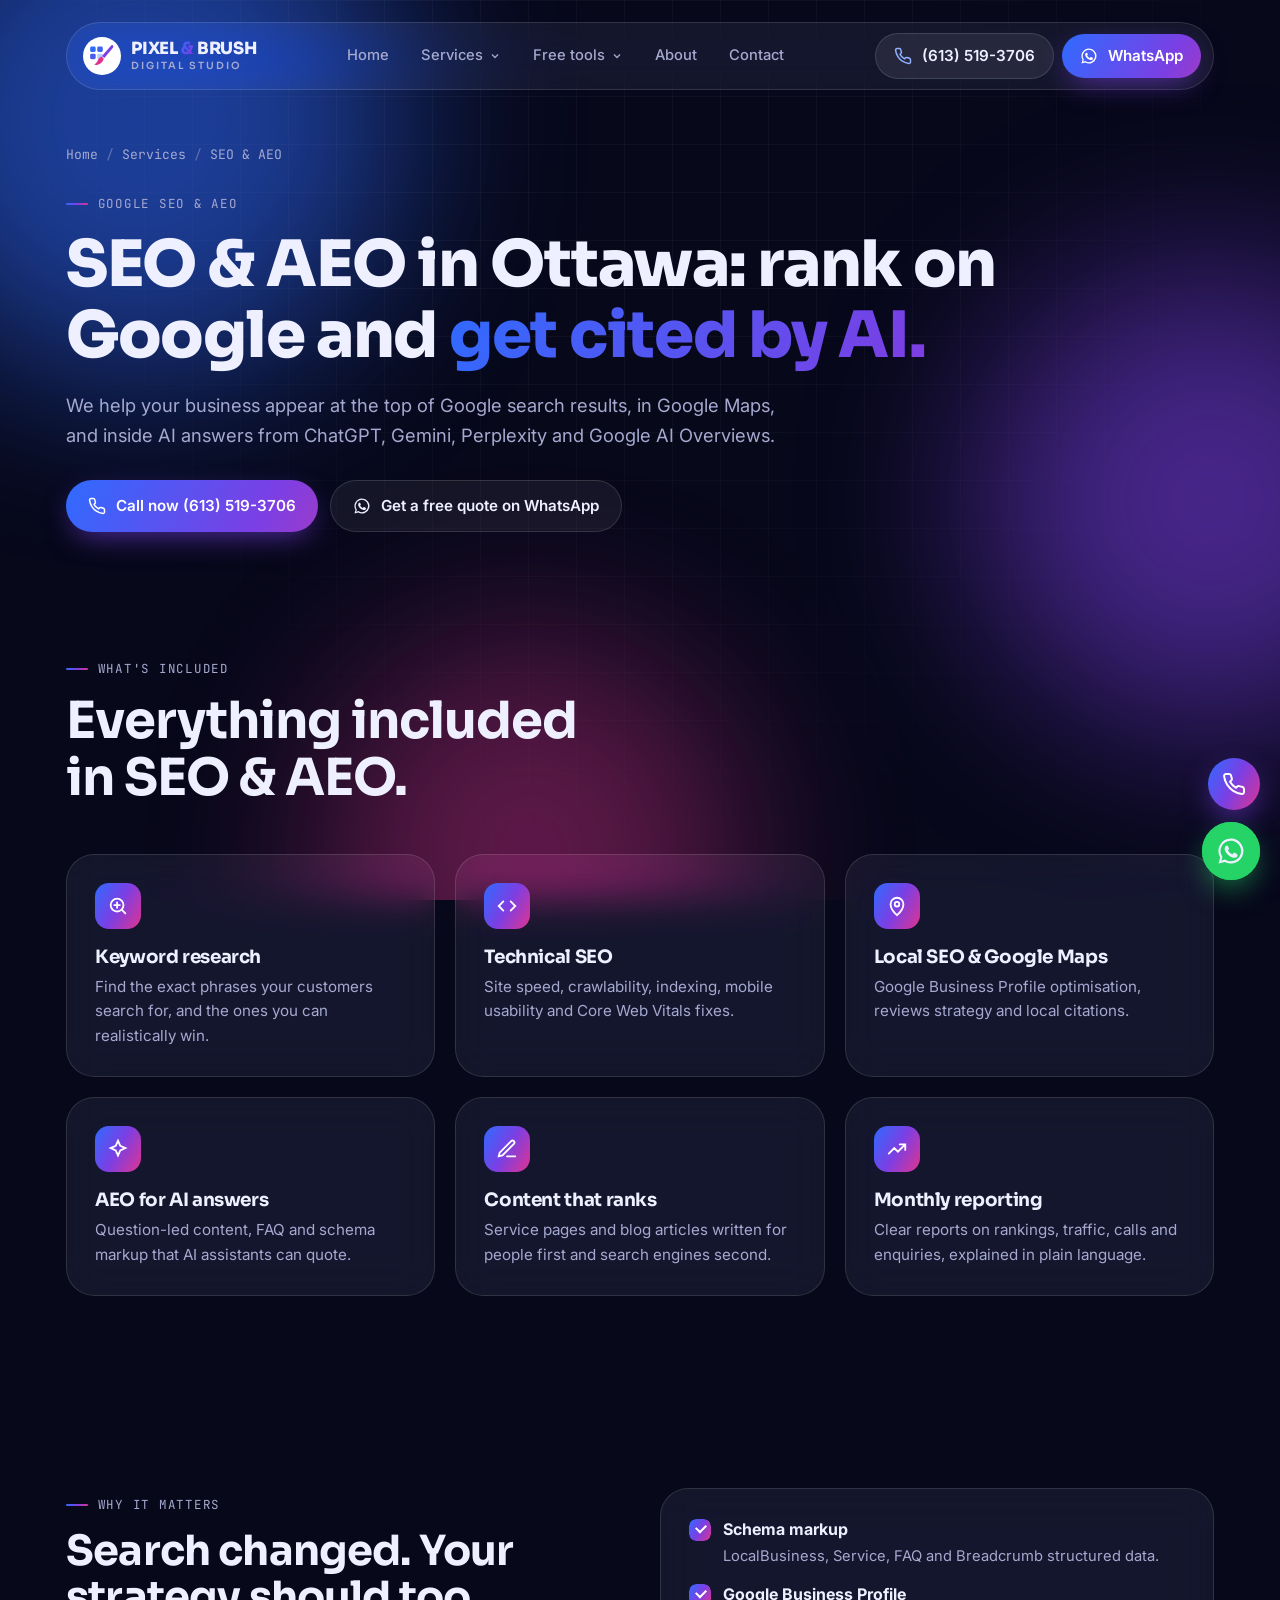
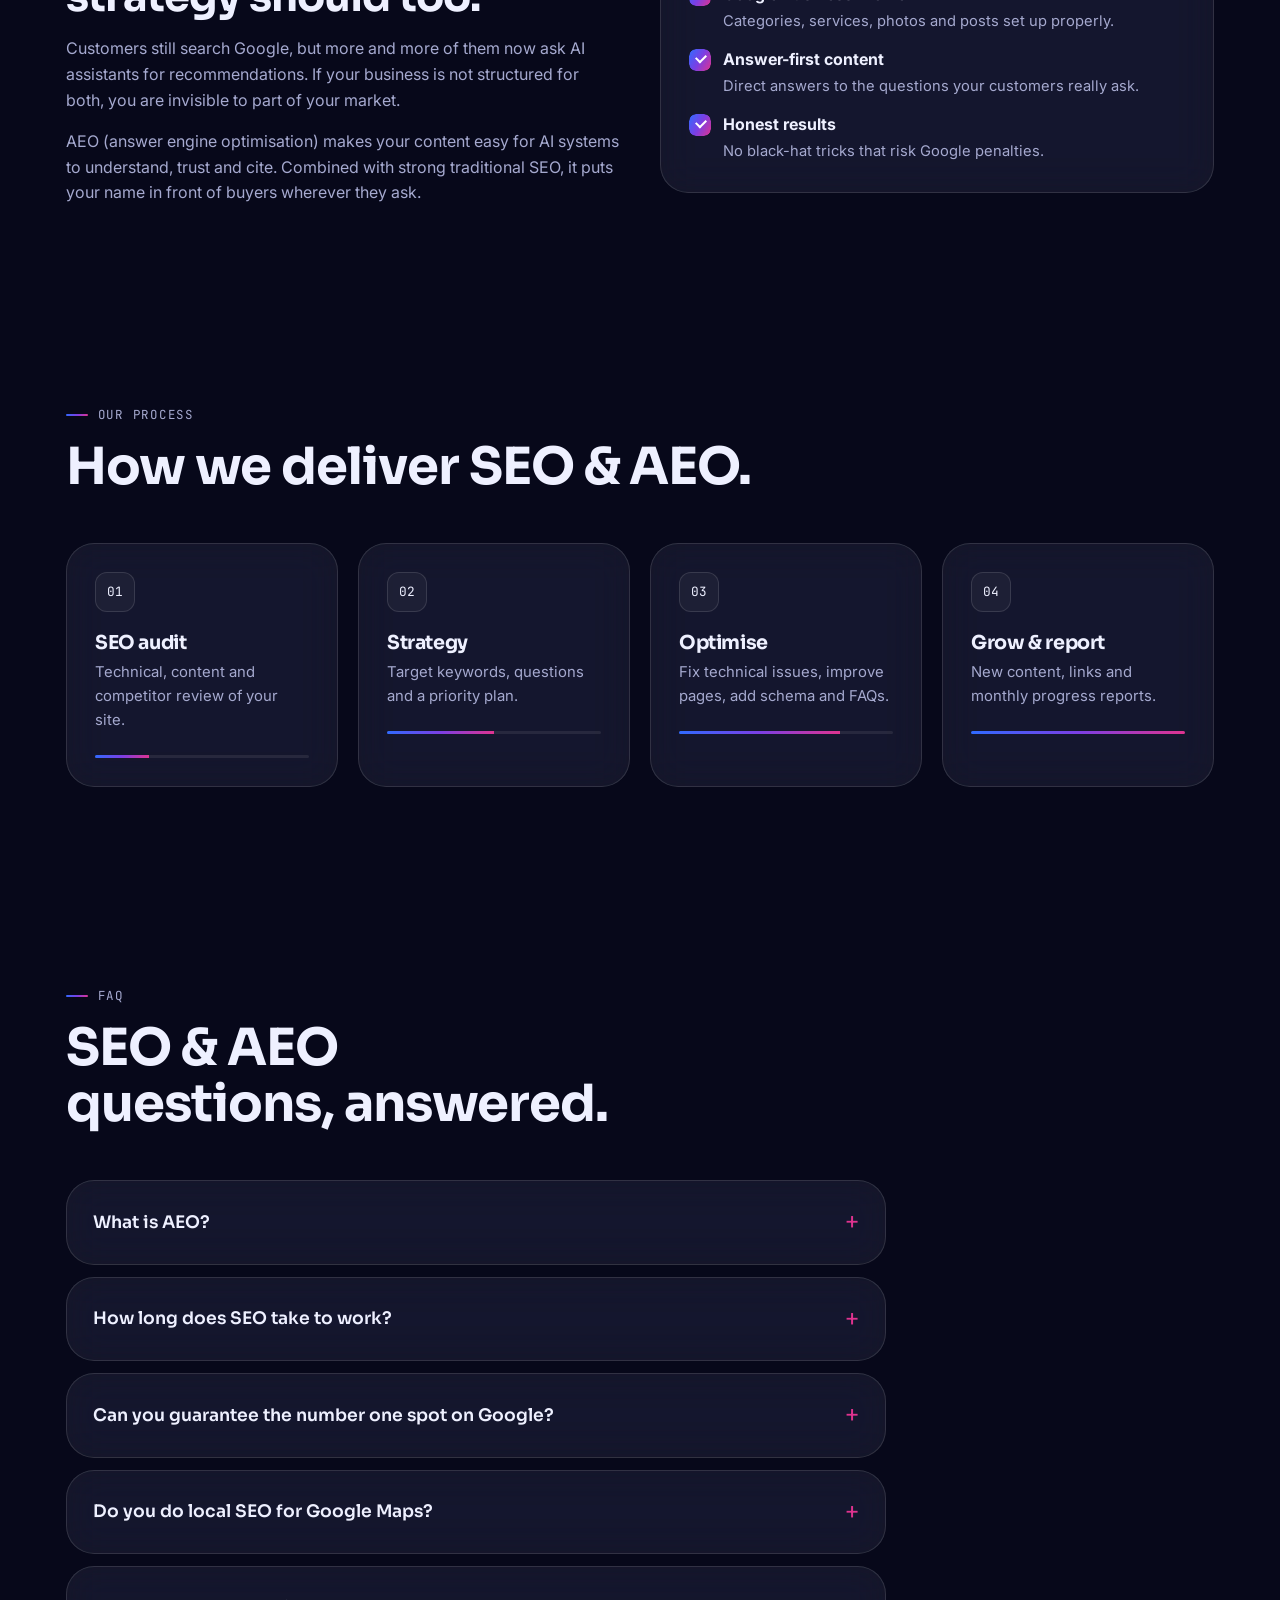
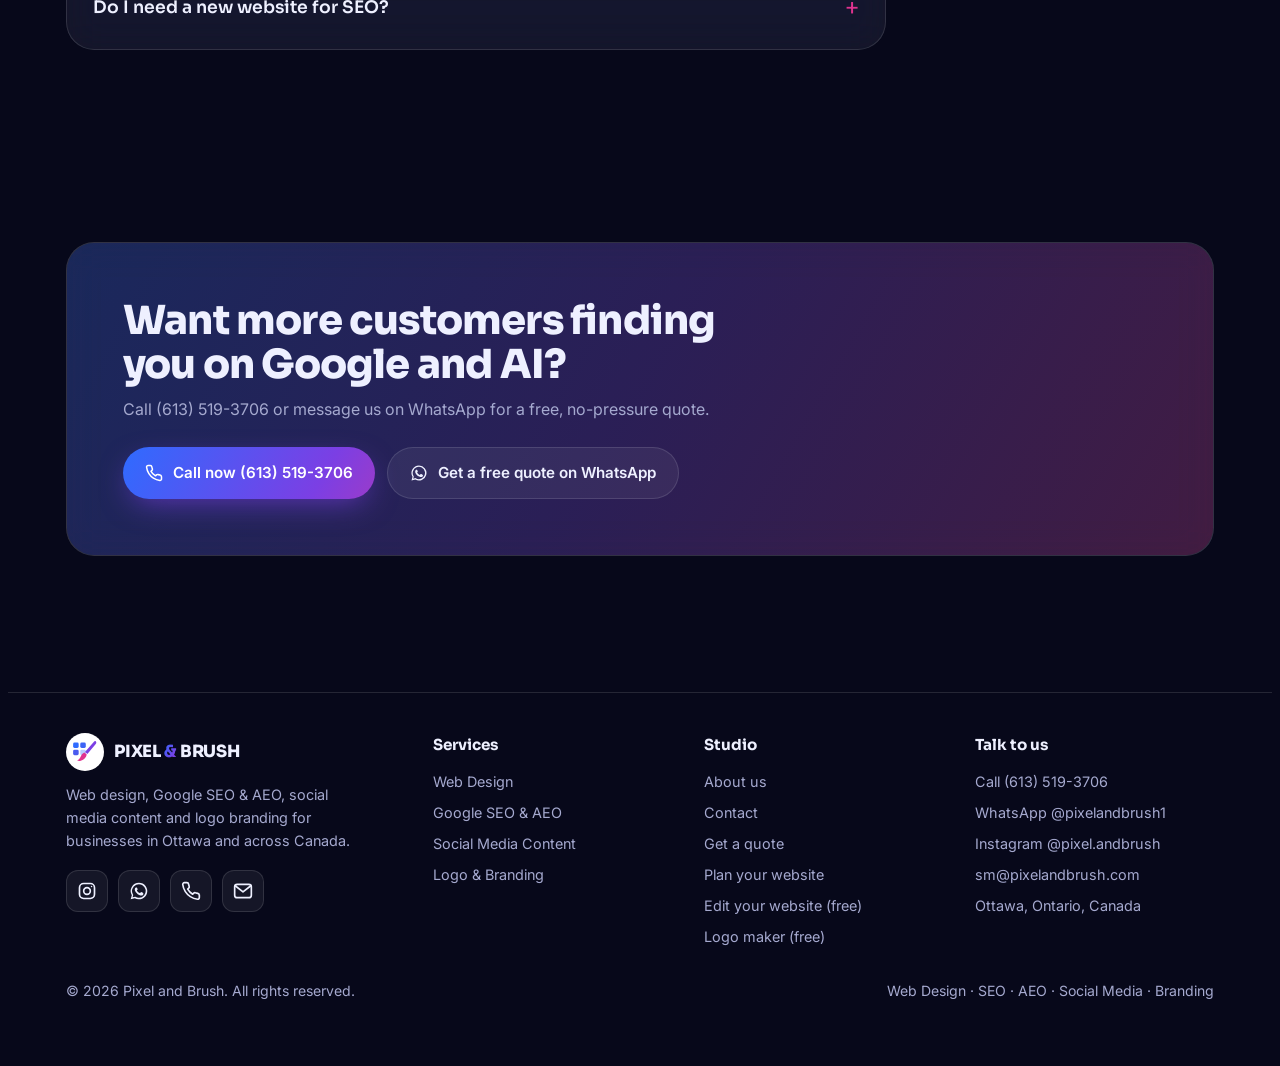
<file: seo-aeo.html>
<!doctype html>
<html lang="en-CA">
<head>
<meta charset="utf-8">
<meta name="viewport" content="width=device-width, initial-scale=1, viewport-fit=cover">
<title>Google SEO and AEO Services in Ottawa | Pixel and Brush</title>
<meta name="claude:viewport-fit-sides" content="cover">
<meta name="description" content="Google SEO and AEO services in Ottawa. Rank higher on Google and Google Maps, and get recommended by ChatGPT, Gemini and AI Overviews. Call (613) 519-3706.">
<meta name="robots" content="index, follow, max-image-preview:large">
<link rel="canonical" href="https://pixelandbrush.com/seo-aeo.html">
<meta name="theme-color" content="#07081a">
<meta property="og:type" content="website">
<meta property="og:site_name" content="Pixel and Brush">
<meta property="og:title" content="Google SEO and AEO Services in Ottawa | Pixel and Brush">
<meta property="og:description" content="Google SEO and AEO services in Ottawa. Rank higher on Google and Google Maps, and get recommended by ChatGPT, Gemini and AI Overviews. Call (613) 519-3706.">
<meta property="og:url" content="https://pixelandbrush.com/seo-aeo.html">
<meta property="og:locale" content="en_CA">
<meta name="twitter:card" content="summary_large_image">
<meta name="geo.region" content="CA-ON">
<meta name="geo.placename" content="Ottawa">
<link rel="icon" href="assets/logo.svg" type="image/svg+xml">
<link rel="preconnect" href="https://fonts.googleapis.com">
<link rel="preconnect" href="https://fonts.gstatic.com" crossorigin>
<link rel="stylesheet" href="https://fonts.googleapis.com/css2?family=Sora:wght@500;600;700;800&family=Inter:wght@400;500;600&family=JetBrains+Mono:wght@500&display=swap">
<link rel="stylesheet" href="assets/style.css">
<script type="application/ld+json">{"@context": "https://schema.org", "@graph": [{"@type": "ProfessionalService", "@id": "https://pixelandbrush.com/#business", "name": "Pixel and Brush", "url": "https://pixelandbrush.com/", "logo": "https://pixelandbrush.com/assets/logo.svg", "image": "https://pixelandbrush.com/assets/logo.svg", "description": "Pixel and Brush is a digital studio in Ottawa offering web design, Google SEO and AEO, social media content creation, and logo and branding.", "telephone": "+16135193706", "email": "sm@pixelandbrush.com", "priceRange": "$$", "sameAs": ["https://www.instagram.com/pixel.andbrush"], "address": {"@type": "PostalAddress", "addressLocality": "Ottawa", "addressRegion": "ON", "addressCountry": "CA"}, "areaServed": [{"@type": "City", "name": "Ottawa"}, {"@type": "Country", "name": "Canada"}], "contactPoint": {"@type": "ContactPoint", "telephone": "+16135193706", "contactType": "customer support", "email": "sm@pixelandbrush.com", "availableLanguage": ["English"]}, "hasOfferCatalog": {"@type": "OfferCatalog", "name": "Digital services", "itemListElement": [{"@type": "Offer", "itemOffered": {"@type": "Service", "name": "Web Design", "url": "https://pixelandbrush.com/web-design.html"}}, {"@type": "Offer", "itemOffered": {"@type": "Service", "name": "Google SEO & AEO", "url": "https://pixelandbrush.com/seo-aeo.html"}}, {"@type": "Offer", "itemOffered": {"@type": "Service", "name": "Social Media Content", "url": "https://pixelandbrush.com/social-media-content.html"}}, {"@type": "Offer", "itemOffered": {"@type": "Service", "name": "Logo & Branding", "url": "https://pixelandbrush.com/logo-branding.html"}}]}}, {"@type": "WebPage", "@id": "https://pixelandbrush.com/seo-aeo.html#page", "url": "https://pixelandbrush.com/seo-aeo.html", "name": "Google SEO and AEO Services in Ottawa | Pixel and Brush", "description": "Google SEO and AEO services in Ottawa. Rank higher on Google and Google Maps, and get recommended by ChatGPT, Gemini and AI Overviews. Call (613) 519-3706.", "isPartOf": {"@type": "WebSite", "@id": "https://pixelandbrush.com/#site", "url": "https://pixelandbrush.com/", "name": "Pixel and Brush"}, "about": {"@id": "https://pixelandbrush.com/#business"}}, {"@type": "Service", "name": "Google SEO and AEO Services", "serviceType": "Google SEO and AEO Services", "provider": {"@id": "https://pixelandbrush.com/#business"}, "areaServed": {"@type": "City", "name": "Ottawa"}, "url": "https://pixelandbrush.com/seo-aeo.html", "description": "Google SEO and AEO services in Ottawa. Rank higher on Google and Google Maps, and get recommended by ChatGPT, Gemini and AI Overviews. Call (613) 519-3706."}, {"@type": "FAQPage", "mainEntity": [{"@type": "Question", "name": "What is AEO?", "acceptedAnswer": {"@type": "Answer", "text": "AEO stands for answer engine optimisation. It is the practice of structuring your website content so AI tools such as ChatGPT, Google Gemini, Perplexity and Google AI Overviews can understand it and recommend your business in their answers."}}, {"@type": "Question", "name": "How long does SEO take to work?", "acceptedAnswer": {"@type": "Answer", "text": "Most businesses see early movement within 2 to 3 months and stronger results between 4 and 12 months, depending on competition and the state of the website."}}, {"@type": "Question", "name": "Can you guarantee the number one spot on Google?", "acceptedAnswer": {"@type": "Answer", "text": "No honest agency can guarantee a specific ranking because Google controls its results. What we guarantee is proven, white-hat work and transparent monthly reporting on your progress."}}, {"@type": "Question", "name": "Do you do local SEO for Google Maps?", "acceptedAnswer": {"@type": "Answer", "text": "Yes. We optimise your Google Business Profile and local signals so you show up in the map pack for searches in Ottawa and nearby areas."}}, {"@type": "Question", "name": "Do I need a new website for SEO?", "acceptedAnswer": {"@type": "Answer", "text": "Not always. We start with an audit. If your current site has a solid foundation we optimise it; if it is holding you back we will explain why and what it would take."}}]}, {"@type": "BreadcrumbList", "itemListElement": [{"@type": "ListItem", "position": 1, "name": "Home", "item": "https://pixelandbrush.com/"}, {"@type": "ListItem", "position": 2, "name": "SEO & AEO", "item": "https://pixelandbrush.com/seo-aeo.html"}]}]}</script>
</head>
<body>
<div class="ambient" aria-hidden="true"><div class="blob b1"></div><div class="blob b2"></div><div class="blob b3"></div></div>
<div class="grain" aria-hidden="true"></div>
<svg width="0" height="0" style="position:absolute" aria-hidden="true"><defs><symbol id="wa" viewBox="0 0 24 24"><path fill="currentColor" d="M12 2a10 10 0 0 0-8.6 15.1L2 22l5-1.3A10 10 0 1 0 12 2Zm0 18.2c-1.6 0-3.1-.4-4.4-1.2l-.3-.2-3 .8.8-2.9-.2-.3A8.2 8.2 0 1 1 12 20.2Zm4.5-6.1c-.2-.1-1.5-.7-1.7-.8-.2-.1-.4-.1-.6.1l-.8 1c-.1.2-.3.2-.5.1a6.7 6.7 0 0 1-3.3-2.9c-.3-.4.3-.4.8-1.3.1-.2 0-.3 0-.4l-.8-1.8c-.2-.5-.4-.4-.6-.4h-.5c-.2 0-.4.1-.7.3-.2.3-.9.9-.9 2.2s.9 2.5 1 2.7c.1.2 1.8 2.8 4.4 3.9 1.6.7 2.3.8 3.1.6.5-.1 1.5-.6 1.7-1.2.2-.6.2-1.1.2-1.2-.1-.1-.3-.2-.5-.3Z"/></symbol></defs></svg>
<header id="top"><div class="wrap"><nav class="nav glass" aria-label="Main">
<a class="brand" href="index.html" aria-label="Pixel and Brush home"><svg viewBox="0 0 48 48" aria-hidden="true"><circle cx="24" cy="24" r="24" fill="#fff"/><rect x="9" y="12" width="7" height="7" rx="1.8" fill="#2f6bff"/><rect x="18" y="12" width="7" height="7" rx="1.8" fill="#3d63f5"/><rect x="9" y="21" width="7" height="7" rx="1.8" fill="#4a5bef"/><rect x="18" y="21" width="7" height="7" rx="1.8" fill="#2f6bff" opacity=".35"/><path d="M37.5 10.5c1.2 1 1 2.6-.2 3.8L27 26.5l-3-2.6 11.3-12.9c.6-.7 1.5-1 2.2-.5Z" fill="#7b3fe4"/><path d="M23.2 24.6l3 2.7c-.6 3.4-3 6.6-7.6 7.7-1.6.4-3.3.3-4.6-.3 2.6-1 3.6-2.6 4.6-4.9 1-2.4 2.5-4.4 4.6-5.2Z" fill="#e0338f"/></svg><span>PIXEL <span class="grad-text">&amp;</span> BRUSH<small>DIGITAL STUDIO</small></span></a>
<div class="links" id="links">
<a href="index.html">Home</a>
<div class="dd"><button type="button" aria-expanded="false" aria-haspopup="true">Services <svg width="12" height="12" viewBox="0 0 24 24" fill="none" stroke="currentColor" stroke-width="2.5"><path d="m6 9 6 6 6-6"/></svg></button><div class="dd-menu"><a href="web-design.html"><span><svg viewBox="0 0 24 24" fill="none" stroke="#fff" stroke-width="2" stroke-linecap="round" stroke-linejoin="round"><rect x="3" y="4" width="18" height="14" rx="2"/><path d="M3 8h18M8 21h8M12 18v3"/></svg></span><div>Web Design<small>Fast, custom websites that convert</small></div></a><a href="seo-aeo.html"><span><svg viewBox="0 0 24 24" fill="none" stroke="#fff" stroke-width="2" stroke-linecap="round"><circle cx="11" cy="11" r="7"/><path d="M20 20l-4-4M8 11h6M11 8v6"/></svg></span><div>Google SEO & AEO<small>Rank on Google, get cited by AI</small></div></a><a href="social-media-content.html"><span><svg viewBox="0 0 24 24" fill="none" stroke="#fff" stroke-width="2" stroke-linecap="round" stroke-linejoin="round"><rect x="3" y="3" width="18" height="18" rx="5"/><circle cx="12" cy="12" r="4"/><circle cx="17.5" cy="6.5" r=".8" fill="#fff"/></svg></span><div>Social Media Content<small>Reels, posts & monthly calendars</small></div></a><a href="logo-branding.html"><span><svg viewBox="0 0 24 24" fill="none" stroke="#fff" stroke-width="2" stroke-linecap="round" stroke-linejoin="round"><path d="M18.4 2.6a2 2 0 0 1 2.9 2.9L12 14.8 9.2 12z"/><path d="M9 12.5c-2.5 0-4 1.8-4 4 0 1.6-.8 2.6-2 3 4.5 1.5 9-.5 9-4.5z"/></svg></span><div>Logo & Branding<small>Logos and brand identity systems</small></div></a></div></div>
<div class="dd"><button type="button" aria-expanded="false" aria-haspopup="true">Free tools <svg width="12" height="12" viewBox="0 0 24 24" fill="none" stroke="currentColor" stroke-width="2.5"><path d="m6 9 6 6 6-6"/></svg></button><div class="dd-menu"><a href="website-planner.html"><span><svg viewBox="0 0 24 24" fill="none" stroke="#fff" stroke-width="2" stroke-linecap="round" stroke-linejoin="round"><rect x="3" y="4" width="18" height="16" rx="2"/><path d="M3 9h18M9 9v11"/></svg></span><div>Plan your website<small>Pick a look and sections, get a free quote</small></div></a><a href="website-editor.html"><span><svg viewBox="0 0 24 24" fill="none" stroke="#fff" stroke-width="2" stroke-linecap="round" stroke-linejoin="round"><path d="M12 20h9"/><path d="M16.5 3.5a2.1 2.1 0 0 1 3 3L7 19l-4 1 1-4z"/></svg></span><div>Edit your website<small>Upload your code and edit it without coding</small></div></a><a href="logo-maker.html"><span><svg viewBox="0 0 24 24" fill="none" stroke="#fff" stroke-width="2" stroke-linecap="round" stroke-linejoin="round"><circle cx="9" cy="9" r="5"/><path d="M14 13l7 7H11z"/></svg></span><div>Design your logo<small>Sketch a logo idea with brush and shapes</small></div></a></div></div>
<a href="about.html">About</a>
<a href="contact.html">Contact</a>
</div>
<div class="nav-actions">
<a class="btn btn-call" href="tel:+16135193706" aria-label="Call now (613) 519-3706"><svg viewBox="0 0 24 24" fill="none" stroke="currentColor" stroke-width="2" stroke-linecap="round" stroke-linejoin="round"><path d="M22 16.9v3a2 2 0 0 1-2.2 2 19.8 19.8 0 0 1-8.6-3.1 19.5 19.5 0 0 1-6-6A19.8 19.8 0 0 1 2.1 4.2 2 2 0 0 1 4.1 2h3a2 2 0 0 1 2 1.7c.1.9.4 1.8.7 2.7a2 2 0 0 1-.5 2.1L8 9.8a16 16 0 0 0 6 6l1.3-1.3a2 2 0 0 1 2.1-.4c.9.3 1.8.6 2.7.7a2 2 0 0 1 1.7 2z"/></svg><span class="num">(613) 519-3706</span></a>
<a class="btn btn-grad" href="https://wa.me/pixelandbrush1" target="_blank" rel="noopener"><svg viewBox="0 0 24 24" fill="currentColor" aria-hidden="true"><use href="#wa"/></svg><span>WhatsApp</span></a>
<button class="menu-btn" id="menuBtn" aria-label="Open menu" aria-expanded="false" aria-controls="links"><svg viewBox="0 0 24 24" width="20" height="20" fill="none" stroke="currentColor" stroke-width="2" stroke-linecap="round" aria-hidden="true"><path d="M4 7h16M4 12h16M4 17h10"/></svg></button>
</div></nav></div></header>
<main><div class="wrap phero"><nav aria-label="Breadcrumb" class="crumbs load"><ol><li><a href="index.html">Home</a></li><li><a href="index.html#services">Services</a></li><li aria-current="page">SEO &amp; AEO</li></ol></nav>
<span class="eyebrow load d1">Google SEO &amp; AEO</span><h1 class="load d2">SEO &amp; AEO in Ottawa: rank on Google and <span class="grad-text">get cited by AI.</span></h1><p class="lead load d3">We help your business appear at the top of Google search results, in Google Maps, and inside AI answers from ChatGPT, Gemini, Perplexity and Google AI Overviews.</p><div class="load d4"><div class="ctas"><a class="btn btn-grad" href="tel:+16135193706"><svg viewBox="0 0 24 24" fill="none" stroke="currentColor" stroke-width="2" stroke-linecap="round" stroke-linejoin="round"><path d="M22 16.9v3a2 2 0 0 1-2.2 2 19.8 19.8 0 0 1-8.6-3.1 19.5 19.5 0 0 1-6-6A19.8 19.8 0 0 1 2.1 4.2 2 2 0 0 1 4.1 2h3a2 2 0 0 1 2 1.7c.1.9.4 1.8.7 2.7a2 2 0 0 1-.5 2.1L8 9.8a16 16 0 0 0 6 6l1.3-1.3a2 2 0 0 1 2.1-.4c.9.3 1.8.6 2.7.7a2 2 0 0 1 1.7 2z"/></svg>Call now (613) 519-3706</a>
<a class="btn btn-ghost" href="https://wa.me/pixelandbrush1" target="_blank" rel="noopener"><svg viewBox="0 0 24 24" fill="currentColor" aria-hidden="true"><use href="#wa"/></svg>Get a free quote on WhatsApp</a></div></div></div><section><div class="wrap"><div class="sec-head reveal"><div><span class="eyebrow">What's included</span><h2>Everything included in SEO &amp; AEO.</h2></div></div><div class="feat"><div class="f glass reveal"><div class="icon"><svg viewBox="0 0 24 24" fill="none" stroke="#fff" stroke-width="2" stroke-linecap="round"><circle cx="11" cy="11" r="7"/><path d="M20 20l-4-4M8 11h6M11 8v6"/></svg></div><h3>Keyword research</h3><p>Find the exact phrases your customers search for, and the ones you can realistically win.</p></div><div class="f glass reveal"><div class="icon"><svg viewBox="0 0 24 24" fill="none" stroke="#fff" stroke-width="2" stroke-linecap="round"><path d="m8 7-5 5 5 5M16 7l5 5-5 5"/></svg></div><h3>Technical SEO</h3><p>Site speed, crawlability, indexing, mobile usability and Core Web Vitals fixes.</p></div><div class="f glass reveal"><div class="icon"><svg viewBox="0 0 24 24" fill="none" stroke="#fff" stroke-width="2" stroke-linecap="round"><path d="M12 22s7-6.2 7-12a7 7 0 1 0-14 0c0 5.8 7 12 7 12z"/><circle cx="12" cy="10" r="2.5"/></svg></div><h3>Local SEO &amp; Google Maps</h3><p>Google Business Profile optimisation, reviews strategy and local citations.</p></div><div class="f glass reveal"><div class="icon"><svg viewBox="0 0 24 24" fill="none" stroke="#fff" stroke-width="2" stroke-linecap="round"><path d="M12 3l2.5 5.5L20 11l-5.5 2.5L12 19l-2.5-5.5L4 11l5.5-2.5z"/></svg></div><h3>AEO for AI answers</h3><p>Question-led content, FAQ and schema markup that AI assistants can quote.</p></div><div class="f glass reveal"><div class="icon"><svg viewBox="0 0 24 24" fill="none" stroke="#fff" stroke-width="2" stroke-linecap="round"><path d="M12 20h9M16.5 3.5a2.1 2.1 0 0 1 3 3L7 19l-4 1 1-4z"/></svg></div><h3>Content that ranks</h3><p>Service pages and blog articles written for people first and search engines second.</p></div><div class="f glass reveal"><div class="icon"><svg viewBox="0 0 24 24" fill="none" stroke="#fff" stroke-width="2" stroke-linecap="round"><path d="M3 17l6-6 4 4 8-8M15 7h6v6"/></svg></div><h3>Monthly reporting</h3><p>Clear reports on rankings, traffic, calls and enquiries, explained in plain language.</p></div></div></div></section><section><div class="wrap two"><div class="prose reveal"><span class="eyebrow">Why it matters</span><h2>Search changed. Your strategy should too.</h2><p>Customers still search Google, but more and more of them now ask AI assistants for recommendations. If your business is not structured for both, you are invisible to part of your market.</p><p>AEO (answer engine optimisation) makes your content easy for AI systems to understand, trust and cite. Combined with strong traditional SEO, it puts your name in front of buyers wherever they ask.</p></div><ul class="check glass reveal"><li><div><strong>Schema markup</strong><span>LocalBusiness, Service, FAQ and Breadcrumb structured data.</span></div></li><li><div><strong>Google Business Profile</strong><span>Categories, services, photos and posts set up properly.</span></div></li><li><div><strong>Answer-first content</strong><span>Direct answers to the questions your customers really ask.</span></div></li><li><div><strong>Honest results</strong><span>No black-hat tricks that risk Google penalties.</span></div></li></ul></div></section><section><div class="wrap"><div class="sec-head reveal"><div><span class="eyebrow">Our process</span><h2>How we deliver SEO &amp; AEO.</h2></div></div><div class="steps"><div class="step glass reveal"><div class="n">01</div><h3>SEO audit</h3><p>Technical, content and competitor review of your site.</p><div class="bar"><i style="--w:25%"></i></div></div><div class="step glass reveal"><div class="n">02</div><h3>Strategy</h3><p>Target keywords, questions and a priority plan.</p><div class="bar"><i style="--w:50%"></i></div></div><div class="step glass reveal"><div class="n">03</div><h3>Optimise</h3><p>Fix technical issues, improve pages, add schema and FAQs.</p><div class="bar"><i style="--w:75%"></i></div></div><div class="step glass reveal"><div class="n">04</div><h3>Grow &amp; report</h3><p>New content, links and monthly progress reports.</p><div class="bar"><i style="--w:100%"></i></div></div></div></div></section><section><div class="wrap"><div class="sec-head reveal"><div><span class="eyebrow">FAQ</span><h2>SEO &amp; AEO questions, answered.</h2></div></div><div class="faq"><details class="glass reveal"><summary>What is AEO?</summary><p>AEO stands for answer engine optimisation. It is the practice of structuring your website content so AI tools such as ChatGPT, Google Gemini, Perplexity and Google AI Overviews can understand it and recommend your business in their answers.</p></details><details class="glass reveal"><summary>How long does SEO take to work?</summary><p>Most businesses see early movement within 2 to 3 months and stronger results between 4 and 12 months, depending on competition and the state of the website.</p></details><details class="glass reveal"><summary>Can you guarantee the number one spot on Google?</summary><p>No honest agency can guarantee a specific ranking because Google controls its results. What we guarantee is proven, white-hat work and transparent monthly reporting on your progress.</p></details><details class="glass reveal"><summary>Do you do local SEO for Google Maps?</summary><p>Yes. We optimise your Google Business Profile and local signals so you show up in the map pack for searches in Ottawa and nearby areas.</p></details><details class="glass reveal"><summary>Do I need a new website for SEO?</summary><p>Not always. We start with an audit. If your current site has a solid foundation we optimise it; if it is holding you back we will explain why and what it would take.</p></details></div></div></section><section><div class="wrap"><div class="cta-band glass reveal"><div><h2>Want more customers finding you on Google and AI?</h2><p>Call (613) 519-3706 or message us on WhatsApp for a free, no-pressure quote.</p></div><div class="ctas"><a class="btn btn-grad" href="tel:+16135193706"><svg viewBox="0 0 24 24" fill="none" stroke="currentColor" stroke-width="2" stroke-linecap="round" stroke-linejoin="round"><path d="M22 16.9v3a2 2 0 0 1-2.2 2 19.8 19.8 0 0 1-8.6-3.1 19.5 19.5 0 0 1-6-6A19.8 19.8 0 0 1 2.1 4.2 2 2 0 0 1 4.1 2h3a2 2 0 0 1 2 1.7c.1.9.4 1.8.7 2.7a2 2 0 0 1-.5 2.1L8 9.8a16 16 0 0 0 6 6l1.3-1.3a2 2 0 0 1 2.1-.4c.9.3 1.8.6 2.7.7a2 2 0 0 1 1.7 2z"/></svg>Call now (613) 519-3706</a>
<a class="btn btn-ghost" href="https://wa.me/pixelandbrush1" target="_blank" rel="noopener"><svg viewBox="0 0 24 24" fill="currentColor" aria-hidden="true"><use href="#wa"/></svg>Get a free quote on WhatsApp</a></div></div></div></section></main>
<footer><div class="wrap">
<div class="foot-grid">
<div><a class="brand" href="index.html"><svg viewBox="0 0 48 48" aria-hidden="true"><circle cx="24" cy="24" r="24" fill="#fff"/><rect x="9" y="12" width="7" height="7" rx="1.8" fill="#2f6bff"/><rect x="18" y="12" width="7" height="7" rx="1.8" fill="#3d63f5"/><rect x="9" y="21" width="7" height="7" rx="1.8" fill="#4a5bef"/><rect x="18" y="21" width="7" height="7" rx="1.8" fill="#2f6bff" opacity=".35"/><path d="M37.5 10.5c1.2 1 1 2.6-.2 3.8L27 26.5l-3-2.6 11.3-12.9c.6-.7 1.5-1 2.2-.5Z" fill="#7b3fe4"/><path d="M23.2 24.6l3 2.7c-.6 3.4-3 6.6-7.6 7.7-1.6.4-3.3.3-4.6-.3 2.6-1 3.6-2.6 4.6-4.9 1-2.4 2.5-4.4 4.6-5.2Z" fill="#e0338f"/></svg><span>PIXEL <span class="grad-text">&amp;</span> BRUSH</span></a>
<p>Web design, Google SEO &amp; AEO, social media content and logo branding for businesses in Ottawa and across Canada.</p><div class="socials"><a href="https://www.instagram.com/pixel.andbrush" target="_blank" rel="noopener me" aria-label="Pixel and Brush on Instagram"><svg viewBox="0 0 24 24" fill="none" stroke="currentColor" stroke-width="2" stroke-linecap="round" stroke-linejoin="round"><rect x="3" y="3" width="18" height="18" rx="5"/><circle cx="12" cy="12" r="4"/><circle cx="17.5" cy="6.5" r=".9" fill="currentColor" stroke="none"/></svg></a><a href="https://wa.me/pixelandbrush1" target="_blank" rel="noopener" aria-label="WhatsApp"><svg viewBox="0 0 24 24" fill="currentColor" aria-hidden="true"><use href="#wa"/></svg></a><a href="tel:+16135193706" aria-label="Call (613) 519-3706"><svg viewBox="0 0 24 24" fill="none" stroke="currentColor" stroke-width="2" stroke-linecap="round" stroke-linejoin="round"><path d="M22 16.9v3a2 2 0 0 1-2.2 2 19.8 19.8 0 0 1-8.6-3.1 19.5 19.5 0 0 1-6-6A19.8 19.8 0 0 1 2.1 4.2 2 2 0 0 1 4.1 2h3a2 2 0 0 1 2 1.7c.1.9.4 1.8.7 2.7a2 2 0 0 1-.5 2.1L8 9.8a16 16 0 0 0 6 6l1.3-1.3a2 2 0 0 1 2.1-.4c.9.3 1.8.6 2.7.7a2 2 0 0 1 1.7 2z"/></svg></a><a href="mailto:sm@pixelandbrush.com" aria-label="Email sm@pixelandbrush.com"><svg viewBox="0 0 24 24" fill="none" stroke="currentColor" stroke-width="2" stroke-linecap="round" stroke-linejoin="round"><rect x="2" y="4" width="20" height="16" rx="3"/><path d="m3 6 9 7 9-7"/></svg></a></div></div>
<div><h4>Services</h4><ul><li><a href="web-design.html">Web Design</a></li><li><a href="seo-aeo.html">Google SEO & AEO</a></li><li><a href="social-media-content.html">Social Media Content</a></li><li><a href="logo-branding.html">Logo & Branding</a></li></ul></div>
<div><h4>Studio</h4><ul><li><a href="about.html">About us</a></li><li><a href="contact.html">Contact</a></li><li><a href="contact.html#quote">Get a quote</a></li><li><a href="website-planner.html">Plan your website</a></li><li><a href="website-editor.html">Edit your website (free)</a></li><li><a href="logo-maker.html">Logo maker (free)</a></li></ul></div>
<div><h4>Talk to us</h4><ul><li><a href="tel:+16135193706">Call (613) 519-3706</a></li><li><a href="https://wa.me/pixelandbrush1" target="_blank" rel="noopener">WhatsApp @pixelandbrush1</a></li><li><a href="https://www.instagram.com/pixel.andbrush" target="_blank" rel="noopener me">Instagram @pixel.andbrush</a></li><li><a href="mailto:sm@pixelandbrush.com">sm@pixelandbrush.com</a></li><li>Ottawa, Ontario, Canada</li></ul></div>
</div>
<div class="foot"><span>© <span id="yr">2026</span> Pixel and Brush. All rights reserved.</span><span>Web Design · SEO · AEO · Social Media · Branding</span></div>
</div></footer>
<a class="fab-call" href="tel:+16135193706" aria-label="Call now (613) 519-3706"><span style="color:#fff;display:grid"><svg viewBox="0 0 24 24" fill="none" stroke="currentColor" stroke-width="2" stroke-linecap="round" stroke-linejoin="round"><path d="M22 16.9v3a2 2 0 0 1-2.2 2 19.8 19.8 0 0 1-8.6-3.1 19.5 19.5 0 0 1-6-6A19.8 19.8 0 0 1 2.1 4.2 2 2 0 0 1 4.1 2h3a2 2 0 0 1 2 1.7c.1.9.4 1.8.7 2.7a2 2 0 0 1-.5 2.1L8 9.8a16 16 0 0 0 6 6l1.3-1.3a2 2 0 0 1 2.1-.4c.9.3 1.8.6 2.7.7a2 2 0 0 1 1.7 2z"/></svg></span></a>
<a class="fab" href="https://wa.me/pixelandbrush1" target="_blank" rel="noopener" aria-label="Chat on WhatsApp"><svg viewBox="0 0 24 24" fill="#fff" aria-hidden="true"><use href="#wa"/></svg></a>
<script src="assets/main.js"></script>
</body>
</html>
</file>
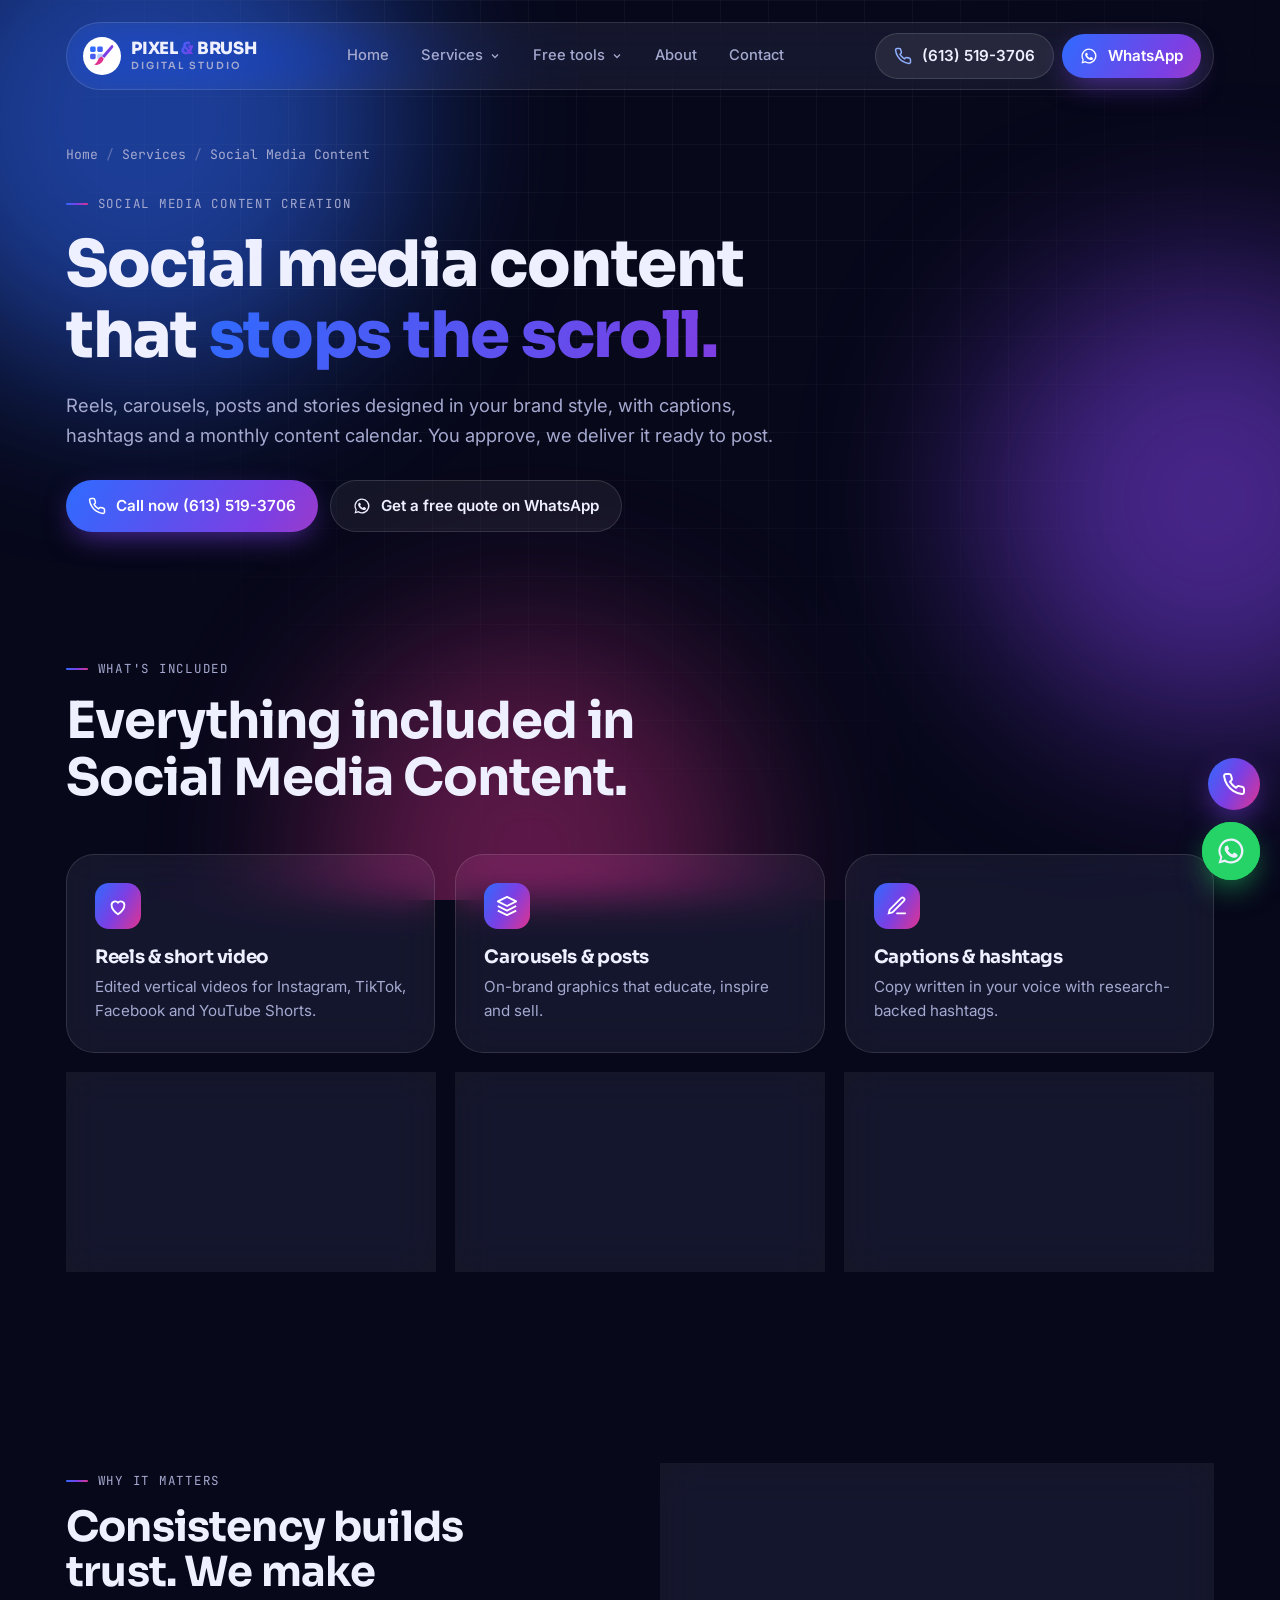
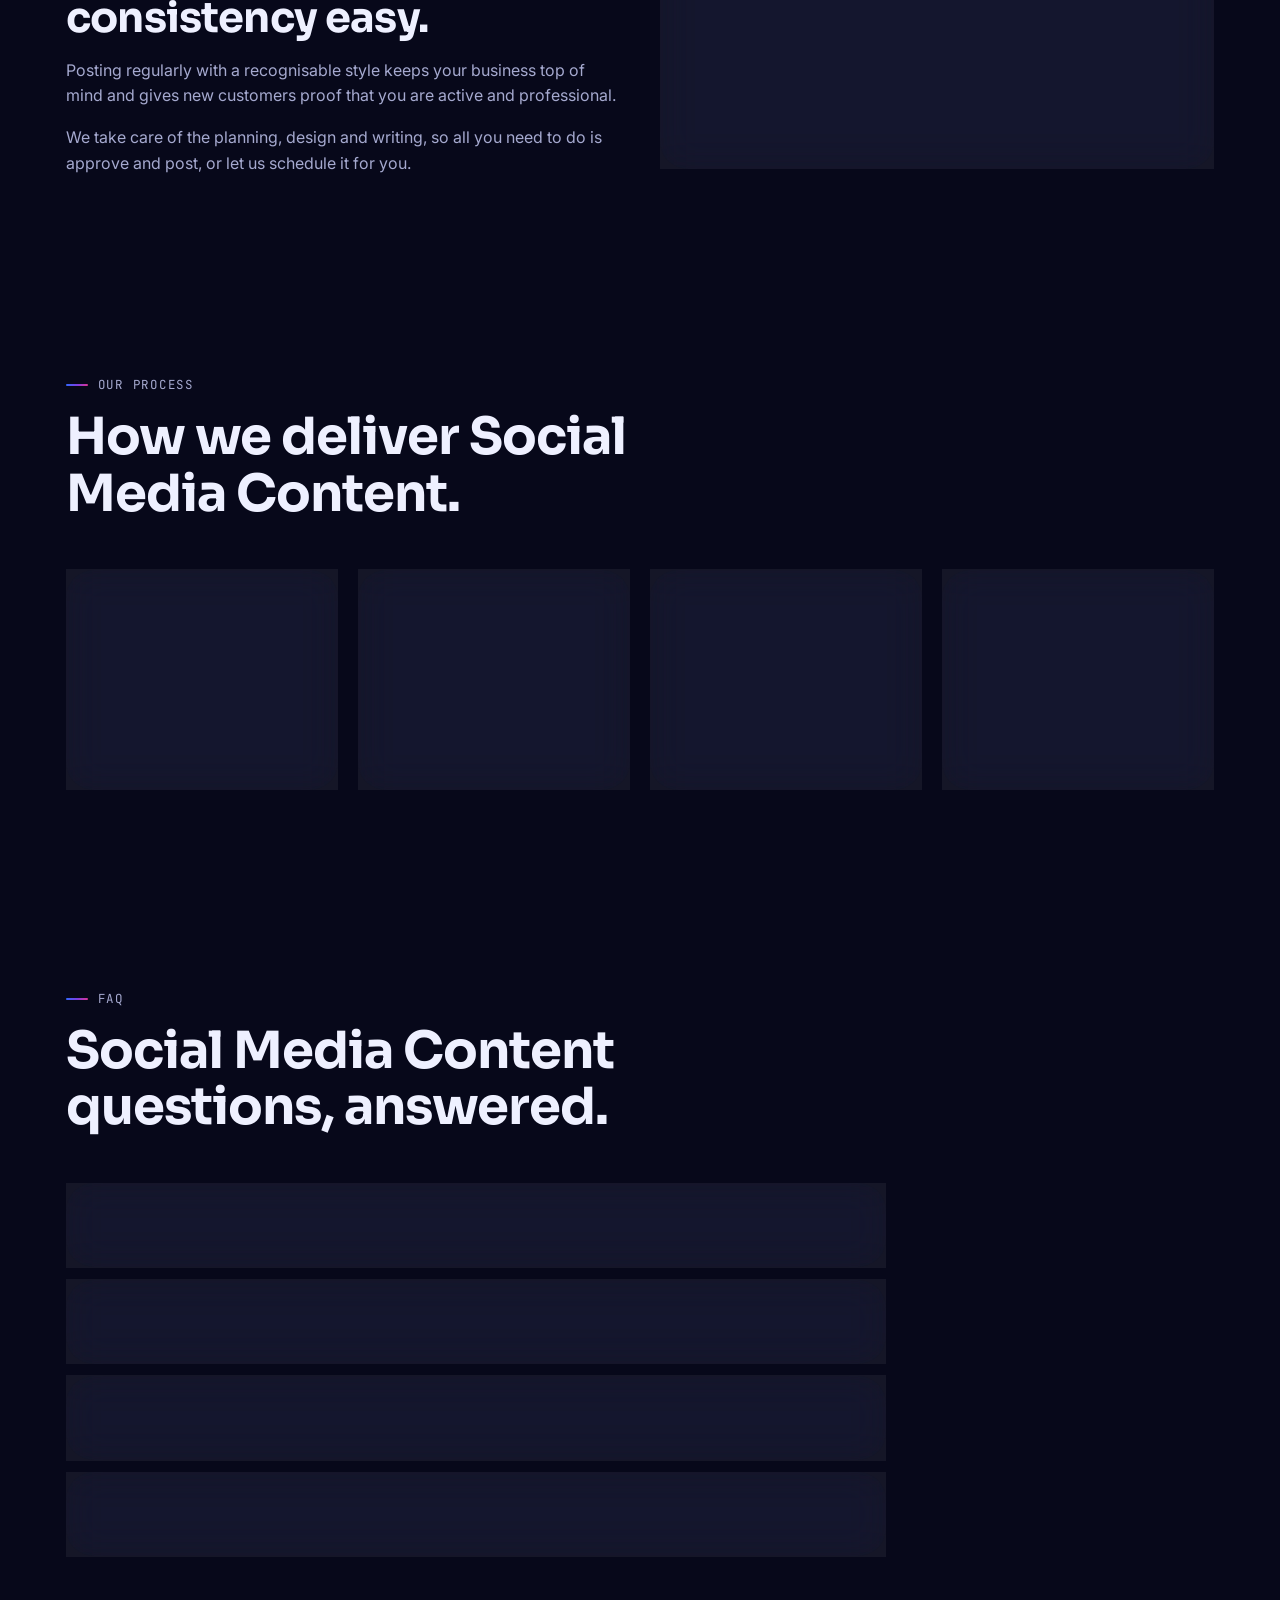
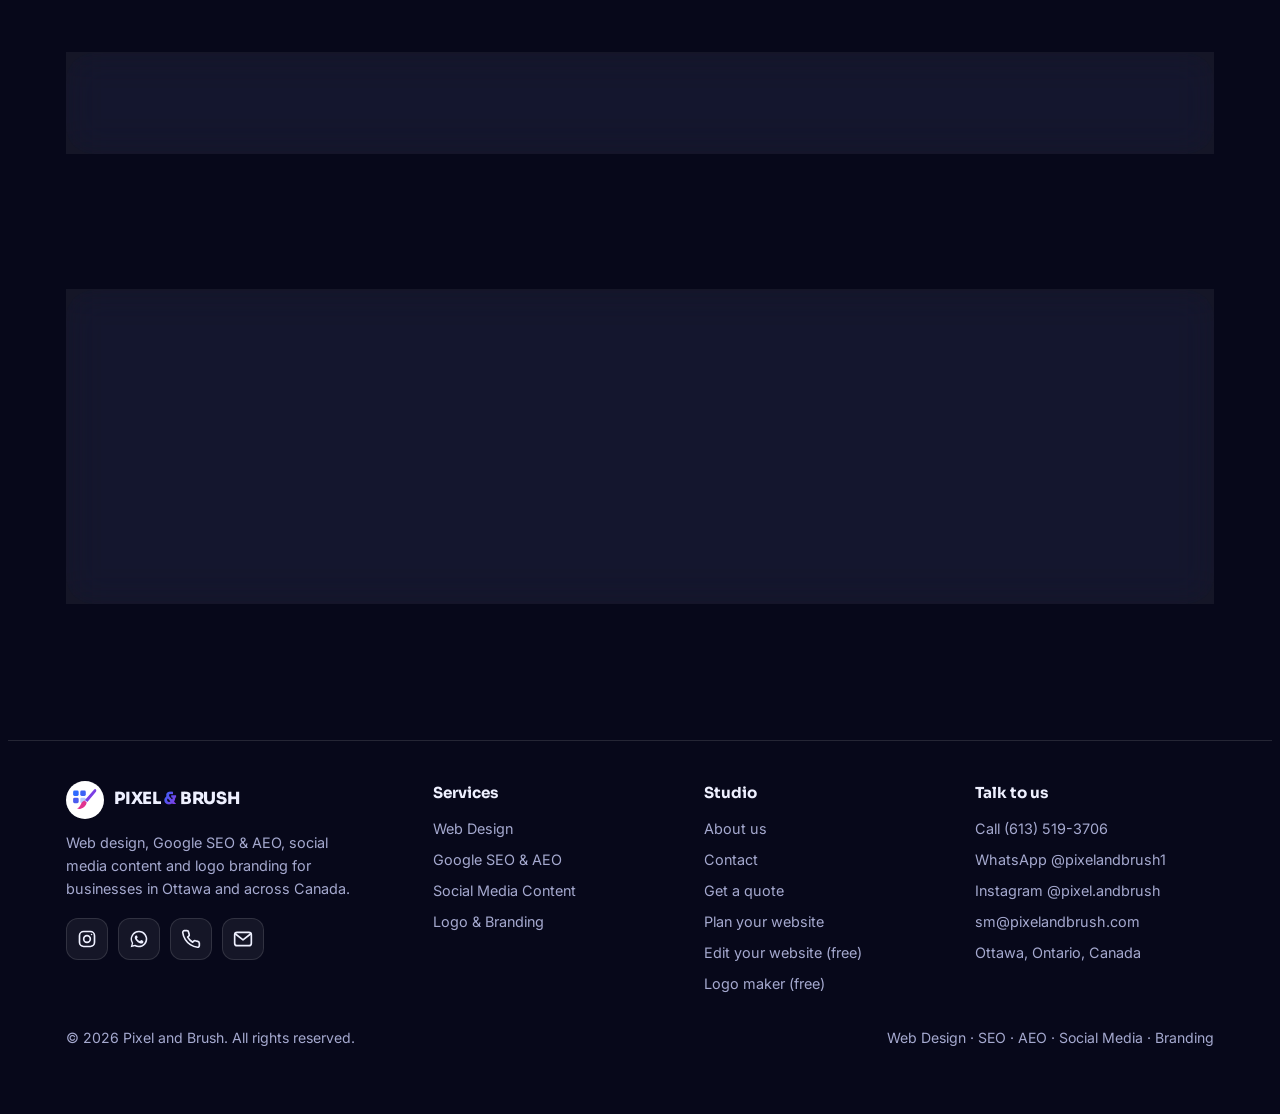
<file: social-media-content.html>
<!doctype html>
<html lang="en-CA">
<head>
<meta charset="utf-8">
<meta name="viewport" content="width=device-width, initial-scale=1, viewport-fit=cover">
<title>Social Media Content Creation in Ottawa | Pixel and Brush</title>
<meta name="claude:viewport-fit-sides" content="cover">
<meta name="description" content="Social media content creation in Ottawa: Instagram reels, carousels, Facebook, TikTok and LinkedIn posts with captions and monthly calendars. Call (613) 519-3706.">
<meta name="robots" content="index, follow, max-image-preview:large">
<link rel="canonical" href="https://pixelandbrush.com/social-media-content.html">
<meta name="theme-color" content="#07081a">
<meta property="og:type" content="website">
<meta property="og:site_name" content="Pixel and Brush">
<meta property="og:title" content="Social Media Content Creation in Ottawa | Pixel and Brush">
<meta property="og:description" content="Social media content creation in Ottawa: Instagram reels, carousels, Facebook, TikTok and LinkedIn posts with captions and monthly calendars. Call (613) 519-3706.">
<meta property="og:url" content="https://pixelandbrush.com/social-media-content.html">
<meta property="og:locale" content="en_CA">
<meta name="twitter:card" content="summary_large_image">
<meta name="geo.region" content="CA-ON">
<meta name="geo.placename" content="Ottawa">
<link rel="icon" href="assets/logo.svg" type="image/svg+xml">
<link rel="preconnect" href="https://fonts.googleapis.com">
<link rel="preconnect" href="https://fonts.gstatic.com" crossorigin>
<link rel="stylesheet" href="https://fonts.googleapis.com/css2?family=Sora:wght@500;600;700;800&family=Inter:wght@400;500;600&family=JetBrains+Mono:wght@500&display=swap">
<link rel="stylesheet" href="assets/style.css">
<script type="application/ld+json">{"@context": "https://schema.org", "@graph": [{"@type": "ProfessionalService", "@id": "https://pixelandbrush.com/#business", "name": "Pixel and Brush", "url": "https://pixelandbrush.com/", "logo": "https://pixelandbrush.com/assets/logo.svg", "image": "https://pixelandbrush.com/assets/logo.svg", "description": "Pixel and Brush is a digital studio in Ottawa offering web design, Google SEO and AEO, social media content creation, and logo and branding.", "telephone": "+16135193706", "email": "sm@pixelandbrush.com", "priceRange": "$$", "sameAs": ["https://www.instagram.com/pixel.andbrush"], "address": {"@type": "PostalAddress", "addressLocality": "Ottawa", "addressRegion": "ON", "addressCountry": "CA"}, "areaServed": [{"@type": "City", "name": "Ottawa"}, {"@type": "Country", "name": "Canada"}], "contactPoint": {"@type": "ContactPoint", "telephone": "+16135193706", "contactType": "customer support", "email": "sm@pixelandbrush.com", "availableLanguage": ["English"]}, "hasOfferCatalog": {"@type": "OfferCatalog", "name": "Digital services", "itemListElement": [{"@type": "Offer", "itemOffered": {"@type": "Service", "name": "Web Design", "url": "https://pixelandbrush.com/web-design.html"}}, {"@type": "Offer", "itemOffered": {"@type": "Service", "name": "Google SEO & AEO", "url": "https://pixelandbrush.com/seo-aeo.html"}}, {"@type": "Offer", "itemOffered": {"@type": "Service", "name": "Social Media Content", "url": "https://pixelandbrush.com/social-media-content.html"}}, {"@type": "Offer", "itemOffered": {"@type": "Service", "name": "Logo & Branding", "url": "https://pixelandbrush.com/logo-branding.html"}}]}}, {"@type": "WebPage", "@id": "https://pixelandbrush.com/social-media-content.html#page", "url": "https://pixelandbrush.com/social-media-content.html", "name": "Social Media Content Creation in Ottawa | Pixel and Brush", "description": "Social media content creation in Ottawa: Instagram reels, carousels, Facebook, TikTok and LinkedIn posts with captions and monthly calendars. Call (613) 519-3706.", "isPartOf": {"@type": "WebSite", "@id": "https://pixelandbrush.com/#site", "url": "https://pixelandbrush.com/", "name": "Pixel and Brush"}, "about": {"@id": "https://pixelandbrush.com/#business"}}, {"@type": "Service", "name": "Social Media Content Creation", "serviceType": "Social Media Content Creation", "provider": {"@id": "https://pixelandbrush.com/#business"}, "areaServed": {"@type": "City", "name": "Ottawa"}, "url": "https://pixelandbrush.com/social-media-content.html", "description": "Social media content creation in Ottawa: Instagram reels, carousels, Facebook, TikTok and LinkedIn posts with captions and monthly calendars. Call (613) 519-3706."}, {"@type": "FAQPage", "mainEntity": [{"@type": "Question", "name": "Which social media platforms do you create content for?", "acceptedAnswer": {"@type": "Answer", "text": "Instagram, Facebook, TikTok, LinkedIn and YouTube Shorts. We size and adapt each post for the platform it is going to."}}, {"@type": "Question", "name": "How many posts do I get per month?", "acceptedAnswer": {"@type": "Answer", "text": "Packages are flexible, from a few posts a week to daily content. Call (613) 519-3706 or WhatsApp us and we will recommend a plan for your goals and budget."}}, {"@type": "Question", "name": "Do you post the content for us?", "acceptedAnswer": {"@type": "Answer", "text": "We can deliver content ready for you to post, or schedule and publish it for you."}}, {"@type": "Question", "name": "Can you film videos for reels?", "acceptedAnswer": {"@type": "Answer", "text": "We can edit footage you record on your phone into polished reels, and guide you on what to film. On-location shoots can be arranged on request."}}]}, {"@type": "BreadcrumbList", "itemListElement": [{"@type": "ListItem", "position": 1, "name": "Home", "item": "https://pixelandbrush.com/"}, {"@type": "ListItem", "position": 2, "name": "Social Media Content", "item": "https://pixelandbrush.com/social-media-content.html"}]}]}</script>
</head>
<body>
<div class="ambient" aria-hidden="true"><div class="blob b1"></div><div class="blob b2"></div><div class="blob b3"></div></div>
<div class="grain" aria-hidden="true"></div>
<svg width="0" height="0" style="position:absolute" aria-hidden="true"><defs><symbol id="wa" viewBox="0 0 24 24"><path fill="currentColor" d="M12 2a10 10 0 0 0-8.6 15.1L2 22l5-1.3A10 10 0 1 0 12 2Zm0 18.2c-1.6 0-3.1-.4-4.4-1.2l-.3-.2-3 .8.8-2.9-.2-.3A8.2 8.2 0 1 1 12 20.2Zm4.5-6.1c-.2-.1-1.5-.7-1.7-.8-.2-.1-.4-.1-.6.1l-.8 1c-.1.2-.3.2-.5.1a6.7 6.7 0 0 1-3.3-2.9c-.3-.4.3-.4.8-1.3.1-.2 0-.3 0-.4l-.8-1.8c-.2-.5-.4-.4-.6-.4h-.5c-.2 0-.4.1-.7.3-.2.3-.9.9-.9 2.2s.9 2.5 1 2.7c.1.2 1.8 2.8 4.4 3.9 1.6.7 2.3.8 3.1.6.5-.1 1.5-.6 1.7-1.2.2-.6.2-1.1.2-1.2-.1-.1-.3-.2-.5-.3Z"/></symbol></defs></svg>
<header id="top"><div class="wrap"><nav class="nav glass" aria-label="Main">
<a class="brand" href="index.html" aria-label="Pixel and Brush home"><svg viewBox="0 0 48 48" aria-hidden="true"><circle cx="24" cy="24" r="24" fill="#fff"/><rect x="9" y="12" width="7" height="7" rx="1.8" fill="#2f6bff"/><rect x="18" y="12" width="7" height="7" rx="1.8" fill="#3d63f5"/><rect x="9" y="21" width="7" height="7" rx="1.8" fill="#4a5bef"/><rect x="18" y="21" width="7" height="7" rx="1.8" fill="#2f6bff" opacity=".35"/><path d="M37.5 10.5c1.2 1 1 2.6-.2 3.8L27 26.5l-3-2.6 11.3-12.9c.6-.7 1.5-1 2.2-.5Z" fill="#7b3fe4"/><path d="M23.2 24.6l3 2.7c-.6 3.4-3 6.6-7.6 7.7-1.6.4-3.3.3-4.6-.3 2.6-1 3.6-2.6 4.6-4.9 1-2.4 2.5-4.4 4.6-5.2Z" fill="#e0338f"/></svg><span>PIXEL <span class="grad-text">&amp;</span> BRUSH<small>DIGITAL STUDIO</small></span></a>
<div class="links" id="links">
<a href="index.html">Home</a>
<div class="dd"><button type="button" aria-expanded="false" aria-haspopup="true">Services <svg width="12" height="12" viewBox="0 0 24 24" fill="none" stroke="currentColor" stroke-width="2.5"><path d="m6 9 6 6 6-6"/></svg></button><div class="dd-menu"><a href="web-design.html"><span><svg viewBox="0 0 24 24" fill="none" stroke="#fff" stroke-width="2" stroke-linecap="round" stroke-linejoin="round"><rect x="3" y="4" width="18" height="14" rx="2"/><path d="M3 8h18M8 21h8M12 18v3"/></svg></span><div>Web Design<small>Fast, custom websites that convert</small></div></a><a href="seo-aeo.html"><span><svg viewBox="0 0 24 24" fill="none" stroke="#fff" stroke-width="2" stroke-linecap="round"><circle cx="11" cy="11" r="7"/><path d="M20 20l-4-4M8 11h6M11 8v6"/></svg></span><div>Google SEO & AEO<small>Rank on Google, get cited by AI</small></div></a><a href="social-media-content.html"><span><svg viewBox="0 0 24 24" fill="none" stroke="#fff" stroke-width="2" stroke-linecap="round" stroke-linejoin="round"><rect x="3" y="3" width="18" height="18" rx="5"/><circle cx="12" cy="12" r="4"/><circle cx="17.5" cy="6.5" r=".8" fill="#fff"/></svg></span><div>Social Media Content<small>Reels, posts & monthly calendars</small></div></a><a href="logo-branding.html"><span><svg viewBox="0 0 24 24" fill="none" stroke="#fff" stroke-width="2" stroke-linecap="round" stroke-linejoin="round"><path d="M18.4 2.6a2 2 0 0 1 2.9 2.9L12 14.8 9.2 12z"/><path d="M9 12.5c-2.5 0-4 1.8-4 4 0 1.6-.8 2.6-2 3 4.5 1.5 9-.5 9-4.5z"/></svg></span><div>Logo & Branding<small>Logos and brand identity systems</small></div></a></div></div>
<div class="dd"><button type="button" aria-expanded="false" aria-haspopup="true">Free tools <svg width="12" height="12" viewBox="0 0 24 24" fill="none" stroke="currentColor" stroke-width="2.5"><path d="m6 9 6 6 6-6"/></svg></button><div class="dd-menu"><a href="website-planner.html"><span><svg viewBox="0 0 24 24" fill="none" stroke="#fff" stroke-width="2" stroke-linecap="round" stroke-linejoin="round"><rect x="3" y="4" width="18" height="16" rx="2"/><path d="M3 9h18M9 9v11"/></svg></span><div>Plan your website<small>Pick a look and sections, get a free quote</small></div></a><a href="website-editor.html"><span><svg viewBox="0 0 24 24" fill="none" stroke="#fff" stroke-width="2" stroke-linecap="round" stroke-linejoin="round"><path d="M12 20h9"/><path d="M16.5 3.5a2.1 2.1 0 0 1 3 3L7 19l-4 1 1-4z"/></svg></span><div>Edit your website<small>Upload your code and edit it without coding</small></div></a><a href="logo-maker.html"><span><svg viewBox="0 0 24 24" fill="none" stroke="#fff" stroke-width="2" stroke-linecap="round" stroke-linejoin="round"><circle cx="9" cy="9" r="5"/><path d="M14 13l7 7H11z"/></svg></span><div>Design your logo<small>Sketch a logo idea with brush and shapes</small></div></a></div></div>
<a href="about.html">About</a>
<a href="contact.html">Contact</a>
</div>
<div class="nav-actions">
<a class="btn btn-call" href="tel:+16135193706" aria-label="Call now (613) 519-3706"><svg viewBox="0 0 24 24" fill="none" stroke="currentColor" stroke-width="2" stroke-linecap="round" stroke-linejoin="round"><path d="M22 16.9v3a2 2 0 0 1-2.2 2 19.8 19.8 0 0 1-8.6-3.1 19.5 19.5 0 0 1-6-6A19.8 19.8 0 0 1 2.1 4.2 2 2 0 0 1 4.1 2h3a2 2 0 0 1 2 1.7c.1.9.4 1.8.7 2.7a2 2 0 0 1-.5 2.1L8 9.8a16 16 0 0 0 6 6l1.3-1.3a2 2 0 0 1 2.1-.4c.9.3 1.8.6 2.7.7a2 2 0 0 1 1.7 2z"/></svg><span class="num">(613) 519-3706</span></a>
<a class="btn btn-grad" href="https://wa.me/pixelandbrush1" target="_blank" rel="noopener"><svg viewBox="0 0 24 24" fill="currentColor" aria-hidden="true"><use href="#wa"/></svg><span>WhatsApp</span></a>
<button class="menu-btn" id="menuBtn" aria-label="Open menu" aria-expanded="false" aria-controls="links"><svg viewBox="0 0 24 24" width="20" height="20" fill="none" stroke="currentColor" stroke-width="2" stroke-linecap="round" aria-hidden="true"><path d="M4 7h16M4 12h16M4 17h10"/></svg></button>
</div></nav></div></header>
<main><div class="wrap phero"><nav aria-label="Breadcrumb" class="crumbs load"><ol><li><a href="index.html">Home</a></li><li><a href="index.html#services">Services</a></li><li aria-current="page">Social Media Content</li></ol></nav>
<span class="eyebrow load d1">Social Media Content Creation</span><h1 class="load d2">Social media content that <span class="grad-text">stops the scroll.</span></h1><p class="lead load d3">Reels, carousels, posts and stories designed in your brand style, with captions, hashtags and a monthly content calendar. You approve, we deliver it ready to post.</p><div class="load d4"><div class="ctas"><a class="btn btn-grad" href="tel:+16135193706"><svg viewBox="0 0 24 24" fill="none" stroke="currentColor" stroke-width="2" stroke-linecap="round" stroke-linejoin="round"><path d="M22 16.9v3a2 2 0 0 1-2.2 2 19.8 19.8 0 0 1-8.6-3.1 19.5 19.5 0 0 1-6-6A19.8 19.8 0 0 1 2.1 4.2 2 2 0 0 1 4.1 2h3a2 2 0 0 1 2 1.7c.1.9.4 1.8.7 2.7a2 2 0 0 1-.5 2.1L8 9.8a16 16 0 0 0 6 6l1.3-1.3a2 2 0 0 1 2.1-.4c.9.3 1.8.6 2.7.7a2 2 0 0 1 1.7 2z"/></svg>Call now (613) 519-3706</a>
<a class="btn btn-ghost" href="https://wa.me/pixelandbrush1" target="_blank" rel="noopener"><svg viewBox="0 0 24 24" fill="currentColor" aria-hidden="true"><use href="#wa"/></svg>Get a free quote on WhatsApp</a></div></div></div><section><div class="wrap"><div class="sec-head reveal"><div><span class="eyebrow">What's included</span><h2>Everything included in Social Media Content.</h2></div></div><div class="feat"><div class="f glass reveal"><div class="icon"><svg viewBox="0 0 24 24" fill="none" stroke="#fff" stroke-width="2" stroke-linecap="round"><path d="M12 21s-7-4.5-7-10a4 4 0 0 1 7-2.6A4 4 0 0 1 19 11c0 5.5-7 10-7 10z"/></svg></div><h3>Reels &amp; short video</h3><p>Edited vertical videos for Instagram, TikTok, Facebook and YouTube Shorts.</p></div><div class="f glass reveal"><div class="icon"><svg viewBox="0 0 24 24" fill="none" stroke="#fff" stroke-width="2" stroke-linejoin="round"><path d="m12 2 10 5-10 5L2 7z"/><path d="m2 12 10 5 10-5M2 17l10 5 10-5"/></svg></div><h3>Carousels &amp; posts</h3><p>On-brand graphics that educate, inspire and sell.</p></div><div class="f glass reveal"><div class="icon"><svg viewBox="0 0 24 24" fill="none" stroke="#fff" stroke-width="2" stroke-linecap="round"><path d="M12 20h9M16.5 3.5a2.1 2.1 0 0 1 3 3L7 19l-4 1 1-4z"/></svg></div><h3>Captions &amp; hashtags</h3><p>Copy written in your voice with research-backed hashtags.</p></div><div class="f glass reveal"><div class="icon"><svg viewBox="0 0 24 24" fill="none" stroke="#fff" stroke-width="2" stroke-linecap="round"><rect x="3" y="4" width="18" height="17" rx="3"/><path d="M3 9h18M8 2v4M16 2v4"/></svg></div><h3>Monthly content calendar</h3><p>A planned month of content so you never wonder what to post.</p></div><div class="f glass reveal"><div class="icon"><svg viewBox="0 0 24 24" fill="none" stroke="#fff" stroke-width="2"><path d="M2 12s3.6-7 10-7 10 7 10 7-3.6 7-10 7S2 12 2 12z"/><circle cx="12" cy="12" r="3"/></svg></div><h3>Stories &amp; highlights</h3><p>Story templates and highlight covers that match your brand.</p></div><div class="f glass reveal"><div class="icon"><svg viewBox="0 0 24 24" fill="none" stroke="#fff" stroke-width="2" stroke-linecap="round"><path d="M3 17l6-6 4 4 8-8M15 7h6v6"/></svg></div><h3>Performance review</h3><p>Monthly look at what worked, and what to make more of.</p></div></div></div></section><section><div class="wrap two"><div class="prose reveal"><span class="eyebrow">Why it matters</span><h2>Consistency builds trust. We make consistency easy.</h2><p>Posting regularly with a recognisable style keeps your business top of mind and gives new customers proof that you are active and professional.</p><p>We take care of the planning, design and writing, so all you need to do is approve and post, or let us schedule it for you.</p></div><ul class="check glass reveal"><li><div><strong>Platforms</strong><span>Instagram, Facebook, TikTok, LinkedIn and YouTube Shorts.</span></div></li><li><div><strong>Your brand style</strong><span>Fonts, colours and tone kept consistent in every post.</span></div></li><li><div><strong>Ready to publish</strong><span>Correct sizes for every platform, delivered in one folder.</span></div></li><li><div><strong>Fast approvals</strong><span>Review and request changes right on WhatsApp.</span></div></li></ul></div></section><section><div class="wrap"><div class="sec-head reveal"><div><span class="eyebrow">Our process</span><h2>How we deliver Social Media Content.</h2></div></div><div class="steps"><div class="step glass reveal"><div class="n">01</div><h3>Brand &amp; goals</h3><p>Audience, tone, platforms and content pillars.</p><div class="bar"><i style="--w:25%"></i></div></div><div class="step glass reveal"><div class="n">02</div><h3>Plan</h3><p>Monthly calendar of topics and formats.</p><div class="bar"><i style="--w:50%"></i></div></div><div class="step glass reveal"><div class="n">03</div><h3>Create</h3><p>Design, edit and write every post.</p><div class="bar"><i style="--w:75%"></i></div></div><div class="step glass reveal"><div class="n">04</div><h3>Approve &amp; post</h3><p>You review, we finalise and schedule.</p><div class="bar"><i style="--w:100%"></i></div></div></div></div></section><section><div class="wrap"><div class="sec-head reveal"><div><span class="eyebrow">FAQ</span><h2>Social Media Content questions, answered.</h2></div></div><div class="faq"><details class="glass reveal"><summary>Which social media platforms do you create content for?</summary><p>Instagram, Facebook, TikTok, LinkedIn and YouTube Shorts. We size and adapt each post for the platform it is going to.</p></details><details class="glass reveal"><summary>How many posts do I get per month?</summary><p>Packages are flexible, from a few posts a week to daily content. Call (613) 519-3706 or WhatsApp us and we will recommend a plan for your goals and budget.</p></details><details class="glass reveal"><summary>Do you post the content for us?</summary><p>We can deliver content ready for you to post, or schedule and publish it for you.</p></details><details class="glass reveal"><summary>Can you film videos for reels?</summary><p>We can edit footage you record on your phone into polished reels, and guide you on what to film. On-location shoots can be arranged on request.</p></details></div></div></section><section style="padding-block:0 40px"><div class="wrap"><a class="ig-band glass reveal" href="https://www.instagram.com/pixel.andbrush" target="_blank" rel="noopener me">
<span class="ig-ic"><svg viewBox="0 0 24 24" fill="none" stroke="currentColor" stroke-width="2" stroke-linecap="round" stroke-linejoin="round"><rect x="3" y="3" width="18" height="18" rx="5"/><circle cx="12" cy="12" r="4"/><circle cx="17.5" cy="6.5" r=".9" fill="currentColor" stroke="none"/></svg></span><span><strong>See our latest content on Instagram</strong><small>@pixel.andbrush</small></span><span class="btn btn-ghost">Follow <svg viewBox="0 0 24 24" fill="none" stroke="currentColor" stroke-width="2" stroke-linecap="round" aria-hidden="true"><path d="M5 12h14M13 6l6 6-6 6"/></svg></span></a></div></section><section><div class="wrap"><div class="cta-band glass reveal"><div><h2>Ready to show up on social every week?</h2><p>Call (613) 519-3706 or message us on WhatsApp for a free, no-pressure quote.</p></div><div class="ctas"><a class="btn btn-grad" href="tel:+16135193706"><svg viewBox="0 0 24 24" fill="none" stroke="currentColor" stroke-width="2" stroke-linecap="round" stroke-linejoin="round"><path d="M22 16.9v3a2 2 0 0 1-2.2 2 19.8 19.8 0 0 1-8.6-3.1 19.5 19.5 0 0 1-6-6A19.8 19.8 0 0 1 2.1 4.2 2 2 0 0 1 4.1 2h3a2 2 0 0 1 2 1.7c.1.9.4 1.8.7 2.7a2 2 0 0 1-.5 2.1L8 9.8a16 16 0 0 0 6 6l1.3-1.3a2 2 0 0 1 2.1-.4c.9.3 1.8.6 2.7.7a2 2 0 0 1 1.7 2z"/></svg>Call now (613) 519-3706</a>
<a class="btn btn-ghost" href="https://wa.me/pixelandbrush1" target="_blank" rel="noopener"><svg viewBox="0 0 24 24" fill="currentColor" aria-hidden="true"><use href="#wa"/></svg>Get a free quote on WhatsApp</a></div></div></div></section></main>
<footer><div class="wrap">
<div class="foot-grid">
<div><a class="brand" href="index.html"><svg viewBox="0 0 48 48" aria-hidden="true"><circle cx="24" cy="24" r="24" fill="#fff"/><rect x="9" y="12" width="7" height="7" rx="1.8" fill="#2f6bff"/><rect x="18" y="12" width="7" height="7" rx="1.8" fill="#3d63f5"/><rect x="9" y="21" width="7" height="7" rx="1.8" fill="#4a5bef"/><rect x="18" y="21" width="7" height="7" rx="1.8" fill="#2f6bff" opacity=".35"/><path d="M37.5 10.5c1.2 1 1 2.6-.2 3.8L27 26.5l-3-2.6 11.3-12.9c.6-.7 1.5-1 2.2-.5Z" fill="#7b3fe4"/><path d="M23.2 24.6l3 2.7c-.6 3.4-3 6.6-7.6 7.7-1.6.4-3.3.3-4.6-.3 2.6-1 3.6-2.6 4.6-4.9 1-2.4 2.5-4.4 4.6-5.2Z" fill="#e0338f"/></svg><span>PIXEL <span class="grad-text">&amp;</span> BRUSH</span></a>
<p>Web design, Google SEO &amp; AEO, social media content and logo branding for businesses in Ottawa and across Canada.</p><div class="socials"><a href="https://www.instagram.com/pixel.andbrush" target="_blank" rel="noopener me" aria-label="Pixel and Brush on Instagram"><svg viewBox="0 0 24 24" fill="none" stroke="currentColor" stroke-width="2" stroke-linecap="round" stroke-linejoin="round"><rect x="3" y="3" width="18" height="18" rx="5"/><circle cx="12" cy="12" r="4"/><circle cx="17.5" cy="6.5" r=".9" fill="currentColor" stroke="none"/></svg></a><a href="https://wa.me/pixelandbrush1" target="_blank" rel="noopener" aria-label="WhatsApp"><svg viewBox="0 0 24 24" fill="currentColor" aria-hidden="true"><use href="#wa"/></svg></a><a href="tel:+16135193706" aria-label="Call (613) 519-3706"><svg viewBox="0 0 24 24" fill="none" stroke="currentColor" stroke-width="2" stroke-linecap="round" stroke-linejoin="round"><path d="M22 16.9v3a2 2 0 0 1-2.2 2 19.8 19.8 0 0 1-8.6-3.1 19.5 19.5 0 0 1-6-6A19.8 19.8 0 0 1 2.1 4.2 2 2 0 0 1 4.1 2h3a2 2 0 0 1 2 1.7c.1.9.4 1.8.7 2.7a2 2 0 0 1-.5 2.1L8 9.8a16 16 0 0 0 6 6l1.3-1.3a2 2 0 0 1 2.1-.4c.9.3 1.8.6 2.7.7a2 2 0 0 1 1.7 2z"/></svg></a><a href="mailto:sm@pixelandbrush.com" aria-label="Email sm@pixelandbrush.com"><svg viewBox="0 0 24 24" fill="none" stroke="currentColor" stroke-width="2" stroke-linecap="round" stroke-linejoin="round"><rect x="2" y="4" width="20" height="16" rx="3"/><path d="m3 6 9 7 9-7"/></svg></a></div></div>
<div><h4>Services</h4><ul><li><a href="web-design.html">Web Design</a></li><li><a href="seo-aeo.html">Google SEO & AEO</a></li><li><a href="social-media-content.html">Social Media Content</a></li><li><a href="logo-branding.html">Logo & Branding</a></li></ul></div>
<div><h4>Studio</h4><ul><li><a href="about.html">About us</a></li><li><a href="contact.html">Contact</a></li><li><a href="contact.html#quote">Get a quote</a></li><li><a href="website-planner.html">Plan your website</a></li><li><a href="website-editor.html">Edit your website (free)</a></li><li><a href="logo-maker.html">Logo maker (free)</a></li></ul></div>
<div><h4>Talk to us</h4><ul><li><a href="tel:+16135193706">Call (613) 519-3706</a></li><li><a href="https://wa.me/pixelandbrush1" target="_blank" rel="noopener">WhatsApp @pixelandbrush1</a></li><li><a href="https://www.instagram.com/pixel.andbrush" target="_blank" rel="noopener me">Instagram @pixel.andbrush</a></li><li><a href="mailto:sm@pixelandbrush.com">sm@pixelandbrush.com</a></li><li>Ottawa, Ontario, Canada</li></ul></div>
</div>
<div class="foot"><span>© <span id="yr">2026</span> Pixel and Brush. All rights reserved.</span><span>Web Design · SEO · AEO · Social Media · Branding</span></div>
</div></footer>
<a class="fab-call" href="tel:+16135193706" aria-label="Call now (613) 519-3706"><span style="color:#fff;display:grid"><svg viewBox="0 0 24 24" fill="none" stroke="currentColor" stroke-width="2" stroke-linecap="round" stroke-linejoin="round"><path d="M22 16.9v3a2 2 0 0 1-2.2 2 19.8 19.8 0 0 1-8.6-3.1 19.5 19.5 0 0 1-6-6A19.8 19.8 0 0 1 2.1 4.2 2 2 0 0 1 4.1 2h3a2 2 0 0 1 2 1.7c.1.9.4 1.8.7 2.7a2 2 0 0 1-.5 2.1L8 9.8a16 16 0 0 0 6 6l1.3-1.3a2 2 0 0 1 2.1-.4c.9.3 1.8.6 2.7.7a2 2 0 0 1 1.7 2z"/></svg></span></a>
<a class="fab" href="https://wa.me/pixelandbrush1" target="_blank" rel="noopener" aria-label="Chat on WhatsApp"><svg viewBox="0 0 24 24" fill="#fff" aria-hidden="true"><use href="#wa"/></svg></a>
<script src="assets/main.js"></script>
</body>
</html>
</file>
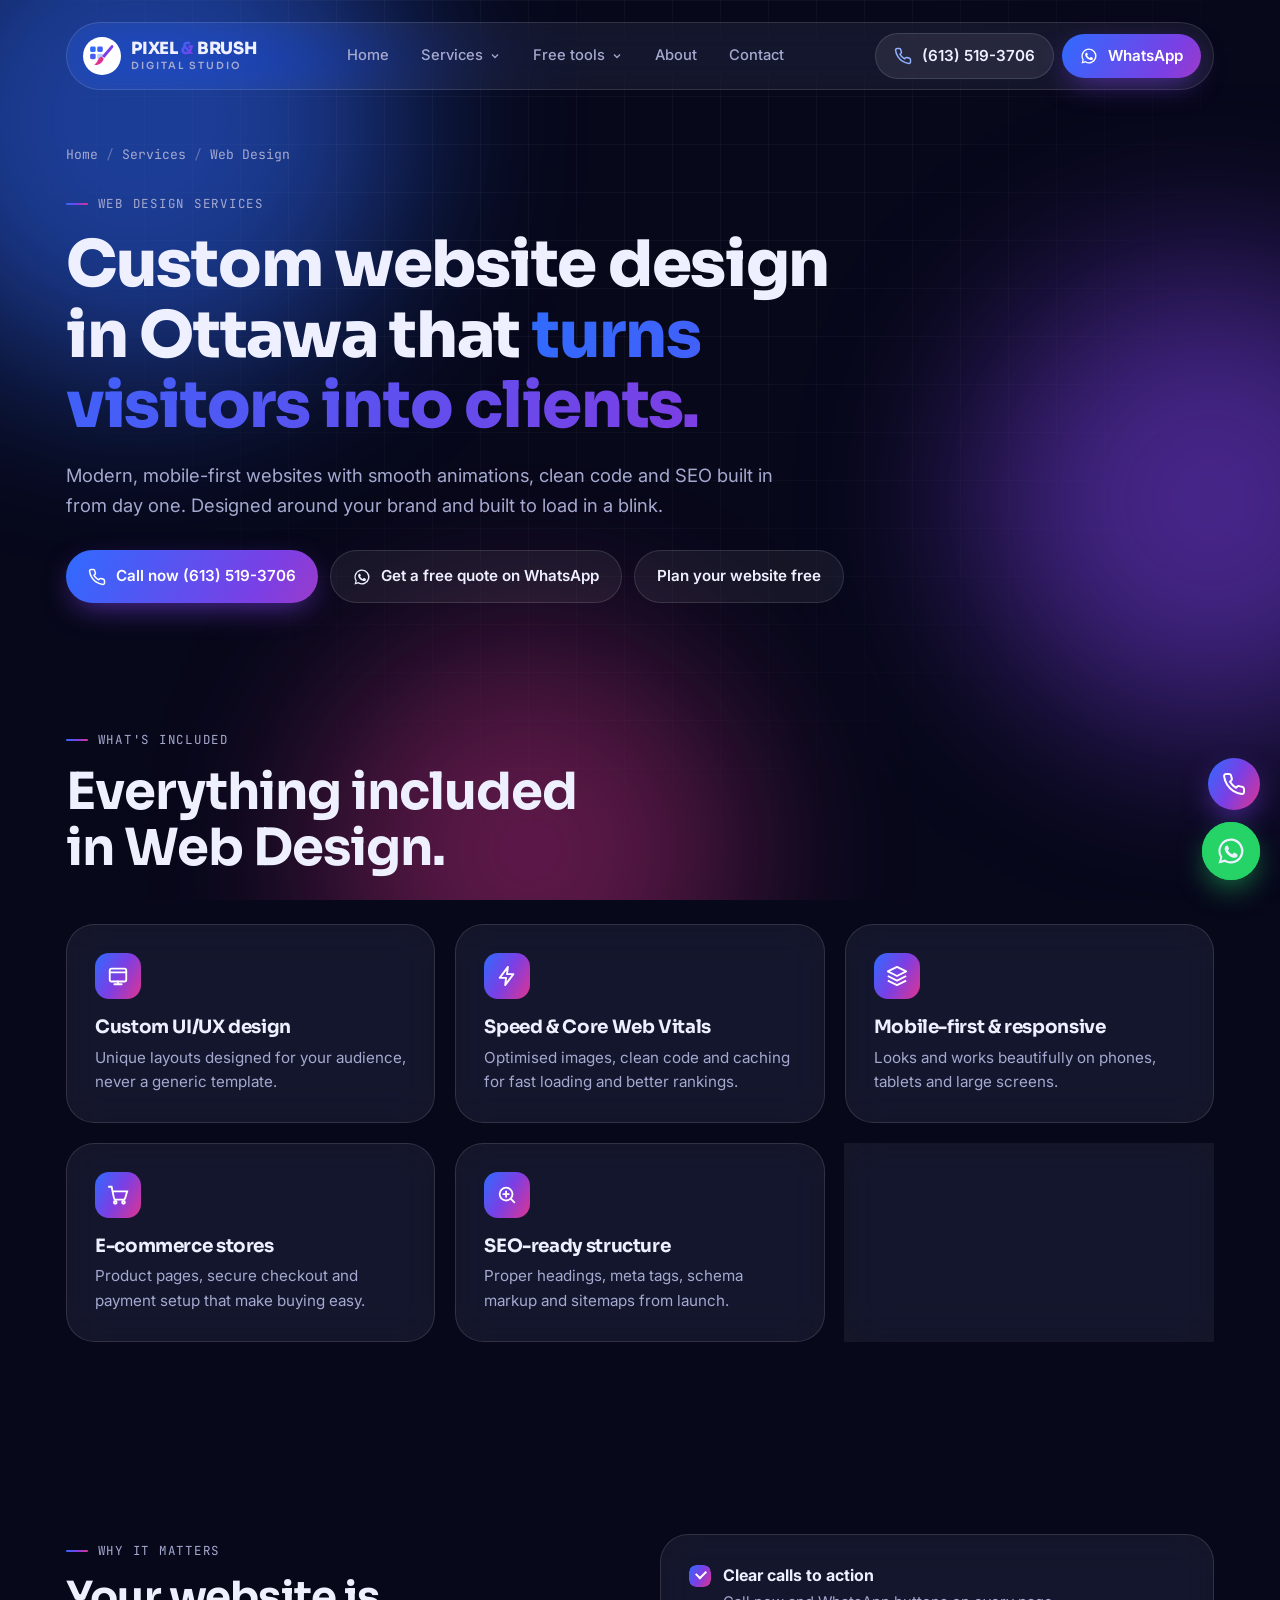
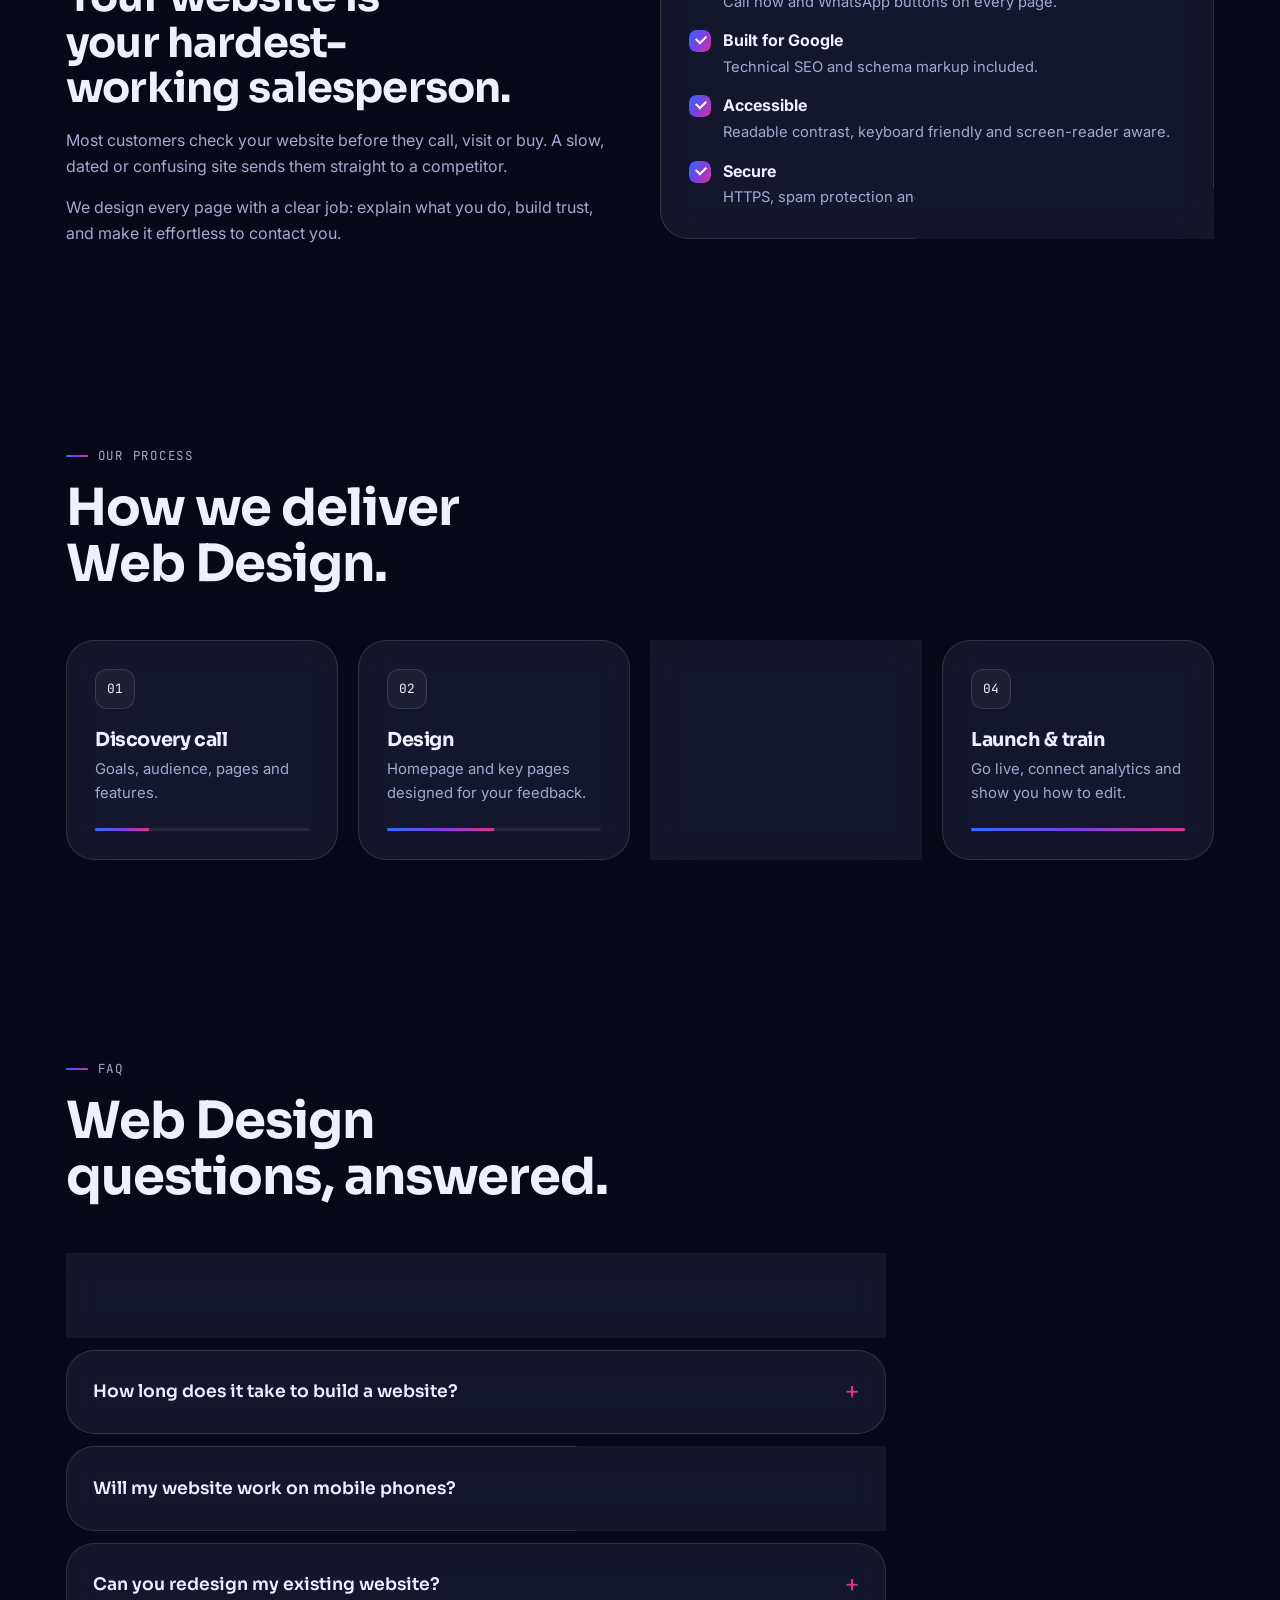
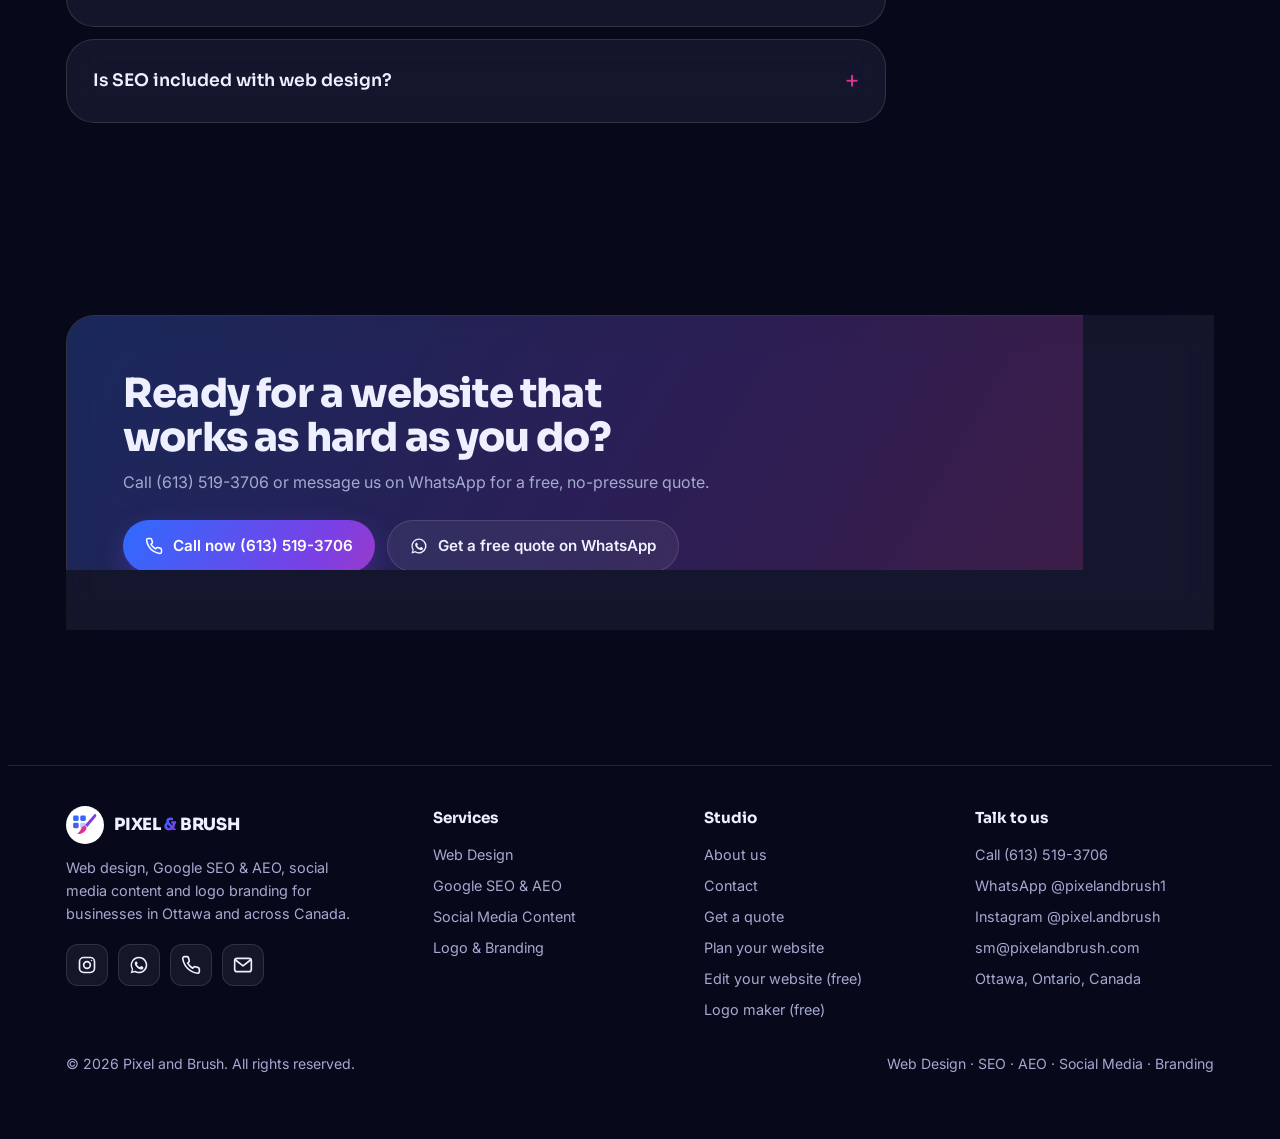
<file: web-design.html>
<!doctype html>
<html lang="en-CA">
<head>
<meta charset="utf-8">
<meta name="viewport" content="width=device-width, initial-scale=1, viewport-fit=cover">
<title>Web Design in Ottawa | Pixel and Brush</title>
<meta name="claude:viewport-fit-sides" content="cover">
<meta name="description" content="Custom web design in Ottawa by Pixel and Brush: fast, mobile-first, SEO-ready websites, landing pages and online stores. Call (613) 519-3706.">
<meta name="robots" content="index, follow, max-image-preview:large">
<link rel="canonical" href="https://pixelandbrush.com/web-design.html">
<meta name="theme-color" content="#07081a">
<meta property="og:type" content="website">
<meta property="og:site_name" content="Pixel and Brush">
<meta property="og:title" content="Web Design in Ottawa | Pixel and Brush">
<meta property="og:description" content="Custom web design in Ottawa by Pixel and Brush: fast, mobile-first, SEO-ready websites, landing pages and online stores. Call (613) 519-3706.">
<meta property="og:url" content="https://pixelandbrush.com/web-design.html">
<meta property="og:locale" content="en_CA">
<meta name="twitter:card" content="summary_large_image">
<meta name="geo.region" content="CA-ON">
<meta name="geo.placename" content="Ottawa">
<link rel="icon" href="assets/logo.svg" type="image/svg+xml">
<link rel="preconnect" href="https://fonts.googleapis.com">
<link rel="preconnect" href="https://fonts.gstatic.com" crossorigin>
<link rel="stylesheet" href="https://fonts.googleapis.com/css2?family=Sora:wght@500;600;700;800&family=Inter:wght@400;500;600&family=JetBrains+Mono:wght@500&display=swap">
<link rel="stylesheet" href="assets/style.css">
<script type="application/ld+json">{"@context": "https://schema.org", "@graph": [{"@type": "ProfessionalService", "@id": "https://pixelandbrush.com/#business", "name": "Pixel and Brush", "url": "https://pixelandbrush.com/", "logo": "https://pixelandbrush.com/assets/logo.svg", "image": "https://pixelandbrush.com/assets/logo.svg", "description": "Pixel and Brush is a digital studio in Ottawa offering web design, Google SEO and AEO, social media content creation, and logo and branding.", "telephone": "+16135193706", "email": "sm@pixelandbrush.com", "priceRange": "$$", "sameAs": ["https://www.instagram.com/pixel.andbrush"], "address": {"@type": "PostalAddress", "addressLocality": "Ottawa", "addressRegion": "ON", "addressCountry": "CA"}, "areaServed": [{"@type": "City", "name": "Ottawa"}, {"@type": "Country", "name": "Canada"}], "contactPoint": {"@type": "ContactPoint", "telephone": "+16135193706", "contactType": "customer support", "email": "sm@pixelandbrush.com", "availableLanguage": ["English"]}, "hasOfferCatalog": {"@type": "OfferCatalog", "name": "Digital services", "itemListElement": [{"@type": "Offer", "itemOffered": {"@type": "Service", "name": "Web Design", "url": "https://pixelandbrush.com/web-design.html"}}, {"@type": "Offer", "itemOffered": {"@type": "Service", "name": "Google SEO & AEO", "url": "https://pixelandbrush.com/seo-aeo.html"}}, {"@type": "Offer", "itemOffered": {"@type": "Service", "name": "Social Media Content", "url": "https://pixelandbrush.com/social-media-content.html"}}, {"@type": "Offer", "itemOffered": {"@type": "Service", "name": "Logo & Branding", "url": "https://pixelandbrush.com/logo-branding.html"}}]}}, {"@type": "WebPage", "@id": "https://pixelandbrush.com/web-design.html#page", "url": "https://pixelandbrush.com/web-design.html", "name": "Web Design in Ottawa | Pixel and Brush", "description": "Custom web design in Ottawa by Pixel and Brush: fast, mobile-first, SEO-ready websites, landing pages and online stores. Call (613) 519-3706.", "isPartOf": {"@type": "WebSite", "@id": "https://pixelandbrush.com/#site", "url": "https://pixelandbrush.com/", "name": "Pixel and Brush"}, "about": {"@id": "https://pixelandbrush.com/#business"}}, {"@type": "Service", "name": "Web Design", "serviceType": "Web Design", "provider": {"@id": "https://pixelandbrush.com/#business"}, "areaServed": {"@type": "City", "name": "Ottawa"}, "url": "https://pixelandbrush.com/web-design.html", "description": "Custom web design in Ottawa by Pixel and Brush: fast, mobile-first, SEO-ready websites, landing pages and online stores. Call (613) 519-3706."}, {"@type": "FAQPage", "mainEntity": [{"@type": "Question", "name": "How much does a website cost?", "acceptedAnswer": {"@type": "Answer", "text": "It depends on the number of pages and features. A landing page costs less than a full e-commerce store. Call (613) 519-3706 or WhatsApp us and we will send a clear, fixed quote."}}, {"@type": "Question", "name": "How long does it take to build a website?", "acceptedAnswer": {"@type": "Answer", "text": "A landing page usually takes 1 to 2 weeks. A full business website takes 3 to 5 weeks."}}, {"@type": "Question", "name": "Will my website work on mobile phones?", "acceptedAnswer": {"@type": "Answer", "text": "Yes. Every site we build is mobile-first and tested on phones, tablets and desktops."}}, {"@type": "Question", "name": "Can you redesign my existing website?", "acceptedAnswer": {"@type": "Answer", "text": "Yes. We can refresh your current site or rebuild it completely while keeping your existing Google rankings safe with proper redirects."}}, {"@type": "Question", "name": "Is SEO included with web design?", "acceptedAnswer": {"@type": "Answer", "text": "Every website includes on-page SEO basics: fast loading, meta tags, headings, schema and a sitemap. Ongoing SEO and AEO campaigns are available as a monthly service."}}]}, {"@type": "BreadcrumbList", "itemListElement": [{"@type": "ListItem", "position": 1, "name": "Home", "item": "https://pixelandbrush.com/"}, {"@type": "ListItem", "position": 2, "name": "Web Design", "item": "https://pixelandbrush.com/web-design.html"}]}]}</script>
</head>
<body>
<div class="ambient" aria-hidden="true"><div class="blob b1"></div><div class="blob b2"></div><div class="blob b3"></div></div>
<div class="grain" aria-hidden="true"></div>
<svg width="0" height="0" style="position:absolute" aria-hidden="true"><defs><symbol id="wa" viewBox="0 0 24 24"><path fill="currentColor" d="M12 2a10 10 0 0 0-8.6 15.1L2 22l5-1.3A10 10 0 1 0 12 2Zm0 18.2c-1.6 0-3.1-.4-4.4-1.2l-.3-.2-3 .8.8-2.9-.2-.3A8.2 8.2 0 1 1 12 20.2Zm4.5-6.1c-.2-.1-1.5-.7-1.7-.8-.2-.1-.4-.1-.6.1l-.8 1c-.1.2-.3.2-.5.1a6.7 6.7 0 0 1-3.3-2.9c-.3-.4.3-.4.8-1.3.1-.2 0-.3 0-.4l-.8-1.8c-.2-.5-.4-.4-.6-.4h-.5c-.2 0-.4.1-.7.3-.2.3-.9.9-.9 2.2s.9 2.5 1 2.7c.1.2 1.8 2.8 4.4 3.9 1.6.7 2.3.8 3.1.6.5-.1 1.5-.6 1.7-1.2.2-.6.2-1.1.2-1.2-.1-.1-.3-.2-.5-.3Z"/></symbol></defs></svg>
<header id="top"><div class="wrap"><nav class="nav glass" aria-label="Main">
<a class="brand" href="index.html" aria-label="Pixel and Brush home"><svg viewBox="0 0 48 48" aria-hidden="true"><circle cx="24" cy="24" r="24" fill="#fff"/><rect x="9" y="12" width="7" height="7" rx="1.8" fill="#2f6bff"/><rect x="18" y="12" width="7" height="7" rx="1.8" fill="#3d63f5"/><rect x="9" y="21" width="7" height="7" rx="1.8" fill="#4a5bef"/><rect x="18" y="21" width="7" height="7" rx="1.8" fill="#2f6bff" opacity=".35"/><path d="M37.5 10.5c1.2 1 1 2.6-.2 3.8L27 26.5l-3-2.6 11.3-12.9c.6-.7 1.5-1 2.2-.5Z" fill="#7b3fe4"/><path d="M23.2 24.6l3 2.7c-.6 3.4-3 6.6-7.6 7.7-1.6.4-3.3.3-4.6-.3 2.6-1 3.6-2.6 4.6-4.9 1-2.4 2.5-4.4 4.6-5.2Z" fill="#e0338f"/></svg><span>PIXEL <span class="grad-text">&amp;</span> BRUSH<small>DIGITAL STUDIO</small></span></a>
<div class="links" id="links">
<a href="index.html">Home</a>
<div class="dd"><button type="button" aria-expanded="false" aria-haspopup="true">Services <svg width="12" height="12" viewBox="0 0 24 24" fill="none" stroke="currentColor" stroke-width="2.5"><path d="m6 9 6 6 6-6"/></svg></button><div class="dd-menu"><a href="web-design.html"><span><svg viewBox="0 0 24 24" fill="none" stroke="#fff" stroke-width="2" stroke-linecap="round" stroke-linejoin="round"><rect x="3" y="4" width="18" height="14" rx="2"/><path d="M3 8h18M8 21h8M12 18v3"/></svg></span><div>Web Design<small>Fast, custom websites that convert</small></div></a><a href="seo-aeo.html"><span><svg viewBox="0 0 24 24" fill="none" stroke="#fff" stroke-width="2" stroke-linecap="round"><circle cx="11" cy="11" r="7"/><path d="M20 20l-4-4M8 11h6M11 8v6"/></svg></span><div>Google SEO & AEO<small>Rank on Google, get cited by AI</small></div></a><a href="social-media-content.html"><span><svg viewBox="0 0 24 24" fill="none" stroke="#fff" stroke-width="2" stroke-linecap="round" stroke-linejoin="round"><rect x="3" y="3" width="18" height="18" rx="5"/><circle cx="12" cy="12" r="4"/><circle cx="17.5" cy="6.5" r=".8" fill="#fff"/></svg></span><div>Social Media Content<small>Reels, posts & monthly calendars</small></div></a><a href="logo-branding.html"><span><svg viewBox="0 0 24 24" fill="none" stroke="#fff" stroke-width="2" stroke-linecap="round" stroke-linejoin="round"><path d="M18.4 2.6a2 2 0 0 1 2.9 2.9L12 14.8 9.2 12z"/><path d="M9 12.5c-2.5 0-4 1.8-4 4 0 1.6-.8 2.6-2 3 4.5 1.5 9-.5 9-4.5z"/></svg></span><div>Logo & Branding<small>Logos and brand identity systems</small></div></a></div></div>
<div class="dd"><button type="button" aria-expanded="false" aria-haspopup="true">Free tools <svg width="12" height="12" viewBox="0 0 24 24" fill="none" stroke="currentColor" stroke-width="2.5"><path d="m6 9 6 6 6-6"/></svg></button><div class="dd-menu"><a href="website-planner.html"><span><svg viewBox="0 0 24 24" fill="none" stroke="#fff" stroke-width="2" stroke-linecap="round" stroke-linejoin="round"><rect x="3" y="4" width="18" height="16" rx="2"/><path d="M3 9h18M9 9v11"/></svg></span><div>Plan your website<small>Pick a look and sections, get a free quote</small></div></a><a href="website-editor.html"><span><svg viewBox="0 0 24 24" fill="none" stroke="#fff" stroke-width="2" stroke-linecap="round" stroke-linejoin="round"><path d="M12 20h9"/><path d="M16.5 3.5a2.1 2.1 0 0 1 3 3L7 19l-4 1 1-4z"/></svg></span><div>Edit your website<small>Upload your code and edit it without coding</small></div></a><a href="logo-maker.html"><span><svg viewBox="0 0 24 24" fill="none" stroke="#fff" stroke-width="2" stroke-linecap="round" stroke-linejoin="round"><circle cx="9" cy="9" r="5"/><path d="M14 13l7 7H11z"/></svg></span><div>Design your logo<small>Sketch a logo idea with brush and shapes</small></div></a></div></div>
<a href="about.html">About</a>
<a href="contact.html">Contact</a>
</div>
<div class="nav-actions">
<a class="btn btn-call" href="tel:+16135193706" aria-label="Call now (613) 519-3706"><svg viewBox="0 0 24 24" fill="none" stroke="currentColor" stroke-width="2" stroke-linecap="round" stroke-linejoin="round"><path d="M22 16.9v3a2 2 0 0 1-2.2 2 19.8 19.8 0 0 1-8.6-3.1 19.5 19.5 0 0 1-6-6A19.8 19.8 0 0 1 2.1 4.2 2 2 0 0 1 4.1 2h3a2 2 0 0 1 2 1.7c.1.9.4 1.8.7 2.7a2 2 0 0 1-.5 2.1L8 9.8a16 16 0 0 0 6 6l1.3-1.3a2 2 0 0 1 2.1-.4c.9.3 1.8.6 2.7.7a2 2 0 0 1 1.7 2z"/></svg><span class="num">(613) 519-3706</span></a>
<a class="btn btn-grad" href="https://wa.me/pixelandbrush1" target="_blank" rel="noopener"><svg viewBox="0 0 24 24" fill="currentColor" aria-hidden="true"><use href="#wa"/></svg><span>WhatsApp</span></a>
<button class="menu-btn" id="menuBtn" aria-label="Open menu" aria-expanded="false" aria-controls="links"><svg viewBox="0 0 24 24" width="20" height="20" fill="none" stroke="currentColor" stroke-width="2" stroke-linecap="round" aria-hidden="true"><path d="M4 7h16M4 12h16M4 17h10"/></svg></button>
</div></nav></div></header>
<main><div class="wrap phero"><nav aria-label="Breadcrumb" class="crumbs load"><ol><li><a href="index.html">Home</a></li><li><a href="index.html#services">Services</a></li><li aria-current="page">Web Design</li></ol></nav>
<span class="eyebrow load d1">Web Design Services</span><h1 class="load d2">Custom website design in Ottawa that <span class="grad-text">turns visitors into clients.</span></h1><p class="lead load d3">Modern, mobile-first websites with smooth animations, clean code and SEO built in from day one. Designed around your brand and built to load in a blink.</p><div class="load d4"><div class="ctas"><a class="btn btn-grad" href="tel:+16135193706"><svg viewBox="0 0 24 24" fill="none" stroke="currentColor" stroke-width="2" stroke-linecap="round" stroke-linejoin="round"><path d="M22 16.9v3a2 2 0 0 1-2.2 2 19.8 19.8 0 0 1-8.6-3.1 19.5 19.5 0 0 1-6-6A19.8 19.8 0 0 1 2.1 4.2 2 2 0 0 1 4.1 2h3a2 2 0 0 1 2 1.7c.1.9.4 1.8.7 2.7a2 2 0 0 1-.5 2.1L8 9.8a16 16 0 0 0 6 6l1.3-1.3a2 2 0 0 1 2.1-.4c.9.3 1.8.6 2.7.7a2 2 0 0 1 1.7 2z"/></svg>Call now (613) 519-3706</a>
<a class="btn btn-ghost" href="https://wa.me/pixelandbrush1" target="_blank" rel="noopener"><svg viewBox="0 0 24 24" fill="currentColor" aria-hidden="true"><use href="#wa"/></svg>Get a free quote on WhatsApp</a>
<a class="btn btn-ghost" href="website-planner.html">Plan your website free</a></div></div></div><section><div class="wrap"><div class="sec-head reveal"><div><span class="eyebrow">What's included</span><h2>Everything included in Web Design.</h2></div></div><div class="feat"><div class="f glass reveal"><div class="icon"><svg viewBox="0 0 24 24" fill="none" stroke="#fff" stroke-width="2" stroke-linecap="round" stroke-linejoin="round"><rect x="3" y="4" width="18" height="14" rx="2"/><path d="M3 8h18M8 21h8M12 18v3"/></svg></div><h3>Custom UI/UX design</h3><p>Unique layouts designed for your audience, never a generic template.</p></div><div class="f glass reveal"><div class="icon"><svg viewBox="0 0 24 24" fill="none" stroke="#fff" stroke-width="2" stroke-linecap="round" stroke-linejoin="round"><path d="M13 2 4 14h7l-1 8 9-12h-7z"/></svg></div><h3>Speed &amp; Core Web Vitals</h3><p>Optimised images, clean code and caching for fast loading and better rankings.</p></div><div class="f glass reveal"><div class="icon"><svg viewBox="0 0 24 24" fill="none" stroke="#fff" stroke-width="2" stroke-linejoin="round"><path d="m12 2 10 5-10 5L2 7z"/><path d="m2 12 10 5 10-5M2 17l10 5 10-5"/></svg></div><h3>Mobile-first &amp; responsive</h3><p>Looks and works beautifully on phones, tablets and large screens.</p></div><div class="f glass reveal"><div class="icon"><svg viewBox="0 0 24 24" fill="none" stroke="#fff" stroke-width="2" stroke-linecap="round"><circle cx="9" cy="20" r="1.5"/><circle cx="18" cy="20" r="1.5"/><path d="M2 3h3l2.6 12.4a2 2 0 0 0 2 1.6h8.2a2 2 0 0 0 2-1.5L22 8H6"/></svg></div><h3>E-commerce stores</h3><p>Product pages, secure checkout and payment setup that make buying easy.</p></div><div class="f glass reveal"><div class="icon"><svg viewBox="0 0 24 24" fill="none" stroke="#fff" stroke-width="2" stroke-linecap="round"><circle cx="11" cy="11" r="7"/><path d="M20 20l-4-4M8 11h6M11 8v6"/></svg></div><h3>SEO-ready structure</h3><p>Proper headings, meta tags, schema markup and sitemaps from launch.</p></div><div class="f glass reveal"><div class="icon"><svg viewBox="0 0 24 24" fill="none" stroke="#fff" stroke-width="2" stroke-linecap="round"><path d="M12 20h9M16.5 3.5a2.1 2.1 0 0 1 3 3L7 19l-4 1 1-4z"/></svg></div><h3>Easy to update</h3><p>Edit your own text, photos and blog posts without calling a developer.</p></div></div></div></section><section><div class="wrap two"><div class="prose reveal"><span class="eyebrow">Why it matters</span><h2>Your website is your hardest-working salesperson.</h2><p>Most customers check your website before they call, visit or buy. A slow, dated or confusing site sends them straight to a competitor.</p><p>We design every page with a clear job: explain what you do, build trust, and make it effortless to contact you.</p></div><ul class="check glass reveal"><li><div><strong>Clear calls to action</strong><span>Call now and WhatsApp buttons on every page.</span></div></li><li><div><strong>Built for Google</strong><span>Technical SEO and schema markup included.</span></div></li><li><div><strong>Accessible</strong><span>Readable contrast, keyboard friendly and screen-reader aware.</span></div></li><li><div><strong>Secure</strong><span>HTTPS, spam protection and regular backups.</span></div></li></ul></div></section><section><div class="wrap"><div class="sec-head reveal"><div><span class="eyebrow">Our process</span><h2>How we deliver Web Design.</h2></div></div><div class="steps"><div class="step glass reveal"><div class="n">01</div><h3>Discovery call</h3><p>Goals, audience, pages and features.</p><div class="bar"><i style="--w:25%"></i></div></div><div class="step glass reveal"><div class="n">02</div><h3>Design</h3><p>Homepage and key pages designed for your feedback.</p><div class="bar"><i style="--w:50%"></i></div></div><div class="step glass reveal"><div class="n">03</div><h3>Build</h3><p>Development, content entry and SEO setup.</p><div class="bar"><i style="--w:75%"></i></div></div><div class="step glass reveal"><div class="n">04</div><h3>Launch &amp; train</h3><p>Go live, connect analytics and show you how to edit.</p><div class="bar"><i style="--w:100%"></i></div></div></div></div></section><section><div class="wrap"><div class="sec-head reveal"><div><span class="eyebrow">FAQ</span><h2>Web Design questions, answered.</h2></div></div><div class="faq"><details class="glass reveal"><summary>How much does a website cost?</summary><p>It depends on the number of pages and features. A landing page costs less than a full e-commerce store. Call (613) 519-3706 or WhatsApp us and we will send a clear, fixed quote.</p></details><details class="glass reveal"><summary>How long does it take to build a website?</summary><p>A landing page usually takes 1 to 2 weeks. A full business website takes 3 to 5 weeks.</p></details><details class="glass reveal"><summary>Will my website work on mobile phones?</summary><p>Yes. Every site we build is mobile-first and tested on phones, tablets and desktops.</p></details><details class="glass reveal"><summary>Can you redesign my existing website?</summary><p>Yes. We can refresh your current site or rebuild it completely while keeping your existing Google rankings safe with proper redirects.</p></details><details class="glass reveal"><summary>Is SEO included with web design?</summary><p>Every website includes on-page SEO basics: fast loading, meta tags, headings, schema and a sitemap. Ongoing SEO and AEO campaigns are available as a monthly service.</p></details></div></div></section><section><div class="wrap"><div class="cta-band glass reveal"><div><h2>Ready for a website that works as hard as you do?</h2><p>Call (613) 519-3706 or message us on WhatsApp for a free, no-pressure quote.</p></div><div class="ctas"><a class="btn btn-grad" href="tel:+16135193706"><svg viewBox="0 0 24 24" fill="none" stroke="currentColor" stroke-width="2" stroke-linecap="round" stroke-linejoin="round"><path d="M22 16.9v3a2 2 0 0 1-2.2 2 19.8 19.8 0 0 1-8.6-3.1 19.5 19.5 0 0 1-6-6A19.8 19.8 0 0 1 2.1 4.2 2 2 0 0 1 4.1 2h3a2 2 0 0 1 2 1.7c.1.9.4 1.8.7 2.7a2 2 0 0 1-.5 2.1L8 9.8a16 16 0 0 0 6 6l1.3-1.3a2 2 0 0 1 2.1-.4c.9.3 1.8.6 2.7.7a2 2 0 0 1 1.7 2z"/></svg>Call now (613) 519-3706</a>
<a class="btn btn-ghost" href="https://wa.me/pixelandbrush1" target="_blank" rel="noopener"><svg viewBox="0 0 24 24" fill="currentColor" aria-hidden="true"><use href="#wa"/></svg>Get a free quote on WhatsApp</a></div></div></div></section></main>
<footer><div class="wrap">
<div class="foot-grid">
<div><a class="brand" href="index.html"><svg viewBox="0 0 48 48" aria-hidden="true"><circle cx="24" cy="24" r="24" fill="#fff"/><rect x="9" y="12" width="7" height="7" rx="1.8" fill="#2f6bff"/><rect x="18" y="12" width="7" height="7" rx="1.8" fill="#3d63f5"/><rect x="9" y="21" width="7" height="7" rx="1.8" fill="#4a5bef"/><rect x="18" y="21" width="7" height="7" rx="1.8" fill="#2f6bff" opacity=".35"/><path d="M37.5 10.5c1.2 1 1 2.6-.2 3.8L27 26.5l-3-2.6 11.3-12.9c.6-.7 1.5-1 2.2-.5Z" fill="#7b3fe4"/><path d="M23.2 24.6l3 2.7c-.6 3.4-3 6.6-7.6 7.7-1.6.4-3.3.3-4.6-.3 2.6-1 3.6-2.6 4.6-4.9 1-2.4 2.5-4.4 4.6-5.2Z" fill="#e0338f"/></svg><span>PIXEL <span class="grad-text">&amp;</span> BRUSH</span></a>
<p>Web design, Google SEO &amp; AEO, social media content and logo branding for businesses in Ottawa and across Canada.</p><div class="socials"><a href="https://www.instagram.com/pixel.andbrush" target="_blank" rel="noopener me" aria-label="Pixel and Brush on Instagram"><svg viewBox="0 0 24 24" fill="none" stroke="currentColor" stroke-width="2" stroke-linecap="round" stroke-linejoin="round"><rect x="3" y="3" width="18" height="18" rx="5"/><circle cx="12" cy="12" r="4"/><circle cx="17.5" cy="6.5" r=".9" fill="currentColor" stroke="none"/></svg></a><a href="https://wa.me/pixelandbrush1" target="_blank" rel="noopener" aria-label="WhatsApp"><svg viewBox="0 0 24 24" fill="currentColor" aria-hidden="true"><use href="#wa"/></svg></a><a href="tel:+16135193706" aria-label="Call (613) 519-3706"><svg viewBox="0 0 24 24" fill="none" stroke="currentColor" stroke-width="2" stroke-linecap="round" stroke-linejoin="round"><path d="M22 16.9v3a2 2 0 0 1-2.2 2 19.8 19.8 0 0 1-8.6-3.1 19.5 19.5 0 0 1-6-6A19.8 19.8 0 0 1 2.1 4.2 2 2 0 0 1 4.1 2h3a2 2 0 0 1 2 1.7c.1.9.4 1.8.7 2.7a2 2 0 0 1-.5 2.1L8 9.8a16 16 0 0 0 6 6l1.3-1.3a2 2 0 0 1 2.1-.4c.9.3 1.8.6 2.7.7a2 2 0 0 1 1.7 2z"/></svg></a><a href="mailto:sm@pixelandbrush.com" aria-label="Email sm@pixelandbrush.com"><svg viewBox="0 0 24 24" fill="none" stroke="currentColor" stroke-width="2" stroke-linecap="round" stroke-linejoin="round"><rect x="2" y="4" width="20" height="16" rx="3"/><path d="m3 6 9 7 9-7"/></svg></a></div></div>
<div><h4>Services</h4><ul><li><a href="web-design.html">Web Design</a></li><li><a href="seo-aeo.html">Google SEO & AEO</a></li><li><a href="social-media-content.html">Social Media Content</a></li><li><a href="logo-branding.html">Logo & Branding</a></li></ul></div>
<div><h4>Studio</h4><ul><li><a href="about.html">About us</a></li><li><a href="contact.html">Contact</a></li><li><a href="contact.html#quote">Get a quote</a></li><li><a href="website-planner.html">Plan your website</a></li><li><a href="website-editor.html">Edit your website (free)</a></li><li><a href="logo-maker.html">Logo maker (free)</a></li></ul></div>
<div><h4>Talk to us</h4><ul><li><a href="tel:+16135193706">Call (613) 519-3706</a></li><li><a href="https://wa.me/pixelandbrush1" target="_blank" rel="noopener">WhatsApp @pixelandbrush1</a></li><li><a href="https://www.instagram.com/pixel.andbrush" target="_blank" rel="noopener me">Instagram @pixel.andbrush</a></li><li><a href="mailto:sm@pixelandbrush.com">sm@pixelandbrush.com</a></li><li>Ottawa, Ontario, Canada</li></ul></div>
</div>
<div class="foot"><span>© <span id="yr">2026</span> Pixel and Brush. All rights reserved.</span><span>Web Design · SEO · AEO · Social Media · Branding</span></div>
</div></footer>
<a class="fab-call" href="tel:+16135193706" aria-label="Call now (613) 519-3706"><span style="color:#fff;display:grid"><svg viewBox="0 0 24 24" fill="none" stroke="currentColor" stroke-width="2" stroke-linecap="round" stroke-linejoin="round"><path d="M22 16.9v3a2 2 0 0 1-2.2 2 19.8 19.8 0 0 1-8.6-3.1 19.5 19.5 0 0 1-6-6A19.8 19.8 0 0 1 2.1 4.2 2 2 0 0 1 4.1 2h3a2 2 0 0 1 2 1.7c.1.9.4 1.8.7 2.7a2 2 0 0 1-.5 2.1L8 9.8a16 16 0 0 0 6 6l1.3-1.3a2 2 0 0 1 2.1-.4c.9.3 1.8.6 2.7.7a2 2 0 0 1 1.7 2z"/></svg></span></a>
<a class="fab" href="https://wa.me/pixelandbrush1" target="_blank" rel="noopener" aria-label="Chat on WhatsApp"><svg viewBox="0 0 24 24" fill="#fff" aria-hidden="true"><use href="#wa"/></svg></a>
<script src="assets/main.js"></script>
</body>
</html>
</file>
<file: assets/style.css>
/* Layout: dark glass studio. Gradient ground lifted straight from the logo (blue → violet → magenta), frosted panels floating over slow-moving colour blobs. */
:root{
  --ink:#07081a;            /* page ground */
  --ink-2:#0d0f2a;
  --glass:rgba(255,255,255,.06);
  --glass-strong:rgba(255,255,255,.10);
  --line:rgba(255,255,255,.12);
  --fg:#eef0ff;
  --muted:#a5a9cf;
  --blue:#2f6bff;           /* pixel squares */
  --violet:#7b3fe4;         /* "PIXEL" type */
  --magenta:#e0338f;        /* brush tip, "BRUSH" */
  --grad:linear-gradient(120deg,var(--blue) 0%,var(--violet) 50%,var(--magenta) 100%);
  --wa:#25d366;
  --f-display:"Sora","Space Grotesk",system-ui,sans-serif;
  --f-body:"Inter",system-ui,-apple-system,"Segoe UI",sans-serif;
  --f-mono:"JetBrains Mono",ui-monospace,Menlo,monospace;
  --r-lg:28px; --r-md:18px;
  color-scheme:dark;
}
*{box-sizing:border-box}
html{scroll-behavior:smooth}
body{background:var(--ink);color:var(--fg);font-family:var(--f-body);font-size:16px;line-height:1.6;overflow-x:hidden;-webkit-font-smoothing:antialiased}
body::before{content:"";position:fixed;inset:0 0 auto;height:env(safe-area-inset-top,0px);z-index:60;background:rgba(7,8,26,.7)}
a{color:inherit;text-decoration:none}
h1,h2,h3{font-family:var(--f-display);line-height:1.1;margin:0;text-wrap:balance;letter-spacing:-.02em}
p{margin:0}
:focus-visible{outline:2px solid var(--magenta);outline-offset:3px;border-radius:8px}
.wrap{max-width:1180px;margin:0 auto;padding-left:max(16px,env(safe-area-inset-left,0px));padding-right:max(16px,env(safe-area-inset-right,0px))}
.grad-text{background:var(--grad);-webkit-background-clip:text;background-clip:text;color:transparent;background-size:200% 100%;animation:sheen 8s ease-in-out infinite alternate}
@keyframes sheen{to{background-position:100% 0}}
.eyebrow{font-family:var(--f-mono);font-size:.78rem;letter-spacing:.14em;text-transform:uppercase;color:var(--muted);display:inline-flex;align-items:center;gap:.6rem}
.eyebrow::before{content:"";width:22px;height:2px;background:var(--grad);border-radius:2px}

/* ambient blobs */
.ambient{position:fixed;inset:0;z-index:-1;overflow:hidden;pointer-events:none}
.blob{position:absolute;border-radius:50%;filter:blur(90px);opacity:.55;animation:float 22s ease-in-out infinite alternate}
.b1{width:520px;height:520px;background:var(--blue);top:-140px;left:-120px}
.b2{width:460px;height:460px;background:var(--violet);top:30%;right:-160px;animation-duration:26s}
.b3{width:420px;height:420px;background:var(--magenta);bottom:-160px;left:25%;opacity:.4;animation-duration:30s}
@keyframes float{0%{transform:translate(0,0) scale(1)}50%{transform:translate(60px,40px) scale(1.08)}100%{transform:translate(-40px,80px) scale(.95)}}
.grain{position:fixed;inset:0;z-index:-1;pointer-events:none;background-image:linear-gradient(rgba(255,255,255,.035) 1px,transparent 1px),linear-gradient(90deg,rgba(255,255,255,.035) 1px,transparent 1px);background-size:48px 48px;mask-image:radial-gradient(ellipse at 50% 0%,#000 30%,transparent 75%)}

/* glass */
.glass{background:var(--glass);border:1px solid var(--line);backdrop-filter:blur(18px) saturate(140%);-webkit-backdrop-filter:blur(18px) saturate(140%);border-radius:var(--r-lg)}

/* nav */
header{position:sticky;top:env(safe-area-inset-top,0px);z-index:50;padding-block:14px}
.nav{display:flex;align-items:center;justify-content:space-between;gap:16px;padding:10px 12px 10px 16px;border-radius:999px;transition:background .3s,box-shadow .3s}
header.scrolled .nav{background:rgba(13,15,42,.72);box-shadow:0 10px 40px rgba(0,0,0,.35)}
.brand{display:flex;align-items:center;gap:10px;font-family:var(--f-display);font-weight:800;font-size:1.05rem;letter-spacing:-.01em;line-height:1}
.brand svg{width:38px;height:38px;flex:none}
.brand small{display:block;font-size:.62rem;font-weight:600;letter-spacing:.2em;color:var(--muted);margin-top:3px}
.links{display:flex;gap:4px}
.links a{padding:8px 14px;border-radius:999px;color:var(--muted);font-size:.92rem;font-weight:500;transition:color .2s,background .2s}
.links a:hover{color:var(--fg);background:var(--glass)}
.btn{display:inline-flex;align-items:center;justify-content:center;gap:10px;padding:13px 22px;border-radius:999px;font-weight:600;font-size:.95rem;border:0;cursor:pointer;font-family:var(--f-body);transition:transform .25s cubic-bezier(.2,.8,.2,1),box-shadow .25s,background .25s}
.btn svg{width:18px;height:18px;flex:none}
.btn-grad{background:var(--grad);background-size:160% 100%;color:#fff;box-shadow:0 10px 30px -8px rgba(123,63,228,.7)}
.btn-grad:hover{transform:translateY(-2px);background-position:100% 0;box-shadow:0 16px 40px -8px rgba(224,51,143,.7)}
.btn-ghost{background:var(--glass);border:1px solid var(--line);color:var(--fg)}
.btn-ghost:hover{background:var(--glass-strong);transform:translateY(-2px)}
.nav .btn{padding:10px 18px}
.menu-btn{display:none;background:var(--glass);border:1px solid var(--line);color:var(--fg);width:42px;height:42px;border-radius:50%;cursor:pointer}

/* hero */
.hero{padding-block:56px 40px;display:grid;grid-template-columns:1.1fr .9fr;gap:48px;align-items:center}
.hero > *{min-width:0}
.hero h1{font-size:clamp(2.5rem,6vw,4.6rem);font-weight:800;margin-top:18px}
.hero p.lead{font-size:1.15rem;color:var(--muted);max-width:52ch;margin-top:22px}
.hero .ctas{display:flex;flex-wrap:wrap;gap:12px;margin-top:32px}
.tags{display:flex;flex-wrap:wrap;gap:8px;margin-top:34px}
.tag{font-size:.82rem;padding:6px 12px;border-radius:999px;border:1px solid var(--line);background:var(--glass);color:var(--muted)}
.load{animation:rise .9s cubic-bezier(.2,.8,.2,1) both}
.d1{animation-delay:.08s}.d2{animation-delay:.18s}.d3{animation-delay:.28s}.d4{animation-delay:.38s}.d5{animation-delay:.5s}
@keyframes rise{from{opacity:0;transform:translateY(24px)}to{opacity:1;transform:none}}

/* hero visual: stacked glass mock */
.stage{position:relative;aspect-ratio:1/1.02;max-width:100%}
.mock{position:absolute;inset:6% 4% 14% 8%;padding:18px;overflow:hidden;animation:bob 7s ease-in-out infinite}
.mock .bar{display:flex;gap:6px;margin-bottom:16px}
.mock .bar i{width:10px;height:10px;border-radius:50%;background:rgba(255,255,255,.25)}
.mock .hero-block{height:38%;border-radius:16px;background:var(--grad);opacity:.9;position:relative;overflow:hidden}
.mock .hero-block::after{content:"";position:absolute;inset:0;background:linear-gradient(100deg,transparent 30%,rgba(255,255,255,.35) 50%,transparent 70%);transform:translateX(-100%);animation:shine 3.6s ease-in-out infinite}
@keyframes shine{60%,100%{transform:translateX(100%)}}
.mock .rows{display:grid;grid-template-columns:repeat(3,1fr);gap:10px;margin-top:14px}
.mock .rows span{height:64px;border-radius:12px;background:rgba(255,255,255,.08);border:1px solid var(--line)}
.mock .lines{margin-top:14px;display:grid;gap:8px}
.mock .lines b{height:8px;border-radius:4px;background:rgba(255,255,255,.12)}
.mock .lines b:nth-child(2){width:70%}.mock .lines b:nth-child(3){width:45%}
.chip{position:absolute;padding:14px 16px;border-radius:var(--r-md);display:flex;align-items:center;gap:12px;font-size:.85rem;box-shadow:0 20px 50px -20px rgba(0,0,0,.6)}
.chip .ico{width:36px;height:36px;border-radius:10px;display:grid;place-items:center;background:var(--grad);flex:none}
.chip .ico svg{width:18px;height:18px}
.chip strong{display:block;font-family:var(--f-display);font-size:.95rem}
.chip span{color:var(--muted);font-size:.78rem}
.chip.c1{top:0;right:0;animation:bob 6s ease-in-out infinite .5s}
.chip.c2{bottom:4%;left:0;animation:bob 8s ease-in-out infinite 1s}
.chip.c3{bottom:20%;right:-2%;animation:bob 7s ease-in-out infinite 1.6s}
.serp{font-family:var(--f-mono);font-size:.72rem}
@keyframes bob{50%{transform:translateY(-12px)}}

/* marquee */
.marquee{border-block:1px solid var(--line);padding-block:18px;overflow:hidden;margin-top:40px;mask-image:linear-gradient(90deg,transparent,#000 12%,#000 88%,transparent)}
.track{display:flex;gap:48px;width:max-content;animation:scroll 32s linear infinite}
.track span{font-family:var(--f-display);font-weight:700;font-size:1.4rem;color:rgba(238,240,255,.35);white-space:nowrap;display:flex;align-items:center;gap:48px}
.track span::after{content:"";width:10px;height:10px;border-radius:3px;background:var(--grad)}
@keyframes scroll{to{transform:translateX(-50%)}}

/* sections */
section{padding-block:96px}
.sec-head{display:flex;flex-wrap:wrap;justify-content:space-between;align-items:end;gap:24px;margin-bottom:48px}
.sec-head h2{font-size:clamp(2rem,4.2vw,3.2rem);font-weight:700;margin-top:14px;max-width:18ch}
.sec-head p{color:var(--muted);max-width:44ch}

/* services */
.services{display:grid;grid-template-columns:repeat(2,1fr);gap:20px}
.card{position:relative;padding:34px;overflow:hidden;transition:transform .4s cubic-bezier(.2,.8,.2,1),border-color .3s;min-width:0}
.card::before{content:"";position:absolute;inset:0;background:radial-gradient(420px circle at var(--mx,50%) var(--my,50%),rgba(123,63,228,.28),transparent 45%);opacity:0;transition:opacity .3s;pointer-events:none}
.card:hover{transform:translateY(-6px);border-color:rgba(255,255,255,.22)}
.card:hover::before{opacity:1}
.card .icon{width:58px;height:58px;border-radius:16px;display:grid;place-items:center;background:var(--grad);box-shadow:0 12px 30px -10px rgba(224,51,143,.7)}
.card .icon svg{width:28px;height:28px}
.card h3{font-size:1.55rem;font-weight:700;margin-top:24px}
.card p{color:var(--muted);margin-top:12px;max-width:48ch}
.card ul{list-style:none;padding:0;margin:22px 0 0;display:flex;flex-wrap:wrap;gap:8px}
.card li{font-size:.8rem;padding:5px 11px;border-radius:999px;background:rgba(255,255,255,.06);border:1px solid var(--line)}
.card .kicker{position:absolute;top:30px;right:30px;font-family:var(--f-mono);font-size:.72rem;color:var(--muted);letter-spacing:.1em}

/* seo vs aeo */
.split{display:grid;grid-template-columns:1fr 1fr;gap:20px}
.split > *{min-width:0}
.answer{padding:30px}
.answer h3{font-size:1.25rem;font-weight:700;display:flex;align-items:center;gap:10px}
.answer h3 em{font-style:normal;font-family:var(--f-mono);font-size:.7rem;padding:4px 9px;border-radius:6px;background:var(--grad);letter-spacing:.06em}
.answer p{color:var(--muted);margin-top:10px}
.query{margin-top:20px;padding:16px;border-radius:14px;background:rgba(0,0,0,.25);border:1px solid var(--line);font-size:.88rem}
.query .q{font-family:var(--f-mono);font-size:.78rem;color:var(--muted);display:flex;align-items:center;gap:8px}
.query .res{margin-top:10px}
.query .res a{color:#8fb0ff;font-weight:600}
.query .res small{display:block;color:#57c78a;font-family:var(--f-mono);font-size:.72rem}
.ai-line{display:flex;gap:10px;align-items:flex-start;margin-top:10px}
.ai-dot{width:22px;height:22px;border-radius:50%;background:var(--grad);flex:none;margin-top:2px}
.typing::after{content:"▍";animation:blink 1s steps(1) infinite;color:var(--magenta)}
@keyframes blink{50%{opacity:0}}
.cite{display:inline-block;margin-top:8px;font-size:.75rem;padding:3px 9px;border-radius:999px;background:rgba(224,51,143,.18);border:1px solid rgba(224,51,143,.4)}

/* process */
.steps{display:grid;grid-template-columns:repeat(4,1fr);gap:20px;position:relative}
.step{padding:28px;min-width:0}
.step .n{font-family:var(--f-mono);font-size:.8rem;width:40px;height:40px;border-radius:12px;display:grid;place-items:center;border:1px solid var(--line);background:rgba(255,255,255,.04)}
.step h3{font-size:1.2rem;font-weight:700;margin-top:20px}
.step p{color:var(--muted);font-size:.93rem;margin-top:8px}
.step .bar{height:3px;border-radius:3px;background:rgba(255,255,255,.08);margin-top:22px;overflow:hidden}
.step .bar i{display:block;height:100%;background:var(--grad);width:var(--w)}

/* faq */
.faq{display:grid;gap:12px;max-width:820px}
details{padding:0 26px;border-radius:var(--r-md)}
summary{cursor:pointer;list-style:none;padding-block:22px;font-family:var(--f-display);font-weight:600;font-size:1.08rem;display:flex;justify-content:space-between;gap:16px;align-items:center}
summary::-webkit-details-marker{display:none}
summary::after{content:"+";font-size:1.5rem;font-weight:400;transition:transform .3s;color:var(--magenta)}
details[open] summary::after{transform:rotate(45deg)}
details p{color:var(--muted);padding-bottom:22px;max-width:65ch}

/* contact */
.contact{padding:clamp(28px,5vw,60px);display:grid;grid-template-columns:1fr 1fr;gap:48px;position:relative;overflow:hidden}
.contact > *{min-width:0}
.contact::before{content:"";position:absolute;width:480px;height:480px;border-radius:50%;background:var(--grad);filter:blur(100px);opacity:.35;top:-200px;right:-150px;pointer-events:none}
.contact h2{font-size:clamp(2rem,4vw,3rem);font-weight:800;margin-top:14px}
.contact .sub{color:var(--muted);margin-top:16px;max-width:42ch}
.handle{margin-top:28px;display:flex;align-items:center;gap:14px;padding:14px 16px;border-radius:var(--r-md);background:rgba(37,211,102,.1);border:1px solid rgba(37,211,102,.35);flex-wrap:wrap}
.handle .wa{width:46px;height:46px;border-radius:14px;background:var(--wa);display:grid;place-items:center;flex:none}
.handle .wa svg{width:26px;height:26px}
.handle .who{flex:1;min-width:0}
.handle .who span{font-size:.78rem;color:var(--muted);display:block}
.handle .who strong{font-family:var(--f-mono);font-size:1.1rem;user-select:all;word-break:break-all}
.copy{background:rgba(255,255,255,.08);border:1px solid var(--line);color:var(--fg);padding:9px 14px;border-radius:999px;cursor:pointer;font-size:.85rem;font-family:var(--f-body)}
.copy:hover{background:rgba(255,255,255,.14)}
form{display:grid;gap:14px;position:relative}
label{font-size:.82rem;color:var(--muted);display:grid;gap:6px}
input,select,textarea{font:inherit;color:var(--fg);background:rgba(0,0,0,.25);border:1px solid var(--line);border-radius:14px;padding:13px 15px;width:100%;transition:border-color .2s,box-shadow .2s}
textarea{resize:vertical;min-height:110px}
select option{background:var(--ink-2)}
input:focus,select:focus,textarea:focus{outline:none;border-color:var(--violet);box-shadow:0 0 0 4px rgba(123,63,228,.25)}
.svc-pick{display:flex;flex-wrap:wrap;gap:8px}
.svc-pick input{position:absolute;opacity:0;width:1px;height:1px}
.svc-pick span{display:inline-block;padding:8px 14px;border-radius:999px;border:1px solid var(--line);background:rgba(255,255,255,.04);font-size:.85rem;color:var(--fg);cursor:pointer;transition:all .2s}
.svc-pick input:checked + span{background:var(--grad);border-color:transparent}
.svc-pick input:focus-visible + span{outline:2px solid var(--magenta);outline-offset:2px}
.btn-wa{background:var(--wa);color:#05230f;width:100%;padding:15px}
.btn-wa:hover{transform:translateY(-2px);box-shadow:0 14px 34px -10px rgba(37,211,102,.7)}
.note{font-size:.8rem;color:var(--muted);min-height:1.2em}

footer{padding-block:40px 56px;border-top:1px solid var(--line);margin-top:40px}
.foot{display:flex;flex-wrap:wrap;justify-content:space-between;gap:20px;align-items:center;color:var(--muted);font-size:.88rem}

/* floating whatsapp */
.fab{position:fixed;right:calc(20px + env(safe-area-inset-right,0px));bottom:calc(20px + env(safe-area-inset-bottom,0px));z-index:40;width:58px;height:58px;border-radius:50%;background:var(--wa);display:grid;place-items:center;box-shadow:0 12px 30px -6px rgba(37,211,102,.6);transition:transform .25s}
.fab:hover{transform:scale(1.08)}
.fab svg{width:30px;height:30px}
.fab::after{content:"";position:absolute;inset:0;border-radius:50%;border:2px solid var(--wa);animation:ping 2.4s ease-out infinite}
@keyframes ping{from{transform:scale(1);opacity:.8}to{transform:scale(1.6);opacity:0}}

/* scroll reveal (only applied by JS to elements below the fold) */
.pre{opacity:0;transform:translateY(36px)}
.in{opacity:1;transform:none;transition:opacity .9s cubic-bezier(.2,.8,.2,1),transform .9s cubic-bezier(.2,.8,.2,1)}

@media (max-width:960px){
  .hero{grid-template-columns:1fr;gap:32px}
  .stage{max-width:520px;width:100%;margin:0 auto}
  .steps{grid-template-columns:repeat(2,1fr)}
  .contact{grid-template-columns:1fr}
  .links{display:none}
  .menu-btn{display:grid;place-items:center}
  .links.open{display:flex;position:absolute;top:72px;left:max(16px,env(safe-area-inset-left,0px));right:max(16px,env(safe-area-inset-right,0px));flex-direction:column;padding:12px;border-radius:22px;background:rgba(13,15,42,.92);backdrop-filter:blur(20px);-webkit-backdrop-filter:blur(20px);border:1px solid var(--line)}
}
@media (max-width:720px){
  .services,.split{grid-template-columns:1fr}
  .steps{grid-template-columns:1fr}
  section{padding-block:64px}
  .card{padding:26px}
  .nav .btn span{display:none}
  .chip{font-size:.78rem;padding:10px 12px}
  .chip .ico{width:30px;height:30px}
}
@media (prefers-reduced-motion:reduce){
  *,*::before,*::after{animation:none!important;transition:none!important}
  .pre{opacity:1;transform:none}
  html{scroll-behavior:auto}
}

/* ---------- multi-page additions ---------- */
.links a[aria-current="page"]{color:var(--fg);background:var(--glass-strong)}
.dd{position:relative}
.dd > button{background:none;border:0;font:inherit;color:var(--muted);font-size:.92rem;font-weight:500;padding:8px 14px;border-radius:999px;cursor:pointer;display:flex;align-items:center;gap:6px}
.dd > button:hover,.dd:focus-within > button{color:var(--fg);background:var(--glass)}
.dd-menu{position:absolute;top:calc(100% + 10px);left:50%;transform:translate(-50%,8px);min-width:280px;padding:10px;border-radius:20px;background:rgba(13,15,42,.94);border:1px solid var(--line);backdrop-filter:blur(20px);-webkit-backdrop-filter:blur(20px);display:grid;gap:2px;opacity:0;visibility:hidden;transition:opacity .25s,transform .25s,visibility .25s;box-shadow:0 30px 60px -20px rgba(0,0,0,.6)}
.dd:hover .dd-menu,.dd:focus-within .dd-menu,.dd.open .dd-menu{opacity:1;visibility:visible;transform:translate(-50%,0)}
.dd-menu a{display:flex;gap:12px;align-items:center;padding:10px 12px;border-radius:12px;color:var(--fg)}
.dd-menu a span{width:32px;height:32px;border-radius:10px;background:var(--grad);display:grid;place-items:center;flex:none}
.dd-menu a span svg{width:16px;height:16px}
.dd-menu a small{display:block;color:var(--muted);font-size:.76rem}
.btn-call{background:rgba(255,255,255,.08);border:1px solid var(--line);color:var(--fg)}
.btn-call:hover{background:rgba(255,255,255,.14);transform:translateY(-2px)}
.btn-call svg{color:#8fb0ff}
.nav-actions{display:flex;gap:8px;align-items:center}

.phero{padding-block:40px 24px}
.crumbs{display:flex;flex-wrap:wrap;gap:8px;font-size:.82rem;color:var(--muted);font-family:var(--f-mono);margin-bottom:22px}
.crumbs a:hover{color:var(--fg)}
.crumbs li{list-style:none;display:flex;gap:8px}
.crumbs li+li::before{content:"/";opacity:.5}
.crumbs ol{display:flex;flex-wrap:wrap;gap:8px;padding:0;margin:0}
.phero h1{font-size:clamp(2.3rem,5.4vw,4rem);font-weight:800;margin-top:16px;max-width:20ch}
.phero .lead{font-size:1.15rem;color:var(--muted);max-width:60ch;margin-top:20px}
.phero .ctas{display:flex;flex-wrap:wrap;gap:12px;margin-top:30px}

.feat{display:grid;grid-template-columns:repeat(3,1fr);gap:20px}
.feat .f{padding:28px;min-width:0}
.feat .f .icon{width:46px;height:46px;border-radius:14px;display:grid;place-items:center;background:var(--grad)}
.feat .f .icon svg{width:22px;height:22px}
.feat h3{font-size:1.15rem;font-weight:700;margin-top:18px}
.feat p{color:var(--muted);margin-top:8px;font-size:.95rem}

.two{display:grid;grid-template-columns:1fr 1fr;gap:40px;align-items:start}
.two > *{min-width:0}
.prose h2{font-size:clamp(1.8rem,3.4vw,2.6rem);font-weight:700;margin-top:14px}
.prose p{color:var(--muted);margin-top:16px;max-width:62ch}
.check{list-style:none;padding:28px;margin:0;display:grid;gap:14px}
.check li{display:flex;gap:12px;align-items:flex-start}
.check li::before{content:"";width:22px;height:22px;flex:none;border-radius:7px;background:var(--grad) ;margin-top:2px;
  -webkit-mask:url("data:image/svg+xml,%3Csvg xmlns='http://www.w3.org/2000/svg' viewBox='0 0 24 24'%3E%3Crect width='24' height='24' rx='7'/%3E%3C/svg%3E");}
.check li{position:relative}
.check li::after{content:"";position:absolute;left:7px;top:7px;width:8px;height:5px;border-left:2px solid #fff;border-bottom:2px solid #fff;transform:rotate(-45deg)}
.check strong{display:block}
.check span{color:var(--muted);font-size:.92rem}

.cta-band{padding:clamp(28px,5vw,56px);display:flex;flex-wrap:wrap;gap:24px;align-items:center;justify-content:space-between;position:relative;overflow:hidden}
.cta-band::before{content:"";position:absolute;inset:0;background:var(--grad);opacity:.22;pointer-events:none}
.cta-band > *{position:relative}
.cta-band h2{font-size:clamp(1.7rem,3.4vw,2.5rem);font-weight:800;max-width:20ch}
.cta-band p{color:var(--muted);margin-top:10px}
.cta-band .ctas{display:flex;flex-wrap:wrap;gap:12px}
.card .more{display:inline-flex;align-items:center;gap:8px;margin-top:22px;font-weight:600;font-size:.92rem}
.card .more svg{width:16px;height:16px;transition:transform .25s}
.card:hover .more svg{transform:translateX(4px)}
.card h3 a::after{content:"";position:absolute;inset:0}
.phone-big{font-family:var(--f-display);font-weight:800;font-size:clamp(1.6rem,3.4vw,2.3rem);letter-spacing:-.01em;user-select:all}
.contact-ways{display:grid;gap:12px;margin-top:28px}
.way{display:flex;align-items:center;gap:14px;padding:14px 16px;border-radius:var(--r-md);border:1px solid var(--line);background:rgba(255,255,255,.05);flex-wrap:wrap}
.way .ic{width:46px;height:46px;border-radius:14px;display:grid;place-items:center;flex:none}
.way .ic svg{width:24px;height:24px}
.way .who{flex:1;min-width:0}
.way .who span{font-size:.78rem;color:var(--muted);display:block}
.way .who strong{font-family:var(--f-mono);font-size:1.05rem;user-select:all}
.way.call .ic{background:var(--grad)}
.way.wa-way{background:rgba(37,211,102,.1);border-color:rgba(37,211,102,.35)}
.way.wa-way .ic{background:var(--wa)}
.foot-grid{display:grid;grid-template-columns:1.4fr 1fr 1fr 1fr;gap:32px;padding-bottom:32px}
.foot-grid > *{min-width:0}
.foot-grid h4{font-family:var(--f-display);font-size:.95rem;margin:0 0 12px}
.foot-grid ul{list-style:none;padding:0;margin:0;display:grid;gap:8px;color:var(--muted);font-size:.9rem}
.foot-grid a:hover{color:var(--fg)}
.foot-grid p{color:var(--muted);font-size:.9rem;margin-top:12px;max-width:34ch}
.fab-call{position:fixed;right:calc(20px + env(safe-area-inset-right,0px));bottom:calc(90px + env(safe-area-inset-bottom,0px));z-index:40;width:52px;height:52px;border-radius:50%;background:var(--grad);display:grid;place-items:center;box-shadow:0 12px 30px -6px rgba(123,63,228,.7);transition:transform .25s}
.fab-call:hover{transform:scale(1.08)}
.fab-call svg{width:24px;height:24px}
@media (max-width:1100px){.nav-actions .btn-call .num{display:none}}
@media (max-width:960px){
  .feat{grid-template-columns:1fr 1fr}
  .two{grid-template-columns:1fr}
  .foot-grid{grid-template-columns:1fr 1fr}
  .dd > button{display:none}
  .dd-menu{position:static;opacity:1;visibility:visible;transform:none;min-width:0;padding:0;background:none;border:0;box-shadow:none;backdrop-filter:none;-webkit-backdrop-filter:none}
  .links.open a{padding:10px 14px}
}
@media (max-width:720px){.feat{grid-template-columns:1fr}.foot-grid{grid-template-columns:1fr}}

/* instagram */
.socials{display:flex;gap:10px;margin-top:18px}
.socials a{width:42px;height:42px;border-radius:12px;display:grid;place-items:center;background:var(--glass);border:1px solid var(--line);color:var(--fg);transition:transform .25s,background .25s}
.socials a:hover{transform:translateY(-3px);background:var(--grad)}
.socials svg{width:20px;height:20px}
.way.ig-way{background:rgba(224,51,143,.1);border-color:rgba(224,51,143,.35)}
.way.ig-way .ic{background:linear-gradient(45deg,#f9ce34,#ee2a7b 50%,#6228d7);color:#fff}
.ig-band{display:flex;flex-wrap:wrap;align-items:center;gap:18px;padding:22px 26px;transition:transform .3s,border-color .3s}
.ig-band:hover{transform:translateY(-4px);border-color:rgba(224,51,143,.5)}
.ig-band > span:nth-child(2){flex:1;min-width:0}
.ig-band strong{display:block;font-family:var(--f-display);font-size:1.15rem}
.ig-band small{color:var(--muted);font-family:var(--f-mono)}
.ig-ic{width:54px;height:54px;border-radius:16px;display:grid;place-items:center;background:linear-gradient(45deg,#f9ce34,#ee2a7b 50%,#6228d7);color:#fff;flex:none}
.ig-ic svg{width:28px;height:28px}
.way.mail-way{background:rgba(47,107,255,.1);border-color:rgba(47,107,255,.35)}
.way.mail-way .ic{background:var(--blue);color:#fff}
.way .who{flex:1 1 150px}
.way .who strong{overflow-wrap:anywhere;font-size:clamp(.88rem,3.6vw,1.05rem)}
</file>
